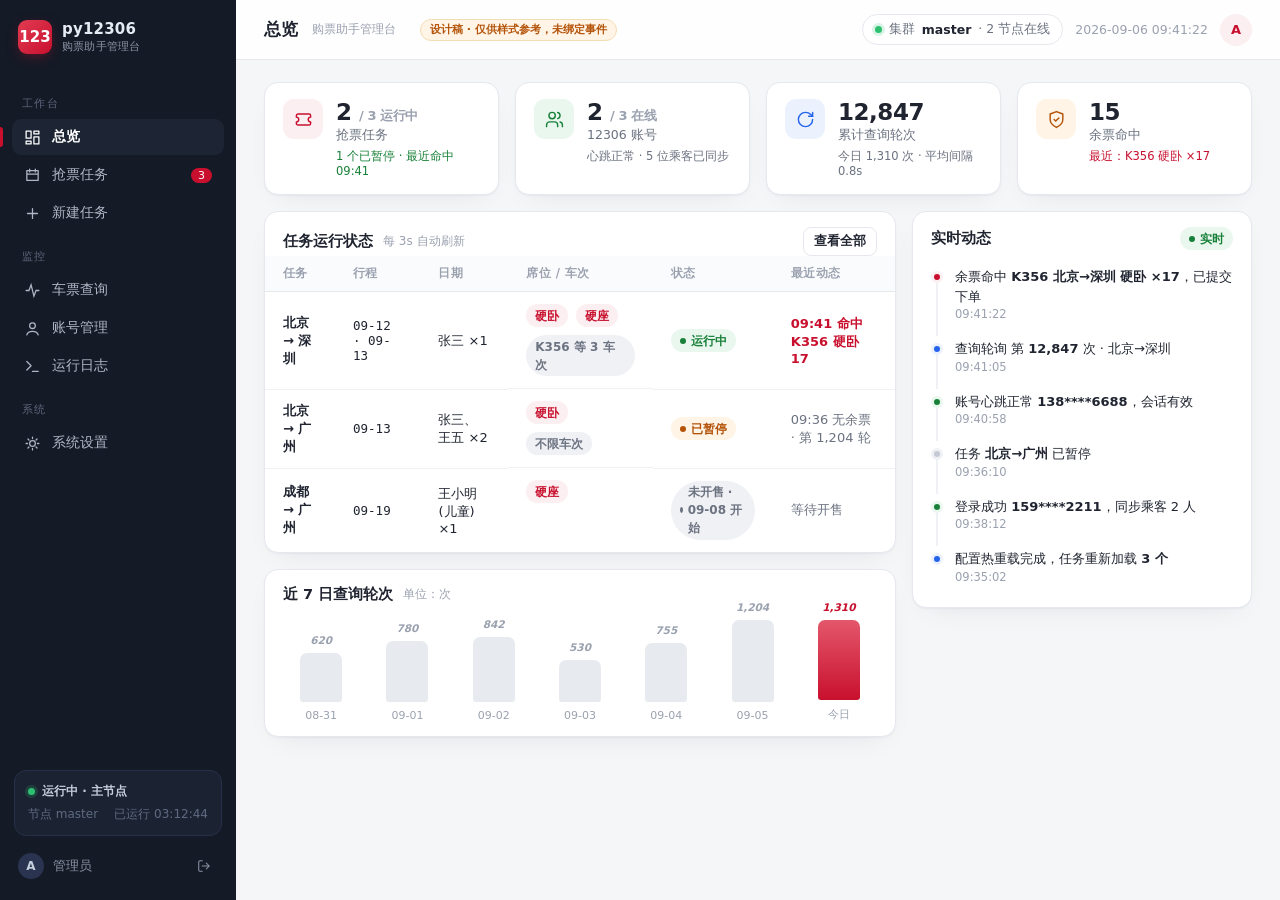
<file: reference_template/index.html>
<!doctype html>
<html lang="zh-CN">
<head>
<meta charset="utf-8">
<meta name="viewport" content="width=device-width, initial-scale=1">
<title>py12306 · 购票助手管理台（设计稿）</title>
<style>
/* ============ 设计变量 ============ */
:root{
  --red:      #C8102E;
  --red-hi:   #A50D27;
  --red-bg:   #FBEFF1;
  --ink:      #101828;
  --text:     #1F2430;
  --sub:      #6B7280;
  --faint:    #9AA1AF;
  --line:     #E6E8EE;
  --line-soft:#F0F1F5;
  --bg:       #F5F6F8;
  --card:     #FFFFFF;
  --ok:       #188038; --ok-bg:#E9F7EF;
  --warn:     #B45309; --warn-bg:#FFF4E5;
  --info:     #2563EB; --info-bg:#EBF2FE;
  --side:     #141A26;
  --side-sub: #8A93A6;
  --side-hov: #1D2534;
  --r-lg: 14px; --r-md: 10px;
  --shadow: 0 1px 2px rgba(16,24,40,.04), 0 10px 28px -14px rgba(16,24,40,.10);
}
*{box-sizing:border-box; margin:0; padding:0}
html,body{height:100%}
body{
  font-family:"Segoe UI", system-ui, -apple-system, "PingFang SC", "Microsoft YaHei", sans-serif;
  font-size:14px; color:var(--text); background:var(--bg);
  -webkit-font-smoothing:antialiased;
}
a{color:inherit; text-decoration:none; cursor:pointer}
button{font:inherit; border:0; background:none; cursor:pointer; color:inherit}
svg{display:block}
::selection{background:var(--red-bg)}

/* ============ 布局骨架 ============ */
.app{display:flex; min-height:100vh}
.sidebar{
  width:236px; flex-shrink:0; background:var(--side); color:#E6EAF2;
  display:flex; flex-direction:column; position:sticky; top:0; height:100vh;
}
.main{flex:1; min-width:0; display:flex; flex-direction:column}
.content{padding:22px 28px 40px; max-width:1500px; width:100%; margin:0 auto}

/* ============ 侧边栏 ============ */
.brand{display:flex; align-items:center; gap:10px; padding:20px 18px 18px}
.brand .logo{
  width:34px; height:34px; border-radius:9px; background:linear-gradient(135deg,#E23B52,var(--red));
  display:grid; place-items:center; color:#fff; font-weight:800; font-size:15px;
  box-shadow:0 4px 14px -4px rgba(200,16,46,.55);
}
.brand .name{font-size:15px; font-weight:700; letter-spacing:.2px}
.brand .name small{display:block; font-size:11px; font-weight:400; color:var(--side-sub); margin-top:1px}
.nav{padding:8px 12px; flex:1; overflow-y:auto}
.nav .group{font-size:11px; color:#5C657A; letter-spacing:.12em; padding:16px 10px 6px}
.nav a{
  display:flex; align-items:center; gap:11px; padding:9px 12px; margin:2px 0;
  border-radius:9px; color:#AEB6C6; font-size:13.5px; position:relative; transition:.15s;
}
.nav a svg{width:17px; height:17px; stroke-width:1.8}
.nav a:hover{background:var(--side-hov); color:#E6EAF2}
.nav a.on{background:var(--side-hov); color:#fff; font-weight:600}
.nav a.on::before{
  content:""; position:absolute; left:-12px; top:8px; bottom:8px; width:3px;
  border-radius:0 3px 3px 0; background:var(--red);
}
.nav a .bdg{
  margin-left:auto; font-size:11px; padding:1px 7px; border-radius:99px;
  background:rgba(255,255,255,.09); color:#C6CDDC;
}
.nav a .bdg.hot{background:var(--red); color:#fff}
.side-foot{padding:14px}
.node-card{
  background:#1B2333; border:1px solid #263048; border-radius:12px; padding:12px 13px; font-size:12px;
}
.node-card .row{display:flex; align-items:center; gap:7px; color:#C6CDDC}
.dot{width:7px; height:7px; border-radius:50%; background:#2FBF71; box-shadow:0 0 0 3px rgba(47,191,113,.18)}
.node-card .sub{color:#5F6A80; margin-top:6px; display:flex; justify-content:space-between}
.side-login{margin-top:10px; display:flex; align-items:center; gap:9px; color:#8A93A6; font-size:12.5px; padding:6px 4px}
.side-login .av{width:26px; height:26px; border-radius:50%; background:#2A3450; display:grid; place-items:center; color:#C6CDDC; font-size:12px; font-weight:700}
.side-login .out{margin-left:auto; width:28px; height:28px; display:grid; place-items:center; border-radius:8px}
.side-login .out:hover{background:#222C42; color:#fff}

/* ============ 顶栏 ============ */
.topbar{
  height:60px; flex-shrink:0; background:rgba(255,255,255,.86); backdrop-filter:blur(8px);
  border-bottom:1px solid var(--line); display:flex; align-items:center; gap:14px;
  padding:0 28px; position:sticky; top:0; z-index:20;
}
.topbar h1{font-size:16.5px; font-weight:700}
.topbar .crumb-sub{font-size:12px; color:var(--faint)}
.preview-chip{
  margin-left:10px; font-size:11px; font-weight:600; color:var(--warn);
  background:var(--warn-bg); border:1px solid #F3DDB4; padding:2.5px 9px; border-radius:99px;
}
.top-right{margin-left:auto; display:flex; align-items:center; gap:12px}
.cluster-pill{
  display:flex; align-items:center; gap:7px; font-size:12.5px; color:var(--sub);
  background:#fff; border:1px solid var(--line); padding:6px 12px; border-radius:99px;
}
.cluster-pill b{color:var(--text); font-weight:600}
.top-time{font-size:12.5px; color:var(--faint); font-variant-numeric:tabular-nums}
.top-av{width:32px; height:32px; border-radius:50%; background:var(--red-bg); color:var(--red); display:grid; place-items:center; font-weight:700; font-size:13px}

/* ============ 通用组件 ============ */
.view{display:none; animation:fade .18s ease}
.view.is-active{display:block}
@keyframes fade{from{opacity:0; transform:translateY(4px)} to{opacity:1; transform:none}}
.card{background:var(--card); border:1px solid var(--line); border-radius:var(--r-lg); box-shadow:var(--shadow)}
.card-h{display:flex; align-items:center; gap:10px; padding:15px 18px 0}
.card-h h3{font-size:14.5px; font-weight:700}
.card-h .sub{font-size:12px; color:var(--faint)}
.card-h .act{margin-left:auto; display:flex; gap:8px; align-items:center}

.btn{
  display:inline-flex; align-items:center; gap:7px; padding:8px 14px; border-radius:var(--r-md);
  font-size:13px; font-weight:600; border:1px solid transparent; transition:.15s; white-space:nowrap;
}
.btn svg{width:15px; height:15px; stroke-width:2}
.btn-primary{background:var(--red); color:#fff; box-shadow:0 6px 16px -8px rgba(200,16,46,.6)}
.btn-primary:hover{background:var(--red-hi)}
.btn-outline{background:#fff; border-color:var(--line); color:var(--text)}
.btn-outline:hover{border-color:#C9CEDA; background:#FAFBFC}
.btn-ghost{color:var(--sub)}
.btn-ghost:hover{background:var(--line-soft); color:var(--text)}
.btn-sm{padding:5px 10px; font-size:12.5px; border-radius:8px}
.btn[disabled]{opacity:.45; cursor:not-allowed; box-shadow:none}

.tag{display:inline-flex; align-items:center; gap:5px; font-size:12px; font-weight:600; padding:2.5px 9px; border-radius:99px; line-height:1.5}
.tag.ok{background:var(--ok-bg); color:var(--ok)}
.tag.warn{background:var(--warn-bg); color:var(--warn)}
.tag.info{background:var(--info-bg); color:var(--info)}
.tag.hot{background:var(--red-bg); color:var(--red)}
.tag.muted{background:var(--line-soft); color:var(--sub)}
.tag .d{width:6px; height:6px; border-radius:50%; background:currentColor}

input[type=text],input[type=password],input[type=number],input[type=datetime-local],select{
  font:inherit; color:var(--text); background:#fff; border:1px solid var(--line);
  border-radius:var(--r-md); padding:8px 12px; width:100%; outline:none; transition:.15s;
}
input[type=datetime-local]{height:40px}
input[type=datetime-local]:not(:disabled){color:var(--text);background:#fff}
input[type=datetime-local]:disabled{color:var(--faint);background:var(--line-soft);cursor:not-allowed}
input:focus,select:focus{border-color:var(--red); box-shadow:0 0 0 3px rgba(200,16,46,.09)}
input::placeholder{color:#B6BCC9}

.tgl{position:relative; width:38px; height:22px; flex-shrink:0}
.tgl input{position:absolute; opacity:0; width:100%; height:100%; cursor:pointer; margin:0}
.tgl i{position:absolute; inset:0; background:#D8DCE4; border-radius:99px; transition:.18s; pointer-events:none}
.tgl i::after{content:""; position:absolute; width:16px; height:16px; border-radius:50%; background:#fff; top:3px; left:3px; transition:.18s; box-shadow:0 1px 3px rgba(0,0,0,.25)}
.tgl input:checked + i{background:var(--red)}
.tgl input:checked + i::after{left:19px}

/* 表格 */
.table{width:100%; border-collapse:collapse; font-size:13px}
.table th{
  text-align:left; font-size:11.5px; font-weight:600; color:var(--faint); letter-spacing:.04em;
  padding:10px 18px; border-bottom:1px solid var(--line); background:#FAFBFC;
}
.table td{padding:12px 18px; border-bottom:1px solid var(--line-soft); vertical-align:middle}
.table tr:last-child td{border-bottom:0}
.table tbody tr:hover{background:#FAFBFD}
.mono{font-family:Consolas, "Cascadia Mono", monospace; font-size:12.5px}

/* ============ 总览 ============ */
.stats{display:grid; grid-template-columns:repeat(4,1fr); gap:16px; margin-bottom:16px}
.stat{background:var(--card); border:1px solid var(--line); border-radius:var(--r-lg); padding:16px 18px; box-shadow:var(--shadow); display:flex; gap:13px; align-items:flex-start}
.stat .ic{width:40px; height:40px; border-radius:11px; display:grid; place-items:center; flex-shrink:0}
.stat .ic svg{width:19px; height:19px; stroke-width:1.8}
.stat .v{font-size:23px; font-weight:800; letter-spacing:-.02em; line-height:1.15}
.stat .k{font-size:12.5px; color:var(--sub); margin-top:2px}
.stat .t{font-size:11.5px; margin-top:5px}
.ic.red{background:var(--red-bg); color:var(--red)}
.ic.ok{background:var(--ok-bg); color:var(--ok)}
.ic.info{background:var(--info-bg); color:var(--info)}
.ic.warn{background:var(--warn-bg); color:var(--warn)}
.dash-grid{display:grid; grid-template-columns:1fr 340px; gap:16px; align-items:start}
.chip-row{display:flex; gap:8px; flex-wrap:wrap}

/* 柱状图 */
.chart{display:flex; align-items:flex-end; gap:10px; height:132px; padding:16px 18px 14px}
.chart .c{flex:1; display:flex; flex-direction:column; align-items:center; gap:7px; height:100%; justify-content:flex-end}
.chart .c i{width:100%; max-width:42px; background:#E7EAEF; border-radius:7px 7px 3px 3px; position:relative}
.chart .c i b{position:absolute; top:-19px; left:0; right:0; text-align:center; font-size:10.5px; color:var(--faint); font-weight:600}
.chart .c.now i{background:linear-gradient(180deg,#E4576B,var(--red))}
.chart .c.now i b{color:var(--red)}
.chart .c span{font-size:11px; color:var(--faint)}

/* 动态时间线 */
.feed{padding:8px 18px 14px}
.feed .it{display:flex; gap:12px; padding:9px 0; position:relative}
.feed .it::before{content:""; position:absolute; left:5px; top:24px; bottom:-6px; width:2px; background:var(--line-soft)}
.feed .it:last-child::before{display:none}
.feed .fdot{width:12px; height:12px; border-radius:50%; margin-top:4px; flex-shrink:0; border:3px solid var(--red-bg); background:var(--red); position:relative; z-index:1}
.feed .it.ok .fdot{background:var(--ok); border-color:var(--ok-bg)}
.feed .it.info .fdot{background:var(--info); border-color:var(--info-bg)}
.feed .it.mut .fdot{background:#C4C9D4; border-color:var(--line-soft)}
.feed .tx{font-size:13px; line-height:1.5}
.feed .tx em{font-style:normal; font-weight:700}
.feed .tm{font-size:11.5px; color:var(--faint); margin-top:1px; font-variant-numeric:tabular-nums}

/* ============ 任务卡片 ============ */
.toolbar{display:flex; align-items:center; gap:10px; margin-bottom:16px}
.toolbar h2{font-size:16.5px; font-weight:700}
.toolbar .cnt{font-size:12.5px; color:var(--faint)}
.toolbar .sp{margin-left:auto; display:flex; gap:9px}
.job{background:var(--card); border:1px solid var(--line); border-radius:var(--r-lg); box-shadow:var(--shadow); padding:16px 18px; margin-bottom:12px}
.job .l1{display:flex; align-items:center; gap:10px}
.job .route{font-size:15.5px; font-weight:700; display:flex; align-items:center; gap:8px}
.job .route svg{width:15px; height:15px; color:var(--red)}
.job .l1 .tag{margin-left:0}
.job .l1 .acts{margin-left:auto; display:flex; gap:4px}
.job .l2{display:flex; flex-wrap:wrap; gap:7px; margin-top:11px; align-items:center}
.job .l3{display:flex; gap:18px; margin-top:12px; padding-top:12px; border-top:1px dashed var(--line); font-size:12.5px; color:var(--sub); flex-wrap:wrap}
.job .l3 b{color:var(--text); font-weight:600}
.job .l3 .hit{color:var(--red); font-weight:700}
.job.paused{opacity:.72}
.icon-btn{
  width:30px; height:30px; border-radius:8px; display:grid; place-items:center; color:var(--sub); transition:.15s;
}
.icon-btn svg{width:15.5px; height:15.5px; stroke-width:1.8}
.icon-btn:hover{background:var(--line-soft); color:var(--text)}
.icon-btn.danger:hover{background:var(--red-bg); color:var(--red)}

/* ============ 新建任务 ============ */
.new-grid{display:grid; grid-template-columns:1fr 308px; gap:18px; align-items:start}
.form-sec{background:var(--card); border:1px solid var(--line); border-radius:var(--r-lg); box-shadow:var(--shadow); margin-bottom:14px}
.form-sec .fh{display:flex; align-items:center; gap:11px; padding:14px 18px; border-bottom:1px solid var(--line-soft)}
.form-sec .fh .no{width:23px; height:23px; border-radius:7px; background:var(--red-bg); color:var(--red); font-size:12.5px; font-weight:800; display:grid; place-items:center}
.form-sec .fh h3{font-size:14px; font-weight:700}
.form-sec .fh .sub{font-size:12px; color:var(--faint)}
.form-sec .fb{padding:16px 18px 18px}
.frow{display:flex; gap:12px; margin-bottom:14px}
.frow:last-child{margin-bottom:0}
.f-col{flex:1; min-width:0}
.f-lab{font-size:12.5px; font-weight:600; color:var(--sub); margin-bottom:7px; display:flex; align-items:center; gap:7px}
.f-lab .opt-x{font-weight:400; color:var(--faint); font-size:11.5px}
select.ctl{padding:8.5px 12px}

/* 日历 */
.cal-wrap{border:1px solid var(--line); border-radius:12px; padding:13px 14px 14px; background:#FCFCFD}
.cal-head{display:flex; align-items:center; margin-bottom:9px; padding:0 2px}
.cal-head b{font-size:13.5px}
.cal-head .rng{margin-left:auto; font-size:12px; color:var(--red); font-weight:600; background:var(--red-bg); padding:3px 10px; border-radius:99px}
.cal{display:grid; grid-template-columns:repeat(7,1fr); gap:5px}
.cal b{font-size:11px; color:var(--faint); text-align:center; font-weight:600; padding:3px 0}
.cal .d{
  aspect-ratio:1; display:grid; place-items:center; font-size:12.5px; border-radius:9px;
  color:var(--text); border:1px solid transparent; transition:.12s; font-variant-numeric:tabular-nums;
}
.cal .d:hover{border-color:#D8DCE4; background:#fff}
.cal .d.today{border-color:var(--red); color:var(--red); font-weight:700}
.cal .d.on{background:var(--red); color:#fff; font-weight:700; box-shadow:0 5px 12px -5px rgba(200,16,46,.55)}
.cal .d.on:hover{border-color:var(--red)}
.cal .d.dis{color:#C7CCD6; background:#F3F4F7; pointer-events:none}
.date-chips{display:flex; gap:8px; margin-top:11px; flex-wrap:wrap}
.date-chip{display:inline-flex; align-items:center; gap:7px; font-size:12.5px; font-weight:600; background:var(--red-bg); color:var(--red-hi); border-radius:99px; padding:5px 6px 5px 12px}
.date-chip button{width:18px; height:18px; border-radius:50%; display:grid; place-items:center; color:var(--red)}
.date-chip button:hover{background:rgba(200,16,46,.15)}
.date-chip .add{background:#fff; border:1px dashed #DBDCE2; color:var(--sub); padding:5px 12px; cursor:pointer}

/* 区间 */
.pair{display:grid; grid-template-columns:1fr 26px 1fr 30px; gap:10px; align-items:center; margin-bottom:10px}
.pair .arr{color:var(--faint); display:grid; place-items:center}
.pair .arr svg{width:16px; height:16px}
.pair .del{width:30px; height:30px; display:grid; place-items:center; color:var(--faint); border-radius:8px}
.pair .del:hover{background:var(--red-bg); color:var(--red)}
.pair-add{
  border:1.5px dashed #D8DCE4; border-radius:10px; padding:9px; text-align:center; color:var(--sub);
  font-size:12.5px; font-weight:600; cursor:pointer; transition:.15s;
}
.pair-add:hover{border-color:var(--red); color:var(--red); background:var(--red-bg)}
.hint{font-size:11.5px; color:var(--faint); margin-top:7px; line-height:1.6}

/* 乘客 / 座位 chips */
.opt{
  display:inline-flex; align-items:center; gap:7px; border:1px solid var(--line); border-radius:99px;
  padding:6.5px 14px; font-size:13px; font-weight:500; cursor:pointer; transition:.13s; background:#fff;
}
.opt:hover{border-color:#C9CEDA}
.opt:has(input:checked){border-color:var(--red); background:var(--red-bg); color:var(--red-hi); font-weight:600}
.opt .ck{width:7px; height:7px; border-radius:50%; background:#D8DCE4; transition:.13s}
.opt:has(input:checked) .ck{background:var(--red)}
.opt input{display:none}
.chips{display:flex; flex-wrap:wrap; gap:9px}
.m-tag{display:inline-flex; align-items:center; gap:8px; border-radius:99px; padding:6.5px 14px; font-size:13px; font-weight:600}
.m-tag i{width:22px; height:22px; border-radius:50%; display:grid; place-items:center; font-style:normal; font-size:11px; color:#fff}
.m-tag .x{color:var(--faint); font-size:11px}
.switch-row{display:flex; align-items:center; gap:10px; font-size:13px; padding:11px 14px; border:1px solid var(--line); border-radius:10px; background:#FCFCFD}
.switch-row .k2{margin-left:auto; font-size:11.5px; color:var(--faint)}

/* 车次 tag input */
.tagbox{border:1px solid var(--line); border-radius:var(--r-md); padding:7px 8px; display:flex; flex-wrap:wrap; gap:7px; background:#fff}
.tagbox .t{display:inline-flex; align-items:center; gap:6px; background:var(--line-soft); border-radius:7px; padding:4.5px 6px 4.5px 10px; font-size:12.5px; font-weight:600}
.tagbox .t em{font-style:normal; color:var(--sub); cursor:pointer; font-size:11px}
.tagbox .t:hover .em{color:var(--red)}
.tagbox input{border:0; box-shadow:none !important; padding:5px 6px; flex:1; min-width:110px}

.seg{display:inline-flex; border:1px solid var(--line); border-radius:99px; padding:3px; background:#fff; gap:2px}
.seg span{padding:5.5px 14px; font-size:12.5px; font-weight:600; color:var(--sub); border-radius:99px; cursor:pointer}
.seg span.on{background:var(--red-bg); color:var(--red-hi)}
.seg span:hover{color:var(--text)}
.seg span.on:hover{color:var(--red-hi)}

/* 策略摘要 */
.summary{position:sticky; top:78px}
.summary .card{overflow:hidden}
.summary .sh{background:linear-gradient(160deg,#1C2436,#141A26); color:#fff; padding:15px 18px}
.summary .sh h3{font-size:14px; font-weight:700; display:flex; align-items:center; gap:8px}
.summary .sh .sub{font-size:11.5px; color:#8A93A6; margin-top:3px}
.sum-rows{padding:6px 18px 14px}
.sum-rows .r{display:flex; gap:12px; padding:9.5px 0; border-bottom:1px dashed var(--line-soft); font-size:12.8px}
.sum-rows .r:last-child{border-bottom:0}
.sum-rows .k{width:62px; flex-shrink:0; color:var(--faint)}
.sum-rows .v{font-weight:600; line-height:1.55}
.sum-rows .v small{display:block; color:var(--faint); font-weight:400; font-size:11.5px}
.sum-foot{padding:13px 18px 16px; display:flex; gap:9px}
.sum-foot .btn{flex:1; justify-content:center}

/* ============ 账号管理 ============ */
.acc-grid{display:grid; grid-template-columns:1fr 372px; gap:16px; align-items:start}
.auth{
  width:32px; height:32px; border-radius:50%; display:grid; place-items:center;
  font-size:12px; font-weight:800; color:#fff; flex-shrink:0;
}
.auth.a1{background:linear-gradient(135deg,#E23B52,#C8102E)}
.auth.a2{background:linear-gradient(135deg,#4F7DF3,#2563EB)}
.auth.a3{background:linear-gradient(135deg,#37B783,#188038)}
.cell-user{display:flex; align-items:center; gap:10px}
.cell-user b{font-size:13.5px}
.cell-user small{display:block; color:var(--faint); font-size:11.5px}

/* 添加账号抽屉 */
.addacc .ah{padding:16px 18px 0; display:flex; align-items:center}
.addacc .ah h3{font-size:15px; font-weight:700}
.addacc .ah .x{margin-left:auto}
.tabs{display:flex; gap:2px; padding:13px 18px 0; border-bottom:1px solid var(--line); position:relative}
.tabs button{padding:9px 4px; margin-right:22px; font-size:13.5px; font-weight:600; color:var(--sub); position:relative}
.tabs button.on{color:var(--red)}
.tabs button.on::after{content:""; position:absolute; left:0; right:0; bottom:-1px; height:2.5px; background:var(--red); border-radius:2px}
.qr-zone{display:flex; flex-direction:column; align-items:center; gap:12px; padding:22px 18px}
.qr-box{
  width:164px; height:164px; border-radius:14px; border:1.5px dashed #C9CEDA; background:#FCFCFD;
  display:grid; place-items:center; position:relative;
}
.qr-mask{position:absolute; inset:0; display:grid; place-items:center; background:rgba(255,255,255,.55); border-radius:14px; font-size:12px; color:var(--warn); font-weight:600}
.qr-status{font-size:12.5px; color:var(--sub); display:flex; align-items:center; gap:7px}
.spin{width:13px; height:13px; border-radius:50%; border:2px solid var(--red-bg); border-top-color:var(--red); animation:sp 1s linear infinite}
@keyframes sp{to{transform:rotate(360deg)}}
.sync-note{margin:0 18px 18px; background:var(--info-bg); border-radius:10px; padding:10px 12px; font-size:12px; color:#1D4FBF; line-height:1.6; display:flex; gap:8px}
.sync-note svg{width:14px; height:14px; flex-shrink:0; margin-top:2px}

/* ============ 余票监测 ============ */
.filter-bar{display:flex; align-items:center; gap:10px; background:var(--card); border:1px solid var(--line); border-radius:var(--r-lg); padding:11px 14px; margin-bottom:14px; box-shadow:var(--shadow)}
.filter-bar select{width:auto; padding:7px 11px; font-size:12.5px}
.filter-bar .live{margin-left:auto; display:flex; align-items:center; gap:8px; font-size:12px; color:var(--faint); font-variant-numeric:tabular-nums}
.filter-bar .live .dot{width:7px; height:7px}
.rest-hit{display:inline-block; min-width:34px; text-align:center; font-weight:800; font-size:13.5px; color:#fff; background:var(--red); border-radius:7px; padding:2.5px 9px; box-shadow:0 4px 10px -4px rgba(200,16,46,.5)}
.rest-0{color:var(--faint); font-weight:600}
tr.hit-row{background:linear-gradient(90deg, var(--red-bg), transparent 65%)}
tr.hit-row:hover{background:var(--red-bg)}
.ticket-query{display:grid; grid-template-columns:repeat(12,1fr); gap:12px; padding:16px 18px 14px; border-bottom:1px solid var(--line-soft)}
.ticket-query .field{min-width:0; grid-column:span 3}
.ticket-query .field.route,.ticket-query .field.date{grid-column:span 2}
.ticket-query .field label,.filter-panel label{display:block; font-size:11.5px; color:var(--sub); font-weight:600; margin-bottom:6px}
.ticket-query .field input,.ticket-query .field select{height:36px}
.route-input{position:relative}
.route-input svg{position:absolute; right:10px; top:10px; width:16px; height:16px; color:var(--faint)}
.query-actions{grid-column:span 2; display:flex; align-items:flex-end; gap:8px}
.query-actions .btn{height:36px; justify-content:center; flex:1}
.query-switch{display:flex; align-items:center; gap:8px; color:var(--sub); font-size:12px; padding-top:8px}
.date-strip{display:flex; gap:7px; overflow:auto; padding:12px 18px; border-bottom:1px solid var(--line-soft); scrollbar-width:thin}
.date-tab{min-width:76px; padding:7px 10px; border:1px solid transparent; border-radius:9px; text-align:center; color:var(--sub); flex-shrink:0; cursor:pointer}
.date-tab b{display:block; font-size:13px; color:var(--text)}
.date-tab small{display:block; font-size:11px; margin-top:2px}
.date-tab:hover{background:var(--line-soft)}
.date-tab.on{background:var(--red-bg); border-color:#F1C2C9; color:var(--red)}
.date-tab.on b{color:var(--red)}
.filter-panel{display:flex; align-items:flex-end; gap:12px; flex-wrap:wrap; padding:12px 18px; background:#FCFCFD; border-bottom:1px solid var(--line-soft)}
.filter-panel .filter-field{min-width:130px}
.filter-panel select{height:32px; padding:6px 10px; font-size:12px}
.filter-panel .check{display:flex; align-items:center; gap:7px; height:32px; padding:0 4px; color:var(--sub); font-size:12px; white-space:nowrap}
.filter-panel .check input{accent-color:var(--red)}
.filter-panel .clear{margin-left:auto; color:var(--red); font-size:12px; font-weight:600; height:32px; padding:0 5px}
.query-meta{display:flex; align-items:center; gap:10px; padding:13px 18px 11px}
.query-meta h3{font-size:14.5px}
.query-meta .sub{color:var(--faint); font-size:12px}
.query-meta .sort{margin-left:auto; display:flex; align-items:center; gap:8px; color:var(--sub); font-size:12px}
.query-meta .sort select{width:128px; height:31px; padding:5px 9px; font-size:12px}
.sort-dir{width:30px; height:30px; border:1px solid var(--line); border-radius:8px; display:grid; place-items:center; background:#fff}
.sort-dir svg{width:15px; height:15px}
.ticket-table-wrap{overflow-x:auto; border-top:1px solid var(--line)}
.ticket-table{min-width:1110px}
.ticket-table th{white-space:nowrap; padding:10px 14px}
.ticket-table td{padding:12px 14px; white-space:nowrap}
.ticket-table th:first-child,.ticket-table td:first-child{padding-left:18px}
.train-cell b{display:block; font-size:14px; color:var(--ink)}
.train-cell small{display:block; color:var(--faint); font-size:11px; margin-top:3px}
.station-cell b{display:block; font-size:13px}
.station-cell small{display:block; color:var(--faint); font-size:11px; margin-top:3px}
.time-cell b{font-size:18px; letter-spacing:.01em}
.time-cell small{display:block; color:var(--sub); font-size:11px; margin-top:2px}
.duration{color:var(--sub); font-size:12px}
.seat-cell{text-align:center; min-width:72px}
.seat-value{font-size:12.5px; font-weight:700; color:var(--ok)}
.seat-value.none{color:var(--faint); font-weight:500}
.seat-value.wait{color:var(--warn)}
.ticket-row.hit{background:linear-gradient(90deg,#FFF9F9,transparent 82%)}
.ticket-row:hover{background:#FAFBFD}
.row-actions{display:flex; gap:6px; align-items:center}
.row-actions .btn{padding:5px 8px; font-size:11.5px}
.empty-results{display:none; padding:44px 20px; text-align:center; color:var(--sub)}
.empty-results strong{display:block; color:var(--text); font-size:14px; margin-bottom:6px}
.task-modal{position:fixed; inset:0; z-index:50; display:none; align-items:center; justify-content:center; padding:20px; background:rgba(16,24,40,.38)}
.task-modal.open{display:flex}
.task-dialog{width:min(440px,100%); background:#fff; border:1px solid var(--line); border-radius:var(--r-lg); box-shadow:0 24px 70px -20px rgba(16,24,40,.35); overflow:hidden}
.task-dialog .dh{display:flex; align-items:center; padding:16px 18px; border-bottom:1px solid var(--line-soft)}
.task-dialog .dh h3{font-size:15px}
.task-dialog .dh button{margin-left:auto; color:var(--sub); width:28px; height:28px; border-radius:7px}
.task-dialog .dh button:hover{background:var(--line-soft); color:var(--text)}
.task-dialog .db{padding:16px 18px 18px}
.task-dialog .ticket-preview{padding:10px 12px; background:var(--red-bg); border-radius:9px; color:var(--red-hi); font-size:12.5px; margin-bottom:14px}
.task-option{display:flex; align-items:center; gap:10px; padding:11px 12px; border:1px solid var(--line); border-radius:9px; margin-bottom:8px; cursor:pointer}
.task-option:hover{border-color:#C9CEDA; background:#FCFCFD}
.task-option input{accent-color:var(--red)}
.task-option b{font-size:13px}
.task-option small{display:block; color:var(--faint); margin-top:3px}
.task-dialog .df{display:flex; justify-content:flex-end; gap:8px; padding:0 18px 18px}
@media (max-width:900px){.ticket-query{grid-template-columns:repeat(2,1fr)}.ticket-query .field,.ticket-query .field.route,.ticket-query .field.date,.query-actions{grid-column:span 1}}
@media (max-width:560px){.ticket-query{grid-template-columns:1fr}.ticket-query .field,.ticket-query .field.route,.ticket-query .field.date,.query-actions{grid-column:span 1}.query-meta{align-items:flex-start; flex-wrap:wrap}.query-meta .sort{width:100%; margin-left:0}}

/* ============ 日志 ============ */
.term-toolbar{display:flex; align-items:center; gap:8px; padding:12px 14px; border-bottom:1px solid #1E2637}
.lv-chip{font-size:12px; font-weight:600; padding:4.5px 11px; border-radius:99px; color:#8A93A6; background:#1B2333}
.lv-chip.on{background:var(--red); color:#fff}
.term-search{margin-left:auto; width:200px; background:#1B2333; border-color:#2A3450; color:#C6CDDC; font-size:12px; padding:6.5px 10px}
.term{background:#0F1420; border-radius:0 0 var(--r-lg) var(--r-lg); padding:13px 16px 16px; font-family:Consolas,"Cascadia Mono",monospace; font-size:12.3px; line-height:1.9; color:#C8D0E0}
.term .ts{color:#5B6478; margin-right:10px}
.l-INFO{color:#7FB3F5}.l-WARN{color:#F5C044}.l-ERROR{color:#F87171}.l-EVENT{color:#F08FB0}.l-OK{color:#5FD39A}
.term .hl{background:rgba(200,16,46,.28); border-radius:3px; padding:0 3px; color:#FFD3DA}

/* ============ 设置 ============ */
.set-grid{display:grid; grid-template-columns:repeat(2,1fr); gap:16px; align-items:start}
.set-row{display:flex; align-items:center; gap:12px; padding:12.5px 18px; border-bottom:1px solid var(--line-soft)}
.set-row:last-child{border-bottom:0}
.set-row .k{font-size:13px; font-weight:600}
.set-row .d{font-size:11.5px; color:var(--faint); margin-top:2px; line-height:1.5}
.set-row .ctrl{margin-left:auto; display:flex; align-items:center; gap:9px; flex-shrink:0}
.set-row .ctrl input,.set-row .ctrl select{width:auto; padding:7px 10px; font-size:12.5px}
.noti-ic{width:32px; height:32px; border-radius:9px; display:grid; place-items:center; flex-shrink:0}
.noti-ic svg{width:16px; height:16px; stroke-width:1.8}

/* ============ 登录页 ============ */
.login-wrap{min-height:calc(100vh - 60px); display:grid; place-items:center; padding:40px 20px;
  background:
    radial-gradient(900px 420px at 12% -8%, rgba(200,16,46,.07), transparent 60%),
    radial-gradient(800px 400px at 105% 108%, rgba(37,99,235,.06), transparent 60%), var(--bg);
}
.login-card{width:380px; background:#fff; border:1px solid var(--line); border-radius:18px; box-shadow:0 24px 60px -24px rgba(16,24,40,.18); padding:34px 32px 28px}
.login-card .lb{text-align:center; margin-bottom:26px}
.login-card .lb .logo{width:46px; height:46px; border-radius:13px; margin:0 auto 13px; background:linear-gradient(135deg,#E23B52,var(--red)); display:grid; place-items:center; color:#fff; font-weight:800; font-size:19px; box-shadow:0 10px 24px -8px rgba(200,16,46,.55)}
.login-card .lb h2{font-size:18px; font-weight:800}
.login-card .lb p{font-size:12.5px; color:var(--faint); margin-top:5px}
.login-card .fld{margin-bottom:14px}
.login-card .fld label{font-size:12.5px; font-weight:600; color:var(--sub); display:block; margin-bottom:7px}
.login-card .pwd-suf{position:relative}
.login-card .pwd-suf .eye{position:absolute; right:11px; top:50%; transform:translateY(-50%); color:var(--faint); display:grid}
.login-card .pwd-suf .eye svg{width:15px; height:15px}
.login-card .btn{width:100%; justify-content:center; padding:10.5px; font-size:14px; border-radius:11px}
.login-card .lf{display:flex; justify-content:space-between; margin-top:16px; font-size:12px; color:var(--faint)}
.login-card .lf a{color:var(--red); font-weight:600}
.login-foot{text-align:center; margin-top:18px; font-size:11.5px; color:var(--faint)}

@media (max-width:1180px){
  .stats{grid-template-columns:repeat(2,1fr)}
  .dash-grid,.new-grid,.acc-grid{grid-template-columns:1fr}
  .summary{position:static}
  .set-grid{grid-template-columns:1fr}
}
.selection-bar{display:none;align-items:center;gap:10px;padding:10px 18px;background:var(--red-bg);border-top:1px solid #f3d5d9;border-bottom:1px solid #f3d5d9;color:var(--red)}.selection-bar.open{display:flex}.selection-bar strong{font-size:13px}.selection-bar small{color:var(--sub)}.selection-bar .actions{margin-left:auto}.row-check{width:16px;height:16px;accent-color:var(--red)}
.view#view-monitor > .panel{margin-bottom:16px;overflow:hidden}
.view#view-monitor .query{display:grid;grid-template-columns:repeat(12,1fr);gap:12px;padding:16px 18px 14px;border-bottom:1px solid var(--line-soft)}
.view#view-monitor .query .field{grid-column:span 2;min-width:0}.view#view-monitor .query .field label,.view#view-monitor .filter label{display:block;font-size:11.5px;color:var(--sub);font-weight:600;margin-bottom:6px}
.view#view-monitor .query input,.view#view-monitor .query select{height:36px;width:100%;padding:8px 12px}.view#view-monitor .query .btn{grid-column:span 2;align-self:end;align-items:center;justify-content:center;height:36px;background:var(--red);color:#fff;border-color:var(--red)}
.view#view-monitor .dates{display:flex;gap:7px;overflow:auto;padding:12px 18px;border-bottom:1px solid var(--line-soft)}.view#view-monitor .date{min-width:76px;padding:7px 10px;border:1px solid transparent;border-radius:9px;text-align:center;color:var(--sub);background:transparent;cursor:pointer}.view#view-monitor .date b,.view#view-monitor .date small{display:block}.view#view-monitor .date b{font-size:13px;color:var(--text)}.view#view-monitor .date small{font-size:11px;margin-top:2px}.view#view-monitor .date.on{background:var(--red-bg);border-color:#F1C2C9;color:var(--red)}.view#view-monitor .date.on b{color:var(--red)}
.view#view-monitor .filter{display:block;padding:8px 18px 10px;background:#FCFCFD;border-bottom:1px solid var(--line-soft)}.view#view-monitor .filter-row{display:flex;align-items:flex-start;gap:12px;min-height:34px;padding:5px 0;border-bottom:1px solid #F0F1F4}.view#view-monitor .filter-row:last-of-type{border-bottom:0}.view#view-monitor .filter-label{flex:0 0 64px;color:var(--ink);font-size:12px;font-weight:700;line-height:24px}.view#view-monitor .filter-options{display:flex;align-items:center;flex:1;flex-wrap:wrap;gap:4px 12px;min-width:0}.view#view-monitor .filter-option{display:inline-flex;align-items:center;gap:5px;min-height:24px;padding:2px 5px;border-radius:5px;color:var(--sub);font-size:12px;line-height:20px;cursor:pointer;white-space:nowrap}.view#view-monitor .filter-option:hover{background:#F1F4F8;color:var(--ink)}.view#view-monitor .filter-option input{width:14px;height:14px;margin:0;accent-color:var(--red)}.view#view-monitor .filter-option:has(input:checked){color:var(--ink);font-weight:600}.view#view-monitor .filter-option.filter-all{color:#2865BF}.view#view-monitor .filter-option.filter-all:has(input:checked){background:#EAF1FF;color:#2865BF}.view#view-monitor .filter-mode-row{align-items:center}.view#view-monitor .filter-mode-row .filter-options{flex:none}.view#view-monitor .filter-footer{display:flex;align-items:center;gap:12px;padding-top:8px}.view#view-monitor .filter-footer .check{display:flex;align-items:center;gap:7px;height:30px;color:var(--sub);font-size:12px;white-space:nowrap}.view#view-monitor .filter-footer .check input{accent-color:var(--red)}.view#view-monitor .filter-actions{display:flex;align-items:center;gap:12px;margin-left:auto}.view#view-monitor .filter .clear{margin-left:0;color:var(--red);font-size:12px;font-weight:600;height:30px;padding:0 5px;border:0;background:none;cursor:pointer}.view#view-monitor .filter-apply{height:30px;padding:0 14px;border:1px solid var(--warn);border-radius:6px;background:var(--warn);color:#fff;font-size:12px;font-weight:700;cursor:pointer}.view#view-monitor .filter-apply:hover{filter:brightness(.96)}
.view#view-monitor [data-transfer-filter][hidden]{display:none}
/* ===== 紧凑筛选面板 ===== */
.view#view-monitor .filter{padding:6px 16px 8px;background:#fff}
.view#view-monitor .filter-row{align-items:center;gap:8px;min-height:30px;padding:3px 0;border-bottom:0}
.view#view-monitor .filter-row + .filter-row{border-top:1px solid #f4f5f7}
.view#view-monitor .filter-label{flex-basis:60px;font-size:11.5px;line-height:24px;color:#344054}
.view#view-monitor .filter-options{gap:2px 10px}
.view#view-monitor .filter label.filter-option{display:inline-flex;align-items:center;position:relative;min-height:24px;margin:0;padding:2px 8px;border:1px solid transparent;border-radius:5px;color:#667085;font-size:11.5px;line-height:18px}
.view#view-monitor .filter-option input{position:absolute;width:1px;height:1px;opacity:0;pointer-events:none}
.view#view-monitor .filter-option:hover{background:#f5f7fa;color:#344054}
.view#view-monitor .filter label.filter-option:has(input:checked){border-color:#f3c7ce;background:#fff2f4;color:var(--red);font-weight:700}
.view#view-monitor .filter-option.filter-all{color:#667085}
.view#view-monitor .filter label.filter-option.filter-all:has(input:checked){border-color:#f3c7ce;background:#fff2f4;color:var(--red)}
.view#view-monitor .filter-mode-row{padding-top:2px;padding-bottom:4px}
.view#view-monitor .filter-mode-params{display:flex;align-items:center;gap:10px;margin-left:auto}.view#view-monitor .filter-mode-param{display:flex;align-items:center;gap:5px}.view#view-monitor .filter label.filter-mode-param{margin:0;color:#667085;font-size:11.5px}.view#view-monitor .filter-mode-param select{width:108px;height:28px;padding:3px 8px;font-size:11.5px}.view#view-monitor .filter-mode-param:first-child select{width:100px}
.view#view-monitor .filter-footer{min-height:34px;padding-top:5px;border-top:1px solid #eceff3}
.view#view-monitor .filter-footer .check{height:28px;margin:0;padding:0 6px;font-size:11.5px}
.view#view-monitor .filter-actions{gap:8px}
.view#view-monitor .filter .clear,.view#view-monitor .filter-apply{height:28px}
.view#view-monitor .bar{display:flex;align-items:center;gap:10px;padding:15px 18px}.view#view-monitor .bar h2{font-size:14.5px;margin:0}.view#view-monitor .bar small{color:var(--faint);font-size:12px}.view#view-monitor .bar .sort{margin-left:auto;display:flex;align-items:center;gap:8px;color:var(--sub);font-size:12px}.view#view-monitor .bar .sort select{width:128px;height:31px;padding:5px 9px}.view#view-monitor .dir{width:30px;height:30px;padding:0}
.view#view-monitor .scroll{overflow-x:auto;border-top:1px solid var(--line)}.view#view-monitor .table{width:100%;min-width:1100px;table-layout:fixed}.view#view-monitor .table th{white-space:nowrap;padding:10px 14px}.view#view-monitor .table td{padding:12px 14px;white-space:nowrap}.view#view-monitor .table th:first-child,.view#view-monitor .table td:first-child{padding-left:18px}.view#view-monitor .train b,.view#view-monitor .station b,.view#view-monitor .time b{display:block}.view#view-monitor .train b{font-size:14px;color:var(--ink)}.view#view-monitor .train small,.view#view-monitor .station small,.view#view-monitor .time small{display:block;color:var(--faint);font-size:11px;margin-top:3px}.view#view-monitor .time b{font-size:18px}.view#view-monitor .duration{color:var(--sub);font-size:12px}.view#view-monitor .seat{text-align:center;min-width:72px}.view#view-monitor .seat strong{font-size:12.5px;color:var(--ok)}.view#view-monitor .seat strong.none{color:var(--faint);font-weight:500}.view#view-monitor .seat strong.wait{color:var(--warn)}.view#view-monitor .actions{display:flex;gap:6px;align-items:center}.view#view-monitor .actions .btn{height:30px;padding:0 8px;font-size:11.5px}.view#view-monitor .empty{padding:44px 20px;text-align:center;color:var(--sub)}
@media(max-width:900px){.view#view-monitor .query{grid-template-columns:repeat(2,1fr)}.view#view-monitor .query .field,.view#view-monitor .query .btn{grid-column:span 1}}@media(max-width:560px){.view#view-monitor .query{grid-template-columns:1fr}.view#view-monitor .query .field,.view#view-monitor .query .btn{grid-column:span 1}.view#view-monitor .bar{align-items:flex-start;flex-wrap:wrap}.view#view-monitor .bar .sort{width:100%;margin-left:0}}@media(max-width:900px){.view#view-monitor .filter-row{gap:8px}.view#view-monitor .filter-label{flex-basis:72px}.view#view-monitor .filter-options{gap:3px 8px}}@media(max-width:560px){.view#view-monitor .filter{padding-left:12px;padding-right:12px}.view#view-monitor .filter-row{display:block}.view#view-monitor .filter-label{display:block;margin-bottom:3px}.view#view-monitor .filter-footer{flex-wrap:wrap}.view#view-monitor .filter-actions{margin-left:auto}}
.task-dialog .preview{padding:10px 12px;background:var(--red-bg);border-radius:9px;color:var(--red-hi);font-size:12.5px;line-height:1.55;margin-bottom:14px}.task-dialog .choice{display:flex;align-items:flex-start;gap:10px;padding:11px 12px;border:1px solid var(--line);border-radius:9px;margin:8px 0;cursor:pointer}.task-dialog .choice:hover{border-color:#C9CEDA;background:#FCFCFD}.task-dialog .choice input{margin:3px 0 0;accent-color:var(--red);flex-shrink:0}.task-dialog .choice span{min-width:0;line-height:1.45}.task-dialog .choice b{display:block;font-size:13px}.task-dialog .choice small{display:block;color:var(--faint);font-size:11.5px;margin-top:3px}.task-dialog .df .btn.primary{background:var(--red);border-color:var(--red);color:#fff}.task-dialog .df .btn{height:34px;padding:0 14px;border-radius:8px}.sort-head{display:inline-flex;align-items:center;gap:6px;border:0;background:none;padding:0;color:inherit;font:inherit;font-size:11.5px;font-weight:600;cursor:pointer}.sort-arrows{display:inline-flex;flex-direction:column;gap:2px;justify-content:center}.sort-arrows i{display:block;width:0;height:0;border-left:4px solid transparent;border-right:4px solid transparent}.sort-arrows .up{border-bottom:5px solid var(--faint)}.sort-arrows .down{border-top:5px solid var(--faint)}.sort-head.active{color:var(--red)}.sort-head.active .sort-arrows .up{border-bottom-color:var(--red)}.sort-head.active .sort-arrows .down{border-top-color:var(--red)}.sort-head.sort-up .sort-arrows .down,.sort-head.sort-down .sort-arrows .up{display:none}.clear-sort{height:30px;padding:0 10px;border:1px solid var(--line);border-radius:8px;background:#fff;color:var(--sub);font-size:12px;cursor:pointer}.clear-sort:hover{border-color:#C9CEDA;color:var(--red);background:var(--red-bg)}.transfer-badge{display:inline-flex;align-items:center;padding:2px 6px;border-radius:5px;background:#fff4e5;color:var(--warn);font-size:10.5px;font-weight:700;margin-top:3px}td.tname{width:225px;min-width:225px}.tdur{width:140px;min-width:140px}.view#view-monitor .tcell{padding:8px 14px}.view#view-monitor .tleg{position:relative;min-height:54px;display:flex;flex-direction:column;justify-content:flex-start;gap:3px}.view#view-monitor .tleg b{font-size:13px;color:var(--ink)}.view#view-monitor .tleg small{font-size:11px;color:var(--faint)}.view#view-monitor .tleg i{position:absolute;left:0;top:54px;width:100%;height:1px;background:var(--line-soft)}.view#view-monitor .tleg.l2{background:#FAFBFD}.view#view-monitor .tleg.l2::after{content:"";position:absolute;left:0;top:0;width:100%;height:1px;background:var(--line-soft)}.view#view-monitor .tleg .tt{display:flex;align-items:baseline;gap:7px}.view#view-monitor .tleg .tt b{white-space:nowrap}.view#view-monitor .tleg .ts{font-size:11px;color:var(--sub)}.view#view-monitor .tleg .ts em{font-style:normal;color:var(--warn);font-weight:700}.view#view-monitor .tname .tg-name{display:flex;align-items:center;gap:6px;padding-top:2px}.view#view-monitor .tname .tg-name b{font-size:13.5px;color:var(--ink);white-space:nowrap;overflow:hidden;text-overflow:ellipsis;max-width:180px}.view#view-monitor .tname .tg-via{margin-top:6px;font-size:11.5px;color:var(--warn);font-weight:700;display:flex;flex-direction:column;gap:3px}.view#view-monitor .tname .tg-via span{font-size:10.5px;font-weight:600;background:#fff4e5;border-radius:5px;padding:1.5px 6px;align-self:flex-start}.view#view-monitor .tname .tg-tot{margin-top:auto;padding-top:8px;font-size:12px;color:var(--ink)}.view#view-monitor .tname em{font-style:normal;font-weight:800;color:var(--red)}.view#view-monitor .tdur .tg-t{width:100%}.view#view-monitor .tdur .tseg{display:flex;flex-direction:column;gap:1px}.view#view-monitor .tdur .tseg b{font-size:12.5px;color:var(--text);white-space:nowrap}.view#view-monitor .tdur .tseg small{font-size:10.5px;color:var(--faint);white-space:nowrap}.view#view-monitor .tleg.seat.l1 small.leg-seat-tag{position:absolute;top:4px;right:10px;font-size:10px;color:var(--faint);font-style:normal;font-weight:500}.view#view-monitor .tleg.seat.l1 strong{margin-top:11px}
/* ===== 中转方案：真实表格行，与直达列逐列对齐，整组卡片化 ===== */
.view#view-monitor .plan-check{accent-color:var(--red);vertical-align:middle}
.view#view-monitor tr.plleg td.actions{vertical-align:middle;padding:12px 14px}
.view#view-monitor tr.plan td{background:#fffdf8;border-bottom:1px dashed #f0e2c6}
.view#view-monitor tr.plan td:first-child{box-shadow:inset 3px 0 #f4c96a}
.view#view-monitor tr.phead td{background:#fef6e4;border-bottom:1px solid #f3d9ac}
.view#view-monitor tr.phead td:first-child{box-shadow:inset 3px 0 #f0b94e}
.view#view-monitor tr.plan:hover td{background:#fff7e8}
.view#view-monitor tr.plleg:has(input.segment-check:checked) td{background:#fff4e5}
.view#view-monitor tr.plleg:has(input.segment-check:checked) td:first-child{box-shadow:inset 3px 0 #e9ad36}
.view#view-monitor tr.psum td{background:#fffdf8;
border-bottom:2px solid #f1d8ab}
.view#view-monitor tr.psum td:first-child{box-shadow:inset 3px 0 #f4c96a}
.view#view-monitor .plan-sum{display:flex;align-items:center;gap:18px;
padding:7px 14px 7px 15px;font-size:12px;color:var(--sub);white-space:nowrap}
.view#view-monitor .plan-sum b{font-weight:800;color:var(--ink);font-size:13px}
.view#view-monitor .plan-sum .ps-tot{margin-left:auto;display:flex;
align-items:baseline;gap:6px}
.view#view-monitor .plan-sum .ps-tot b{font-size:14px;color:var(--warn)}
.view#view-monitor .plan-head{padding:9px 14px}
.view#view-monitor .table td.plan-head-check{padding:9px 14px;text-align:center;vertical-align:middle}.view#view-monitor td.plan-head-check .plan-group-check{display:block;transform:none;margin:0 auto}
.view#view-monitor tr.phead td{vertical-align:middle}
.view#view-monitor .plan-head-label{padding:9px 8px;text-align:center}
.view#view-monitor .plan-head-station b,.view#view-monitor .plan-head-time b{display:block;color:var(--ink);font-size:12px;line-height:1.25}
.view#view-monitor .plan-head-time b{font-size:15px}
.view#view-monitor .plan-head-duration{color:var(--warn);font-size:12px;font-weight:800}
.view#view-monitor .plan-head-meta{padding:9px 12px;color:var(--sub);font-size:11px;text-align:center}
.view#view-monitor .plan-head-meta span{display:inline-block;margin:0 8px;white-space:nowrap}
.view#view-monitor .plan-head-meta b{color:var(--ink);font-weight:800}
.view#view-monitor .ph-inner{display:flex;align-items:center;gap:12px;min-width:0}
.view#view-monitor .bnum{flex:none;width:20px;height:20px;border-radius:6px;background:var(--warn);color:#fff;font-size:11px;font-weight:800;display:inline-flex;align-items:center;justify-content:center}
.view#view-monitor .btag{flex:none;font-size:11px;font-weight:700;color:var(--warn);background:#fff;border:1px solid #f3d3a3;border-radius:6px;padding:2px 9px;white-space:nowrap}
.view#view-monitor .bline{flex:1;min-width:0;display:flex;overflow:hidden}
.view#view-monitor .bnode{flex:1 1 0;min-width:0;display:flex;
flex-direction:column;gap:2px;padding:0 12px;border-left:1px dashed #f0d9a8}
.view#view-monitor .bnode:first-child{padding-left:2px;border-left:0}
.view#view-monitor .bkey{font-size:10.5px;color:var(--faint);
line-height:1.2;white-space:nowrap}
.view#view-monitor .bval{font-size:13px;font-weight:800;color:var(--ink);
line-height:1.2;white-space:nowrap;overflow:hidden;text-overflow:ellipsis}
.view#view-monitor .bnode.k1 .bval{color:var(--warn)}
.view#view-monitor .bw{font-style:normal;font-size:10.5px;font-weight:600;
color:var(--warn);margin-left:6px;white-space:nowrap}
.view#view-monitor .plleg .tname .tg-top{display:flex;align-items:baseline;justify-content:center;gap:6px;line-height:1.3;flex-wrap:wrap}
.view#view-monitor .plleg .tg-num{font-weight:800;font-size:14px;color:var(--ink)}
.view#view-monitor .plleg .tg-trn{color:var(--faint);font-weight:500;font-size:11px}
.view#view-monitor .plleg .tg-step{font-style:normal;font-size:10px;font-weight:700;color:var(--warn);background:#fff4e5;border-radius:4px;padding:1px 6px}
.view#view-monitor .plleg .tg-via{margin-top:4px;font-size:11px;color:var(--ink);font-weight:700;display:flex;align-items:center;gap:4px}
.view#view-monitor .plleg .tg-via em{color:var(--warn);font-style:normal;font-weight:800}
.view#view-monitor .plleg .tg-total{display:none}
.view#view-monitor .leglink{display:inline-flex;align-items:center;justify-content:center;color:#e3b465;font-size:14px;font-weight:700}
/* ===== 方案类型分段控制 ===== */
.view#view-monitor .seg{display:flex;align-items:center;height:32px;padding:3px;gap:2px;background:#f3f4f7;border:1px solid var(--line);border-radius:9px;box-sizing:border-box}
.view#view-monitor .seg-btn{height:26px;padding:0 12px;border:0;background:transparent;color:var(--sub);font-size:12px;font-weight:600;border-radius:6px;cursor:pointer;white-space:nowrap}
.view#view-monitor .seg-btn:hover{color:#101828}
.view#view-monitor .seg-btn.on{background:#fff;color:var(--red);box-shadow:0 1px 2px rgba(16,24,40,.1)}
.view#view-monitor .plan-group-check{flex:none;margin:0 3px 0 1px;transform:translateX(-2px)}
.view#view-monitor .plan-group-actions,.view#view-monitor .action-stack{display:grid;grid-template-columns:58px 68px;grid-template-rows:26px 26px;gap:4px 5px;align-items:stretch;margin:0 auto;flex:none;width:131px}
.view#view-monitor .plan-group-actions .btn,.view#view-monitor .action-stack .btn{width:100%;height:26px;padding:0 5px;font-size:10.5px;margin:0}
.view#view-monitor .reserve-action{grid-column:1;grid-row:1 / 3;align-self:center;display:flex;align-items:center;justify-content:center;height:30px!important;padding:0 10px!important;border:1px solid #edb7c0;border-radius:7px;background:#fff5f6;color:var(--red);font-size:11px!important;font-weight:700;line-height:1;box-shadow:inset 0 0 0 1px rgba(200,16,46,.03)}
.view#view-monitor .reserve-action:hover{border-color:var(--red);background:#ffecef;color:var(--red-hi)}
.view#view-monitor .reserve-action.waiting{border-color:#efcf95;background:#fff8ea;color:#a66208}
.view#view-monitor .reserve-action.waiting:hover{border-color:#d9a643;background:#fff3d8;color:#8a4d00}
.view#view-monitor .reserve-action:disabled{border-color:#e4e7ec;background:#f5f6f7;color:#98a2b3;box-shadow:none;cursor:not-allowed}
.view#view-monitor .reserve-action:disabled:hover{border-color:#e4e7ec;background:#f5f6f7;color:#98a2b3}
.view#view-monitor .prefill{grid-column:2;grid-row:1}.view#view-monitor .bind{grid-column:2;grid-row:2}
.view#view-monitor td.plan-head-actions{padding:9px 14px;text-align:center;vertical-align:middle}.view#view-monitor td.plan-head-actions .plan-group-actions{width:131px;margin:0 auto}
.view#view-monitor td.actions .btn{padding-left:5px;padding-right:5px}
.view#view-monitor td.actions .btn + .btn{margin-left:0}
.view#view-monitor tr.plleg td.actions{font-size:0}
.view#view-monitor .table th,.view#view-monitor .table td{text-align:center}
.view#view-monitor .table .sort-head{justify-content:center}
.view#view-monitor td.actions{display:table-cell;vertical-align:middle;text-align:center;white-space:nowrap}
.view#view-monitor tr.plleg td:first-child > input.row-check{transform:translateX(-1px)}
.view#view-monitor .batch-actions{display:flex;align-items:center;gap:8px;margin-left:auto}
.view#view-monitor .batch-actions .btn{height:30px;padding:0 12px;font-size:11.5px;border-radius:7px}
.view#view-monitor .batch-toggle{background:#fff;color:var(--ink);border-color:var(--line)}
.view#view-monitor .batch-toggle.is-active{background:var(--red);border-color:var(--red);color:#fff}
.view#view-monitor .batch-operation{display:none;min-width:96px;justify-content:center;background:#fff;color:var(--red);border-color:#edb7c0}
.view#view-monitor .results-panel.batch-mode .batch-operation{display:inline-flex}
.view#view-monitor .batch-operation:hover{background:#fff5f6;border-color:var(--red)}
.view#view-monitor .results-panel .row-check{visibility:hidden;pointer-events:none}
.view#view-monitor .results-panel.batch-mode .row-check{visibility:visible;pointer-events:auto}
.view#view-monitor .seat .seat-price{display:block;margin-top:3px;color:var(--faint);font-size:10px;font-weight:500;line-height:1;white-space:nowrap}
.view#view-monitor td.seat.seat-selectable{position:relative;cursor:pointer}.view#view-monitor .seat-choice{position:relative;display:flex;min-height:48px;margin:-4px -10px;flex-direction:column;align-items:center;justify-content:center;border:1px solid transparent;border-radius:7px}.view#view-monitor td.seat.seat-selectable:hover .seat-choice{border-color:#f1c2ca;background:#fff7f8}.view#view-monitor td.seat.seat-selected .seat-choice{border-color:var(--red);background:#fff1f3;box-shadow:0 2px 7px rgba(200,16,46,.12)}.view#view-monitor td.seat.seat-selected strong{color:var(--red-hi)}.view#view-monitor td.seat.seat-selected .seat-price{color:#b4233d;font-weight:700}
.view#view-monitor .selection-bar{padding-right:18px}
.view#view-monitor .selection-bar .reset-actions{display:flex;align-items:center;margin-left:10px;padding-left:18px;border-left:1px solid #657087}
.view#view-monitor .selection-bar #floatReset{color:#ffb4be;background:#3d3341;border-color:#945263}
.view#view-monitor .selection-bar #floatReset:hover{color:#fff;background:#713746;border-color:#d56a7d}
.task-interval-field{grid-column:1 / -1}.task-interval-presets{display:grid;grid-template-columns:repeat(4,minmax(0,1fr));padding:3px;border:1px solid var(--line);border-radius:8px;background:#f5f6f8}.task-interval-preset{height:34px;padding:0 10px;border:0;border-radius:6px;background:transparent;color:var(--sub);font-size:11px;font-weight:700;cursor:pointer;white-space:nowrap}.task-interval-preset:hover{color:var(--ink)}.task-interval-preset.on{background:#fff;color:var(--red);box-shadow:0 1px 3px rgba(16,24,40,.12)}.task-interval-custom{display:none;grid-template-columns:repeat(2,minmax(0,1fr));gap:10px;margin-top:10px}.task-interval-custom.open{display:grid}.task-interval-custom .f-lab{font-size:10px}@media(max-width:560px){.task-interval-presets{grid-template-columns:repeat(2,minmax(0,1fr))}}
.view#view-monitor tr.plleg td.actions:empty{display:none}
.view#view-monitor td.plan-sum{display:table-cell;vertical-align:middle}
.view#view-monitor td.plan-sum > span{display:inline-flex;align-items:baseline;margin-right:18px}
.view#view-monitor td.plan-sum > .ps-tot{display:inline-flex;margin-left:18px;margin-right:0;float:right}
.view#view-monitor td.plan-sum > .ps-tot{display:none}
.view#view-monitor .plan-mileage .bval{color:var(--ink)}
.view#view-monitor tr.phead:has(.plan-group-check:checked) td{background:#fff4e5}
.view#view-monitor tr.phead:has(.plan-group-check:checked) td:first-child{box-shadow:inset 3px 0 #e9ad36,inset 0 1px 0 rgba(240,185,78,.12)}
.view#view-monitor tr.phead:not(:first-child) td{border-top:10px solid var(--bg)}
.view#view-monitor tr.phead td{border-top-left-radius:10px;border-top-right-radius:10px;box-shadow:inset 0 1px 0 rgba(240,185,78,.12)}
.view#view-monitor tr.phead td:first-child{box-shadow:inset 3px 0 #f0b94e,inset 0 1px 0 rgba(240,185,78,.12)}
.view#view-monitor tr.plan td:last-child{border-right:1px solid #f0e2c6}
.view#view-monitor tr.psum td{border-right:1px solid #f0e2c6}
.view#view-monitor tr.psum td:first-child{border-bottom-left-radius:10px;border-bottom-right-radius:10px}
.order-page{max-width:1120px;margin:0 auto}
.order-toolbar{display:flex;align-items:center;gap:12px;margin-bottom:14px}.order-toolbar .back-order{width:34px;height:34px;padding:0;justify-content:center;font-size:18px}.order-toolbar h2{font-size:17px}.order-toolbar .order-status{margin-left:auto;padding:5px 10px;border-radius:6px;background:#fff2f4;color:var(--red);font-size:11.5px;font-weight:700}.view#view-new .task-toolbar{width:100%;max-width:1120px;margin-left:auto;margin-right:auto}
.order-layout{display:grid;grid-template-columns:minmax(0,1fr) 300px;gap:16px;align-items:start}.order-page .form-sec{margin-bottom:14px}.order-trip{display:grid;grid-template-columns:1fr 90px 1fr;align-items:center;text-align:center;padding:4px 0}.order-trip .station-name{font-size:18px;font-weight:800;color:var(--ink)}.order-trip .trip-time{display:block;margin-top:5px;font-size:22px;font-weight:800}.order-trip .trip-date{display:block;margin-top:3px;color:var(--faint);font-size:11px}.order-trip .trip-center{color:var(--sub);font-size:11px}.order-trip .trip-center b{display:block;margin-bottom:5px;color:var(--red);font-size:15px}.order-trip .trip-line{height:1px;margin:5px 0;background:var(--line);position:relative}.order-trip .trip-line:after{content:"";position:absolute;right:0;top:-3px;border-left:6px solid var(--line);border-top:3px solid transparent;border-bottom:3px solid transparent}
.order-seats{display:grid;grid-template-columns:repeat(3,minmax(0,1fr));gap:10px}.order-seat{position:relative;padding:12px;border:1px solid var(--line);border-radius:7px;background:#fff;cursor:pointer}.order-seat:has(input:checked){border-color:var(--red);background:#fff5f6;box-shadow:inset 0 0 0 1px var(--red)}.order-seat input{position:absolute;opacity:0}.order-seat b{display:block;font-size:13px}.order-seat span{display:block;margin-top:5px;color:var(--red);font-size:14px;font-weight:800}.order-seat small{display:block;margin-top:3px;color:var(--faint);font-size:10.5px}
.order-people{display:grid;grid-template-columns:repeat(2,minmax(0,1fr));gap:10px}.order-person{display:flex;align-items:center;gap:10px;padding:11px 12px;border:1px solid var(--line);border-radius:7px}.order-person input{accent-color:var(--red)}.order-person b{display:block;font-size:12.5px}.order-person small{display:block;margin-top:2px;color:var(--faint);font-size:10.5px}
.order-summary{position:sticky;top:16px}.order-summary .card{overflow:hidden}.order-summary .sh{padding:14px 16px;border-bottom:1px solid var(--line)}.order-summary .sh h3{font-size:14px}.order-summary .sum-rows{padding:4px 16px}.order-summary .sum-foot{display:block;padding:14px 16px}.order-summary .sum-foot .btn{width:100%;height:38px;justify-content:center}.order-notice{margin-top:9px;color:var(--faint);font-size:10.5px;line-height:1.5;text-align:center}
@media(max-width:850px){.order-layout{grid-template-columns:1fr}.order-summary{position:static}.order-seats{grid-template-columns:repeat(2,minmax(0,1fr))}}@media(max-width:560px){.order-trip{grid-template-columns:1fr 64px 1fr}.order-people,.order-seats{grid-template-columns:1fr}}
.view#view-new .new-grid{display:none}.task-flow{max-width:1120px;margin:0 auto}.task-flow-steps{display:grid;grid-template-columns:repeat(4,1fr);margin-bottom:14px;border:1px solid var(--line);border-radius:8px;background:#fff;overflow:hidden}.task-flow-step{display:flex;align-items:center;gap:9px;padding:12px 14px;border-right:1px solid var(--line);color:var(--faint)}.task-flow-step:last-child{border-right:0}.task-flow-step i{display:grid;place-items:center;width:24px;height:24px;border-radius:50%;background:#f2f4f7;color:var(--sub);font-size:11px;font-style:normal;font-weight:800}.task-flow-step b{font-size:12px}.task-flow-step.on{background:#fff7f8;color:var(--red)}.task-flow-step.on i{background:var(--red);color:#fff}.task-flow-step.done i{background:var(--ok);color:#fff}
.task-flow-panel{display:none}.task-flow-panel.on{display:block}.task-flow-empty{padding:34px;text-align:center;color:var(--sub)}.task-selection-list{display:grid;gap:10px}.task-selection-item{display:grid;grid-template-columns:150px minmax(180px,1fr) 1.4fr auto;align-items:center;gap:14px;padding:12px 14px;border:1px solid var(--line);border-radius:8px}.task-selection-item .train{font-size:14px;font-weight:800}.task-selection-item .route{font-size:12px;color:var(--sub)}.task-selection-item .route small{display:block;margin-top:3px;color:var(--faint)}.task-seat-options{display:flex;flex-wrap:wrap;gap:6px}.task-seat-option{position:relative;padding:6px 9px;border:1px solid var(--line);border-radius:6px;font-size:11px;cursor:pointer}.task-seat-option input{position:absolute;opacity:0}.task-seat-option:has(input:checked){border-color:var(--red);background:#fff2f4;color:var(--red);font-weight:700}.task-seat-option small{margin-left:4px;color:var(--faint)}.task-selection-item .remove-selection{border:0;background:none;color:var(--faint);cursor:pointer;font-size:17px}.task-flow-grid{display:grid;grid-template-columns:1fr 300px;gap:16px;align-items:start}.task-flow-actions{display:flex;justify-content:flex-end;gap:9px;margin-top:14px}.task-flow-actions .btn{height:36px;padding:0 18px;justify-content:center}.task-config-grid{display:grid;grid-template-columns:repeat(2,minmax(0,1fr));gap:14px}.task-review{display:grid;grid-template-columns:repeat(2,minmax(0,1fr));gap:10px}.task-review .r{padding:12px;border:1px solid var(--line);border-radius:7px}.task-review .k{display:block;color:var(--faint);font-size:10.5px}.task-review .v{display:block;margin-top:5px;color:var(--ink);font-size:12.5px;font-weight:700}.task-flow .summary{position:sticky;top:16px}@media(max-width:850px){.task-flow-grid{grid-template-columns:1fr}.task-flow .summary{position:static}.task-flow-steps{grid-template-columns:repeat(2,1fr)}.task-selection-item{grid-template-columns:110px 1fr}.task-seat-options{grid-column:1 / -1}}@media(max-width:560px){.app:has(#view-new.is-active) .sidebar{display:none}.app:has(#view-new.is-active) .content{padding:14px 12px 28px}.app:has(#view-new.is-active) .topbar{padding:0 14px}.app:has(#view-new.is-active) .top-right{display:none}.task-flow-steps{grid-template-columns:repeat(2,minmax(0,1fr))}.task-flow-step{padding:9px 10px}.task-config-grid,.task-review{grid-template-columns:1fr}.task-selection-item{grid-template-columns:1fr}.task-flow-actions .btn{flex:1}.task-flow .summary{display:none}}
.task-flow-panel{display:block;margin-bottom:14px}.task-flow-query{display:flex;align-items:center;justify-content:space-between;gap:12px;margin-bottom:12px;padding:10px 12px;border:1px dashed #d8dde7;border-radius:7px;background:#fafbfc}.task-flow-query span{font-size:12px;color:var(--sub)}.task-flow-empty{padding:22px}.task-flow .summary{top:76px}@media(max-width:850px){.task-flow .summary{top:auto}}@media(max-width:560px){.task-flow-query{align-items:flex-start;flex-direction:column}}
.task-standby-option{height:40px;display:flex;align-items:center;justify-content:space-between;gap:12px;padding:0 12px;border:1px solid var(--line);border-radius:var(--r-md);background:#fff}.task-standby-option span{min-width:0}.task-standby-option b{display:block;font-size:12px}.task-standby-option small{display:block;margin-top:1px;color:var(--faint);font-size:10px}.task-total{margin-top:4px;border-top:1px solid var(--line)}.task-total .v{color:var(--red)!important;font-size:18px!important;font-weight:800!important}.view#view-monitor .results-panel.task-pick-mode #batchToggle{background:#fff;color:var(--sub);border-color:var(--line)}.view#view-monitor .results-panel.batch-mode .batch-operation{display:none}.view#view-monitor .results-panel.batch-mode td.actions .action-stack,.view#view-monitor .results-panel.batch-mode .plan-group-actions{display:none}.view#view-monitor .results-panel.batch-mode .row-check{visibility:hidden;pointer-events:none}.view#view-monitor .batch-picker{display:none;align-items:center;justify-content:center;gap:7px;min-height:34px;color:var(--sub);font-size:11px;font-weight:700}.view#view-monitor .batch-picker input{width:18px;height:18px;accent-color:var(--red)}.view#view-monitor .results-panel.batch-mode .batch-picker{display:flex}.view#view-monitor .selection-bar{position:fixed;left:calc(236px + 28px);right:28px;bottom:18px;z-index:40;max-width:1444px;margin:0 auto;padding:10px 12px;border:1px solid #efc3ca;border-radius:8px;background:#fff;box-shadow:0 12px 32px rgba(16,24,40,.18)}.view#view-monitor .selection-bar .floating-actions{display:flex;align-items:center;gap:8px;margin-left:auto}.view#view-monitor .selection-bar .btn{height:32px;padding:0 12px;font-size:11px}.view#view-monitor .selection-bar .task-pick-only{display:none}.view#view-monitor .results-panel.task-pick-mode .selection-bar .normal-batch-only{display:none}.view#view-monitor .results-panel.task-pick-mode .selection-bar .task-pick-only{display:inline-flex}@media(max-width:850px){.view#view-monitor .selection-bar{left:12px;right:12px;flex-wrap:wrap}.view#view-monitor .selection-bar .floating-actions{width:100%;margin-left:0;overflow-x:auto}}
.view#view-monitor.is-active{animation:none;transform:none}.view#view-monitor .results-panel th:first-child,.view#view-monitor .results-panel tr:not(.phead):not(.psum) td:first-child,.view#view-monitor .results-panel td.plan-head-check{display:none}.view#view-monitor .results-panel .table col:first-child{width:0!important}.view#view-monitor .results-panel .table col:nth-child(2){width:14%!important}.view#view-monitor .batch-picker{height:56px;min-height:56px}.view#view-monitor .results-panel.batch-mode .selection-bar{display:flex}.view#view-monitor .selection-bar{color:#fff;background:#242b3a;border:1px solid #111827;box-shadow:0 14px 36px rgba(16,24,40,.32)}.view#view-monitor .selection-bar strong{color:#fff}.view#view-monitor .selection-bar small{color:#d8deea}.view#view-monitor .selection-bar .btn.btn-outline{color:#fff;background:#343d50;border-color:#657087}.view#view-monitor .selection-bar .btn.btn-outline:hover{background:#465168;border-color:#8d99af}.view#view-monitor .selection-bar .btn.btn-primary{background:var(--red);border-color:var(--red);color:#fff}
.view#view-monitor .results-panel th:first-child,.view#view-monitor .results-panel tr:not(.phead):not(.psum) td:first-child,.view#view-monitor .results-panel td.plan-head-check{display:table-cell;width:0!important;min-width:0!important;padding-left:0!important;padding-right:0!important;border-left:0!important;border-right:0!important;font-size:0}.view#view-monitor .results-panel th:first-child .row-check,.view#view-monitor .results-panel tr:not(.phead):not(.psum) td:first-child .row-check,.view#view-monitor .results-panel td.plan-head-check .row-check{display:none}.view#view-monitor tr.phead td.plan-head-check{background:transparent;border-bottom:0;border-radius:0;box-shadow:none}.view#view-monitor tr.phead td.plan-head-label{border-top-left-radius:10px;box-shadow:inset 3px 0 #f0b94e,inset 0 1px 0 rgba(240,185,78,.12)}.view#view-monitor tr.phead:has(.plan-group-check:checked) td.plan-head-label{box-shadow:inset 3px 0 #e9ad36,inset 0 1px 0 rgba(240,185,78,.12)}.view#view-monitor .results-panel:not(.batch-mode) .selection-bar{display:none!important}
.task-selection-item{grid-template-columns:92px 164px minmax(0,1fr) auto;gap:10px}.task-seat-options{display:grid;grid-template-columns:repeat(3,minmax(0,1fr));gap:6px}.task-seat-option{min-width:0;padding-left:7px;padding-right:7px;text-align:center;white-space:nowrap}@media(max-width:850px){.task-selection-item{grid-template-columns:110px minmax(0,1fr)}.task-seat-options{grid-template-columns:repeat(2,minmax(0,1fr))}}
.job-route-link{font-weight:inherit;text-align:left}.job-route-link:hover{color:var(--red)}
.detail-head{display:flex;align-items:flex-start;gap:12px;margin-bottom:16px}.detail-back{width:36px;height:36px;padding:0;justify-content:center;font-size:22px}.detail-title h2{font-size:22px;line-height:1.25;margin-bottom:6px}.detail-title .meta{display:flex;align-items:center;gap:9px;color:var(--sub);font-size:12.5px;flex-wrap:wrap}.detail-actions{margin-left:auto;display:flex;gap:9px}.detail-steps{display:grid;grid-template-columns:repeat(6,1fr);padding:18px 20px;margin-bottom:16px}.detail-step{position:relative;text-align:center;color:var(--faint);font-size:12px}.detail-step:before{content:"";position:absolute;left:calc(-50% + 16px);right:calc(50% + 16px);top:14px;height:2px;background:var(--line)}.detail-step:first-child:before{display:none}.detail-step .no{position:relative;z-index:1;width:29px;height:29px;margin:0 auto 7px;border-radius:50%;display:grid;place-items:center;background:#E7EAF0;color:#737B8B;font-weight:700}.detail-step b{display:block;color:var(--sub);font-size:12.5px}.detail-step small{display:block;margin-top:2px}.detail-step.done:before,.detail-step.active:before{background:var(--ok)}.detail-step.done .no{background:var(--ok);color:#fff}.detail-step.active .no{background:var(--red);color:#fff;box-shadow:0 0 0 4px var(--red-bg)}.detail-step.active b,.detail-step.active small{color:var(--red)}
.detail-layout{display:grid;grid-template-columns:minmax(0,1.75fr) minmax(300px,.85fr);gap:16px;align-items:start}.detail-stack{display:grid;min-width:0;gap:14px}.detail-stack>.card{min-width:0}.detail-layout>.detail-stack:last-child{position:sticky;top:76px}.detail-trip{padding:0;overflow:hidden}.detail-trip .card-h{padding:15px 18px!important;border-bottom:1px solid var(--line-soft)}.detail-trip-main{display:grid;grid-template-columns:1fr 120px 1fr;align-items:center;padding:20px 24px 18px;border-bottom:1px solid var(--line-soft);background:#FCFCFD}.detail-station b{display:block;font-size:13px;color:var(--sub);margin-bottom:4px}.detail-station strong{font-size:28px;line-height:1;color:var(--ink);font-variant-numeric:tabular-nums}.detail-station.end{text-align:right}.detail-arrow{position:relative;color:var(--red);font-size:0;text-align:center}.detail-arrow:before{content:"";display:block;height:1px;background:#D9A3AC}.detail-arrow:after{content:"›";position:absolute;right:-1px;top:50%;width:20px;height:20px;transform:translateY(-50%);display:grid;place-items:center;border-radius:50%;background:var(--red);color:#fff;font-size:19px;line-height:1}.detail-facts{display:grid;grid-template-columns:repeat(5,minmax(0,1fr));gap:0;padding:0 10px}.detail-fact{min-width:0;padding:14px 12px;border-right:1px solid var(--line-soft)}.detail-fact:last-child{border-right:0}.detail-fact span{display:block;color:var(--faint);font-size:11px;margin-bottom:5px}.detail-fact b{display:block;font-size:12px;line-height:1.5}.detail-stats{display:grid;grid-template-columns:repeat(4,minmax(0,1fr));gap:10px}.detail-stat{position:relative;min-width:0;padding:14px 16px;overflow:hidden}.detail-stat:before{content:"";position:absolute;left:0;top:0;bottom:0;width:3px;background:var(--info)}.detail-stat:nth-child(2):before{background:var(--warn)}.detail-stat:nth-child(3):before{background:var(--ok)}.detail-stat:nth-child(4):before{background:var(--red)}.detail-stat span{display:block;color:var(--sub);font-size:11px;margin-bottom:6px}.detail-stat b{font-size:22px;line-height:1}.detail-stat small{color:var(--faint);font-size:11px;margin-left:3px}.detail-table-wrap{width:100%;max-width:100%;padding:12px 14px 14px;overflow-x:auto}.detail-table-wrap .table{min-width:650px}.detail-table-wrap .table th,.detail-table-wrap .table td{padding:10px 12px;white-space:nowrap}.detail-table-wrap .table tbody tr:first-child{background:#F3FAF5}.detail-table-wrap .table tbody tr:first-child td:first-child{box-shadow:inset 3px 0 var(--ok)}
.detail-timeline{padding:10px 18px 15px}.detail-timeline .it{display:grid;grid-template-columns:58px 12px minmax(0,1fr);gap:10px;position:relative;padding:8px 0;font-size:12px}.detail-timeline .it:after{content:"";position:absolute;left:73px;top:24px;bottom:-8px;width:1px;background:var(--line)}.detail-timeline .it:last-child:after{display:none}.detail-timeline time{color:var(--faint);font-variant-numeric:tabular-nums}.detail-timeline i{width:9px;height:9px;margin-top:4px;border-radius:50%;background:var(--info);z-index:1;box-shadow:0 0 0 3px var(--info-bg)}.detail-timeline .success i{background:var(--ok);box-shadow:0 0 0 3px var(--ok-bg)}.detail-timeline b{display:block;font-size:12.5px;margin-bottom:2px}.detail-timeline small{color:var(--sub)}.detail-hit{border-color:#BDE5C9;background:#F7FCF8;box-shadow:none}.detail-hit-body{padding:16px 18px}.detail-hit-body>span{color:var(--ok);font-size:12px;font-weight:700}.detail-hit-train{display:flex;align-items:center;margin-top:10px}.detail-hit-train strong{font-size:23px}.detail-hit-train .tag{margin-left:auto}.detail-hit-body p{font-size:12.5px;color:var(--sub);margin-top:5px}.detail-hit-foot{border-top:1px solid #D8EFE0;margin-top:13px;padding-top:11px;color:var(--ok);font-size:12px;font-weight:600}.detail-log{padding:11px 18px 16px;background:#FAFBFC;border-radius:0 0 var(--r-lg) var(--r-lg);font-family:Consolas,"Cascadia Mono",monospace;font-size:11.5px;line-height:1.75;color:#526075;overflow-wrap:anywhere}.detail-log b{color:var(--ok)}
.detail-head{align-items:center;padding:14px 16px;margin-bottom:14px;border:1px solid var(--line);border-radius:var(--r-lg);background:#fff;box-shadow:var(--shadow)}.detail-title h2{font-size:20px;margin-bottom:5px}.detail-title .meta .tag{padding:1px 8px}.detail-actions .btn{height:34px;padding:0 13px}.detail-steps{padding:14px 20px;margin-bottom:14px;box-shadow:none}.detail-step .no{width:27px;height:27px;margin-bottom:6px}.detail-step:before{top:13px}.detail-step b{font-size:12px}.detail-step small{font-size:10.5px}
@media(max-width:980px){.detail-layout{grid-template-columns:minmax(0,1fr)}.detail-layout>.detail-stack:last-child{position:static}.detail-facts{grid-template-columns:repeat(3,minmax(0,1fr))}.detail-fact:nth-child(3){border-right:0}.detail-stats{grid-template-columns:repeat(2,minmax(0,1fr))}}@media(max-width:700px){#view-detail{min-width:0}.detail-head{flex-wrap:wrap}.detail-actions{width:100%;margin-left:48px}.detail-steps{grid-template-columns:repeat(3,minmax(0,1fr));row-gap:18px}.detail-step:nth-child(4):before{display:none}.detail-trip-main{grid-template-columns:minmax(0,1fr) 54px minmax(0,1fr);padding:18px 16px}.detail-facts{grid-template-columns:repeat(2,minmax(0,1fr))}.detail-fact:nth-child(3){border-right:1px solid var(--line-soft)}.detail-fact:nth-child(even){border-right:0}}
@media(min-width:981px){.content:has(#view-detail.is-active){padding-top:14px;padding-bottom:12px}body:has(#view-detail.is-active){overflow-y:hidden}}
#view-detail .detail-head{align-items:flex-start;padding:0;margin-bottom:10px;border:0;border-radius:0;background:transparent;box-shadow:none}
#view-detail .detail-title h2{font-size:20px;margin-bottom:4px}
#view-detail .detail-actions .btn{height:34px}
#view-detail .detail-steps{height:96px;padding:14px 20px 12px;margin-bottom:10px;box-shadow:var(--shadow)}
#view-detail .detail-step .no{width:29px;height:29px;margin-bottom:7px}
#view-detail .detail-step:before{top:14px}
#view-detail .detail-step b{font-size:12px;line-height:1.35}
#view-detail .detail-step small{margin-top:3px;font-size:10.5px;line-height:1.3}
#view-detail .detail-layout{grid-template-columns:minmax(0,1.72fr) minmax(300px,.88fr);gap:12px}
#view-detail .detail-stack{gap:10px}
#view-detail .detail-layout>.detail-stack:last-child{position:static}
#view-detail .detail-trip{padding:12px 16px;overflow:hidden}
#view-detail .detail-trip .card-h{padding:0 0 9px!important;border-bottom:0}
#view-detail .detail-trip-main{grid-template-columns:180px 56px 180px;justify-content:center;padding:2px 0 11px;border-bottom:1px solid var(--line-soft);background:transparent}
#view-detail .detail-station b{font-size:13px;color:var(--text);margin-bottom:2px}
#view-detail .detail-station strong{font-size:24px}
#view-detail .detail-arrow{position:static;color:var(--faint);font-size:24px;text-align:center}
#view-detail .detail-arrow:before,#view-detail .detail-arrow:after{display:none}
#view-detail .detail-facts{grid-template-columns:1.05fr .85fr 1.35fr .95fr 1fr;gap:10px;padding:10px 0 0}
#view-detail .detail-fact{padding:0;border-right:0}
#view-detail .detail-fact span{margin-bottom:4px}
#view-detail .detail-fact b{font-size:11.5px;line-height:1.35}
.seat-priority{display:flex!important;gap:4px;flex-wrap:wrap}.seat-priority i{padding:2px 6px;border-radius:5px;font-size:10.5px;font-style:normal;white-space:nowrap}.seat-priority .p1{color:var(--red);background:var(--red-bg)}.seat-priority .p2{color:var(--info);background:var(--info-bg)}.seat-priority .p3{color:var(--warn);background:var(--warn-bg)}
#view-detail .detail-stats{gap:8px}
#view-detail .detail-stat{padding:10px 13px}
#view-detail .detail-stat:before{display:none}
#view-detail .detail-stat span{margin-bottom:4px}
#view-detail .detail-stat b{font-size:19px}
#view-detail .card-h{padding-top:11px}
#view-detail .detail-table-wrap{padding:7px 12px 10px}
#view-detail .detail-table-wrap .table{min-width:700px}
#view-detail .detail-table-wrap .table th,#view-detail .detail-table-wrap .table td{padding:7px 9px}
#view-detail .detail-table-wrap .table tbody tr:first-child{background:transparent}
#view-detail .detail-table-wrap .table tbody tr:first-child td:first-child{box-shadow:none}
#view-detail .detail-timeline{padding:5px 16px 9px}
#view-detail .detail-timeline .it{padding:5px 0}
#view-detail .detail-timeline .it:after{top:20px;bottom:-5px}
#view-detail .detail-timeline i{box-shadow:none}
#view-detail .detail-timeline .success i{box-shadow:none}
#view-detail .detail-hit{background:linear-gradient(135deg,#fff 35%,#F1FBF4);box-shadow:var(--shadow)}
#view-detail .detail-hit-body{padding:11px 16px}
#view-detail .detail-hit-train{margin-top:6px}
#view-detail .detail-hit-train strong{font-size:20px}
#view-detail .detail-hit-body p{margin-top:3px;font-size:11.5px}
#view-detail .detail-hit-foot{margin-top:8px;padding-top:7px;color:var(--sub);font-weight:400}
#view-detail .detail-log{padding:7px 16px 10px;background:transparent;line-height:1.55}
#view-detail.is-active{height:calc(100vh - 86px);display:grid;grid-template-rows:auto auto minmax(0,1fr)}
#view-detail .detail-layout{min-height:0;height:100%;align-items:stretch}
#view-detail .detail-stack{height:100%;min-height:0}
#view-detail .detail-stack:first-child{grid-template-rows:minmax(0,1.05fr) minmax(0,.55fr) minmax(0,1.7fr)}
#view-detail .detail-stack:last-child{grid-template-rows:repeat(2,minmax(0,1fr))}
#view-detail .detail-trip{display:grid;grid-template-rows:auto minmax(0,1fr) auto}
#view-detail .detail-trip-main{height:100%;align-content:center}
#view-detail .detail-facts{align-self:end}
#view-detail .detail-stats{height:100%}
#view-detail .detail-stat{display:flex;flex-direction:column;justify-content:center}
#view-detail .detail-stack:first-child>.card:last-child,#view-detail .detail-stack:last-child>.card{display:flex;min-height:0;flex-direction:column;overflow:hidden}
#view-detail .detail-table-wrap,#view-detail .detail-log{flex:1;min-height:0}
#view-detail .detail-log{overflow-y:auto;padding-top:12px;font-size:12px;line-height:1.8}
@media(max-width:980px){body:has(#view-detail.is-active){overflow-y:auto}#view-detail.is-active{display:block;height:auto}#view-detail .detail-trip-main{grid-template-columns:minmax(0,180px) 44px minmax(0,180px)}#view-detail .detail-layout{height:auto;grid-template-columns:minmax(0,1fr)}#view-detail .detail-stack{height:auto}#view-detail .detail-stack:first-child,#view-detail .detail-stack:last-child{grid-template-rows:none}#view-detail .detail-facts{grid-template-columns:repeat(3,minmax(0,1fr))}}
</style>
</head>
<body>
<div class="app">
  <!-- ================= 侧边栏 ================= -->
  <aside class="sidebar">
    <div class="brand">
      <div class="logo">123</div>
      <div class="name">py12306<small>购票助手管理台</small></div>
    </div>
    <nav class="nav">
      <div class="group">工作台</div>
      <a class="on" data-view="dashboard" href="javascript:;">
        <svg viewBox="0 0 24 24" fill="none" stroke="currentColor" stroke-linecap="round" stroke-linejoin="round"><path d="M3 13h7V3H3zM14 21h7V11h-7zM14 3h7v4h-7zM3 21h7v-4H3z"/></svg>
        总览
      </a>
      <a data-view="jobs" href="javascript:;">
        <svg viewBox="0 0 24 24" fill="none" stroke="currentColor" stroke-linecap="round" stroke-linejoin="round"><path d="M4 5h16v14H4zM8 3v4M16 3v4M4 10h16"/></svg>
        抢票任务 <span class="bdg hot">3</span>
      </a>
      <a data-view="new" href="javascript:;">
        <svg viewBox="0 0 24 24" fill="none" stroke="currentColor" stroke-linecap="round"><path d="M12 5v14M5 12h14"/></svg>
        新建任务
      </a>
      <div class="group">监控</div>
      <a data-view="monitor" href="javascript:;">
        <svg viewBox="0 0 24 24" fill="none" stroke="currentColor" stroke-linecap="round"><path d="M3 12h4l3-8 4 16 3-8h4"/></svg>
        车票查询
      </a>
      <a data-view="accounts" href="javascript:;">
        <svg viewBox="0 0 24 24" fill="none" stroke="currentColor" stroke-linecap="round" stroke-linejoin="round"><circle cx="12" cy="8" r="4"/><path d="M4 21c.8-3.3 3.5-5 8-5s7.2 1.7 8 5"/></svg>
        账号管理
      </a>
      <a data-view="logs" href="javascript:;">
        <svg viewBox="0 0 24 24" fill="none" stroke="currentColor" stroke-linecap="round" stroke-linejoin="round"><path d="m4 17 6-6-6-6"/><path d="M12 19h8"/></svg>
        运行日志
      </a>
      <div class="group">系统</div>
      <a data-view="settings" href="javascript:;">
        <svg viewBox="0 0 24 24" fill="none" stroke="currentColor" stroke-linecap="round" stroke-linejoin="round"><path d="M12 3v2M12 19v2M3 12h2M19 12h2M5.6 5.6 7 7M17 17l1.4 1.4M18.4 5.6 17 7M7 17l-1.4 1.4"/><circle cx="12" cy="12" r="4"/></svg>
        系统设置
      </a>
    </nav>
    <div class="side-foot">
      <div class="node-card">
        <div class="row"><span class="dot"></span><b style="font-weight:600">运行中 · 主节点</b></div>
        <div class="sub"><span>节点 master</span><span>已运行 03:12:44</span></div>
      </div>
      <div class="side-login">
        <span class="av">A</span>
        <span>管理员</span>
        <span class="out" data-view="login" title="登录页示意">
          <svg width="14" height="14" viewBox="0 0 24 24" fill="none" stroke="currentColor" stroke-width="1.8" stroke-linecap="round" stroke-linejoin="round"><path d="M9 21H5a2 2 0 0 1-2-2V5a2 2 0 0 1 2-2h4"/><path d="m16 17 5-5-5-5M21 12H9"/></svg>
        </span>
      </div>
    </div>
  </aside>

  <!-- ================= 主区域 ================= -->
  <div class="main">
    <header class="topbar">
      <h1 id="viewTitle">总览</h1>
      <span class="crumb-sub">购票助手管理台</span>
      <span class="preview-chip">设计稿 · 仅供样式参考，未绑定事件</span>
      <div class="top-right">
        <span class="cluster-pill"><span class="dot"></span>集群 <b>master</b> · 2 节点在线</span>
        <span class="top-time">2026-09-06 09:41:22</span>
        <span class="top-av">A</span>
      </div>
    </header>

    <div class="content" id="content">

      <!-- ============ 总览 ============ -->
      <section class="view is-active" id="view-dashboard">
        <div class="stats">
          <div class="stat">
            <div class="ic red"><svg viewBox="0 0 24 24" fill="none" stroke="currentColor" stroke-linecap="round" stroke-linejoin="round"><path d="M3 9V7a2 2 0 0 1 2-2h14a2 2 0 0 1 2 2v2a3 3 0 0 0 0 6v2a2 2 0 0 1-2 2H5a2 2 0 0 1-2-2v-2a3 3 0 0 0 0-6Z"/></svg></div>
            <div><div class="v">2 <span style="font-size:13px;color:var(--faint);font-weight:600">/ 3 运行中</span></div><div class="k">抢票任务</div><div class="t" style="color:var(--ok)">1 个已暂停 · 最近命中 09:41</div></div>
          </div>
          <div class="stat">
            <div class="ic ok"><svg viewBox="0 0 24 24" fill="none" stroke="currentColor" stroke-linecap="round" stroke-linejoin="round"><path d="M16 21v-2a4 4 0 0 0-4-4H6a4 4 0 0 0-4 4v2"/><circle cx="9" cy="7" r="4"/><path d="M22 21v-2a4 4 0 0 0-3-3.87M16 3.13a4 4 0 0 1 0 7.75"/></svg></div>
            <div><div class="v">2 <span style="font-size:13px;color:var(--faint);font-weight:600">/ 3 在线</span></div><div class="k">12306 账号</div><div class="t" style="color:var(--sub)">心跳正常 · 5 位乘客已同步</div></div>
          </div>
          <div class="stat">
            <div class="ic info"><svg viewBox="0 0 24 24" fill="none" stroke="currentColor" stroke-linecap="round"><path d="M21 12a9 9 0 1 1-9-9c2.52 0 4.93 1 6.74 2.74L21 8"/><path d="M21 3v5h-5"/></svg></div>
            <div><div class="v">12,847</div><div class="k">累计查询轮次</div><div class="t" style="color:var(--sub)">今日 1,310 次 · 平均间隔 0.8s</div></div>
          </div>
          <div class="stat">
            <div class="ic warn"><svg viewBox="0 0 24 24" fill="none" stroke="currentColor" stroke-linecap="round" stroke-linejoin="round"><path d="M12 22s8-4 8-10V5l-8-3-8 3v7c0 6 8 10 8 10"/><path d="m9 12 2 2 4-4"/></svg></div>
            <div><div class="v">15</div><div class="k">余票命中</div><div class="t" style="color:var(--red)">最近：K356 硬卧 ×17</div></div>
          </div>
        </div>

        <div class="dash-grid">
          <div style="min-width:0">
            <div class="card" style="margin-bottom:16px">
              <div class="card-h">
                <h3>任务运行状态</h3><span class="sub">每 3s 自动刷新</span>
                <div class="act"><a class="btn btn-outline btn-sm" data-view="jobs">查看全部</a></div>
              </div>
              <table class="table">
                <thead><tr><th>任务</th><th>行程</th><th>日期</th><th>席位 / 车次</th><th>状态</th><th>最近动态</th></tr></thead>
                <tbody>
                  <tr>
                    <td><b>北京 → 深圳</b></td>
                    <td class="mono">09-12 · 09-13</td>
                    <td>张三 ×1</td>
                    <td class="chip-row"><span class="tag hot">硬卧</span><span class="tag hot">硬座</span><span class="tag muted">K356 等 3 车次</span></td>
                    <td><span class="tag ok"><span class="d"></span>运行中</span></td>
                    <td style="color:var(--red);font-weight:700">09:41 命中 K356 硬卧 17</td>
                  </tr>
                  <tr>
                    <td><b>北京 → 广州</b></td>
                    <td class="mono">09-13</td>
                    <td>张三、王五 ×2</td>
                    <td class="chip-row"><span class="tag hot">硬卧</span><span class="tag muted">不限车次</span></td>
                    <td><span class="tag warn"><span class="d"></span>已暂停</span></td>
                    <td style="color:var(--sub)">09:36 无余票 · 第 1,204 轮</td>
                  </tr>
                  <tr>
                    <td><b>成都 → 广州</b></td>
                    <td class="mono">09-19</td>
                    <td>王小明(儿童) ×1</td>
                    <td class="chip-row"><span class="tag hot">硬座</span></td>
                    <td><span class="tag muted"><span class="d"></span>未开售 · 09-08 开始</span></td>
                    <td style="color:var(--sub)">等待开售</td>
                  </tr>
                </tbody>
              </table>
            </div>

            <div class="card">
              <div class="card-h"><h3>近 7 日查询轮次</h3><span class="sub">单位：次</span></div>
              <div class="chart">
                <div class="c"><i style="height:48%"><b>620</b></i><span>08-31</span></div>
                <div class="c"><i style="height:60%"><b>780</b></i><span>09-01</span></div>
                <div class="c"><i style="height:64%"><b>842</b></i><span>09-02</span></div>
                <div class="c"><i style="height:41%"><b>530</b></i><span>09-03</span></div>
                <div class="c"><i style="height:58%"><b>755</b></i><span>09-04</span></div>
                <div class="c"><i style="height:92%"><b>1,204</b></i><span>09-05</span></div>
                <div class="c now"><i style="height:100%"><b>1,310</b></i><span>今日</span></div>
              </div>
            </div>
          </div>

          <div>
            <div class="card">
              <div class="card-h"><h3>实时动态</h3><div class="act"><span class="tag ok"><span class="d"></span>实时</span></div></div>
              <div class="feed">
                <div class="it"><span class="fdot"></span>
                  <div><div class="tx">余票命中 <em>K356 北京→深圳 硬卧 ×17</em>，已提交下单</div><div class="tm">09:41:22</div></div>
                </div>
                <div class="it info"><span class="fdot"></span>
                  <div><div class="tx">查询轮询 第 <em>12,847</em> 次 · 北京→深圳</div><div class="tm">09:41:05</div></div>
                </div>
                <div class="it ok"><span class="fdot"></span>
                  <div><div class="tx">账号心跳正常 <em>138****6688</em>，会话有效</div><div class="tm">09:40:58</div></div>
                </div>
                <div class="it mut"><span class="fdot"></span>
                  <div><div class="tx">任务 <em>北京→广州</em> 已暂停</div><div class="tm">09:36:10</div></div>
                </div>
                <div class="it ok"><span class="fdot"></span>
                  <div><div class="tx">登录成功 <em>159****2211</em>，同步乘客 2 人</div><div class="tm">09:38:12</div></div>
                </div>
                <div class="it info"><span class="fdot"></span>
                  <div><div class="tx">配置热重载完成，任务重新加载 <em>3 个</em></div><div class="tm">09:35:02</div></div>
                </div>
              </div>
            </div>
          </div>
        </div>
      </section>

      <!-- ============ 抢票任务 ============ -->
      <section class="view" id="view-jobs">
        <div class="toolbar">
          <h2>抢票任务</h2><span class="cnt">共 3 个 · 2 个运行中</span>
          <div class="sp">
            <button class="btn btn-outline"><svg viewBox="0 0 24 24" fill="none" stroke="currentColor" stroke-linecap="round"><rect x="6" y="4" width="4" height="16" rx="1"/><rect x="14" y="4" width="4" height="16" rx="1"/></svg>全部暂停</button>
            <button class="btn btn-primary" data-view="new"><svg viewBox="0 0 24 24" fill="none" stroke="currentColor" stroke-linecap="round"><path d="M12 5v14M5 12h14"/></svg>新建任务</button>
          </div>
        </div>

        <div class="job">
          <div class="l1">
            <span class="route">北京 → 深圳
              <svg viewBox="0 0 24 24" fill="none" stroke="currentColor" stroke-width="2" stroke-linecap="round" stroke-linejoin="round"><path d="M5 12h14m-6-6 6 6-6 6"/></svg>
            </span>
            <span class="tag ok"><span class="d"></span>运行中</span>
            <span class="tag muted">账号 138****6688</span>
            <div class="acts">
              <span class="icon-btn" title="暂停"><svg viewBox="0 0 24 24" fill="none" stroke="currentColor" stroke-linecap="round"><rect x="6" y="4" width="4" height="16" rx="1"/><rect x="14" y="4" width="4" height="16" rx="1"/></svg></span>
              <span class="icon-btn" title="编辑"><svg viewBox="0 0 24 24" fill="none" stroke="currentColor" stroke-linecap="round" stroke-linejoin="round"><path d="M17 3a2.85 2.83 0 1 1 4 4L7.5 20.5 2 22l1.5-5.5Z"/></svg></span>
              <button class="icon-btn" type="button" data-view="detail" title="查看详情" aria-label="查看任务详情"><svg viewBox="0 0 24 24" fill="none" stroke="currentColor" stroke-linecap="round" stroke-linejoin="round"><path d="M2 12s3.5-7 10-7 10 7 10 7-3.5 7-10 7-10-7-10-7Z"/><circle cx="12" cy="12" r="3"/></svg></button>
              <span class="icon-btn danger" title="删除"><svg viewBox="0 0 24 24" fill="none" stroke="currentColor" stroke-linecap="round" stroke-linejoin="round"><path d="M3 6h18M8 6V4a2 2 0 0 1 2-2h4a2 2 0 0 1 2 2v2m3 0v14a2 2 0 0 1-2 2H7a2 2 0 0 1-2-2V6"/></svg></span>
            </div>
          </div>
          <div class="l2">
            <span class="tag hot">硬卧</span><span class="tag hot">硬座</span>
            <span class="tag muted">K356</span><span class="tag muted">K1172</span><span class="tag muted">K4184</span>
            <span class="tag muted">00:00 – 24:00</span>
            <span class="tag info">区间 09-12 / 09-13</span>
            <span class="tag muted">乘客：张三 ×1</span>
            <span class="tag muted">间隔 0.5–1s</span>
          </div>
          <div class="l3">
            <span>最近命中 <b class="hit">09:41:22 K356 硬卧 ×17</b></span>
            <span>已查询 <b>12,847</b> 轮</span>
            <span>命中率 <b>0.12%</b></span>
            <span style="margin-left:auto">创建于 2026-08-30</span>
          </div>
        </div>

        <div class="job">
          <div class="l1">
            <span class="route">北京 → 广州
              <svg viewBox="0 0 24 24" fill="none" stroke="currentColor" stroke-width="2" stroke-linecap="round" stroke-linejoin="round"><path d="M5 12h14m-6-6 6 6-6 6"/></svg>
            </span>
            <span class="tag warn"><span class="d"></span>已暂停</span>
            <span class="tag muted">账号 138****6688</span>
            <div class="acts">
              <span class="icon-btn" title="继续"><svg viewBox="0 0 24 24" fill="none" stroke="currentColor" stroke-linecap="round" stroke-linejoin="round"><polygon points="6 3 20 12 6 21 6 3"/></svg></span>
              <span class="icon-btn" title="编辑"><svg viewBox="0 0 24 24" fill="none" stroke="currentColor" stroke-linecap="round" stroke-linejoin="round"><path d="M17 3a2.85 2.83 0 1 1 4 4L7.5 20.5 2 22l1.5-5.5Z"/></svg></span>
              <button class="icon-btn" type="button" data-view="detail" title="查看详情" aria-label="查看任务详情"><svg viewBox="0 0 24 24" fill="none" stroke="currentColor" stroke-linecap="round" stroke-linejoin="round"><path d="M2 12s3.5-7 10-7 10 7 10 7-3.5 7-10 7-10-7-10-7Z"/><circle cx="12" cy="12" r="3"/></svg></button>
              <span class="icon-btn danger" title="删除"><svg viewBox="0 0 24 24" fill="none" stroke="currentColor" stroke-linecap="round" stroke-linejoin="round"><path d="M3 6h18M8 6V4a2 2 0 0 1 2-2h4a2 2 0 0 1 2 2v2m3 0v14a2 2 0 0 1-2 2H7a2 2 0 0 1-2-2V6"/></svg></span>
            </div>
          </div>
          <div class="l2">
            <span class="tag hot">硬卧</span>
            <span class="tag muted">不限车次</span>
            <span class="tag muted">06:00 – 22:00</span>
            <span class="tag info">区间 09-13</span>
            <span class="tag muted">乘客：张三、王五 ×2</span>
            <span class="tag muted">间隔 1s</span>
          </div>
          <div class="l3">
            <span>最近查询 <b>09:36:10 全部无票（第 1,204 轮）</b></span>
            <span>已查询 <b>1,204</b> 轮</span>
            <span style="margin-left:auto">创建于 2026-09-01</span>
          </div>
        </div>

        <div class="job paused">
          <div class="l1">
            <span class="route">成都 → 广州
              <svg viewBox="0 0 24 24" fill="none" stroke="currentColor" stroke-width="2" stroke-linecap="round" stroke-linejoin="round"><path d="M5 12h14m-6-6 6 6-6 6"/></svg>
            </span>
            <span class="tag muted"><span class="d"></span>未开售 · 09-08 自动开始</span>
            <span class="tag muted">账号 wangwu</span>
            <div class="acts">
              <span class="icon-btn" title="启动"><svg viewBox="0 0 24 24" fill="none" stroke="currentColor" stroke-linecap="round" stroke-linejoin="round"><polygon points="6 3 20 12 6 21 6 3"/></svg></span>
              <span class="icon-btn" title="编辑"><svg viewBox="0 0 24 24" fill="none" stroke="currentColor" stroke-linecap="round" stroke-linejoin="round"><path d="M17 3a2.85 2.83 0 1 1 4 4L7.5 20.5 2 22l1.5-5.5Z"/></svg></span>
              <button class="icon-btn" type="button" data-view="detail" title="查看详情" aria-label="查看任务详情"><svg viewBox="0 0 24 24" fill="none" stroke="currentColor" stroke-linecap="round" stroke-linejoin="round"><path d="M2 12s3.5-7 10-7 10 7 10 7-3.5 7-10 7-10-7-10-7Z"/><circle cx="12" cy="12" r="3"/></svg></button>
              <span class="icon-btn danger" title="删除"><svg viewBox="0 0 24 24" fill="none" stroke="currentColor" stroke-linecap="round" stroke-linejoin="round"><path d="M3 6h18M8 6V4a2 2 0 0 1 2-2h4a2 2 0 0 1 2 2v2m3 0v14a2 2 0 0 1-2 2H7a2 2 0 0 1-2-2V6"/></svg></span>
            </div>
          </div>
          <div class="l2">
            <span class="tag hot">硬座</span>
            <span class="tag info">区间 09-19</span>
            <span class="tag muted">乘客：王小明(儿童) ×1</span>
            <span class="tag muted">儿童票自动识别</span>
          </div>
          <div class="l3">
            <span>预售开放 <b>2026-09-08 05:00</b> 后自动开始查询</span>
            <span style="margin-left:auto">创建于 2026-09-04</span>
          </div>
        </div>
      </section>

      <!-- ============ 任务详情 ============ -->
      <section class="view" id="view-detail">
        <div class="detail-head"><button class="btn btn-outline detail-back" type="button" data-view="jobs" aria-label="返回抢票任务">‹</button><div class="detail-title"><h2>国庆回深圳</h2><div class="meta"><span>北京 → 深圳</span><span class="tag info"><span class="d"></span>查询中</span><span>任务 ID：Q20260918001</span></div></div><div class="detail-actions"><button class="btn btn-outline" type="button">暂停任务</button><button class="btn btn-outline" type="button">编辑任务</button></div></div>
        <div class="card detail-steps"><div class="detail-step done"><span class="no">✓</span><b>未启动</b><small>任务已启动</small></div><div class="detail-step active"><span class="no">2</span><b>查询中</b><small>当前状态</small></div><div class="detail-step"><span class="no">3</span><b>订单处理中</b><small>尚未进入</small></div><div class="detail-step"><span class="no">4</span><b>等待付款</b><small>尚未进入</small></div><div class="detail-step"><span class="no">5</span><b>已完成</b><small>尚未完成</small></div><div class="detail-step"><span class="no">6</span><b>已过期</b><small>未过期</small></div></div>
        <div class="detail-layout"><div class="detail-stack">
          <div class="card detail-trip"><div class="card-h" style="padding:0 0 14px"><h3>行程信息</h3></div><div class="detail-trip-main"><div class="detail-station"><b>北京西</b><strong>10:00</strong></div><div class="detail-arrow">→</div><div class="detail-station end"><b>深圳北</b><strong>18:10</strong></div></div><div class="detail-facts"><div class="detail-fact"><span>出行日期</span><b>09-18、09-19、09-20</b></div><div class="detail-fact"><span>乘车人</span><b>张三、李四</b></div><div class="detail-fact"><span>席别优先级</span><b class="seat-priority"><i class="p1">二等座</i><i class="p2">一等座</i><i class="p3">商务座</i></b></div><div class="detail-fact"><span>允许车次</span><b>G79、G81、G335</b></div><div class="detail-fact"><span>查询时间段</span><b>06:00 - 18:00</b></div></div></div>
          <div class="detail-stats"><div class="card detail-stat"><span>累计查询</span><b>1,284</b></div><div class="card detail-stat"><span>本轮耗时</span><b>486<small>ms</small></b></div><div class="card detail-stat"><span>查询频率</span><b>1.0<small>s</small></b></div><div class="card detail-stat"><span>最后查询</span><b>2<small>秒前</small></b></div></div>
          <div class="card"><div class="card-h"><h3>候选车次</h3></div><div class="detail-table-wrap"><table class="table"><thead><tr><th>日期</th><th>车次</th><th>出发</th><th>到达</th><th>历时</th><th>二等座</th><th>一等座</th><th>商务座</th><th>状态</th></tr></thead><tbody><tr><td>09-18</td><td><b>G79</b></td><td>10:00</td><td>18:10</td><td>8h10</td><td style="color:var(--ok);font-weight:700">12</td><td style="color:var(--ok);font-weight:700">3</td><td>--</td><td><span class="tag warn">等待付款</span></td></tr><tr><td>09-18</td><td><b>G81</b></td><td>13:05</td><td>21:23</td><td>8h18</td><td style="color:var(--warn);font-weight:700">候补</td><td style="color:var(--ok);font-weight:700">6</td><td style="color:var(--ok);font-weight:700">1</td><td><span class="tag info">查询中</span></td></tr><tr><td>09-19</td><td><b>G335</b></td><td>09:46</td><td>18:36</td><td>8h50</td><td>--</td><td style="color:var(--ok);font-weight:700">4</td><td>--</td><td><span class="tag info">查询中</span></td></tr><tr><td>09-20</td><td><b>G71</b></td><td>07:05</td><td>15:30</td><td>8h25</td><td>18</td><td>2</td><td>--</td><td><span class="tag muted">已过期</span></td></tr></tbody></table></div></div>
        </div><div class="detail-stack">
          <div class="card"><div class="card-h"><h3>执行轨迹</h3></div><div class="detail-timeline"><div class="it"><time>21:18:20</time><i></i><div><b>开始第 1281 次查询</b><small>任务调度器已发起请求</small></div></div><div class="it"><time>21:18:21</time><i></i><div><b>查询 G79</b><small>二等座余票 12</small></div></div><div class="it"><time>21:18:21</time><i></i><div><b>检查席别库存</b><small>满足全部乘客需求</small></div></div><div class="it success"><time>21:18:22</time><i></i><div><b>G79 满足筛选条件</b><small>准备进入规则匹配</small></div></div><div class="it"><time>21:18:22</time><i></i><div><b>准备提交订单</b><small>等待订单通道</small></div></div></div></div>
          <div class="card"><div class="card-h"><h3>实时日志</h3><div class="act"><button class="btn btn-ghost btn-sm">查看更多</button></div></div><div class="detail-log">21:18:20&nbsp; [INFO]&nbsp; 开始查询 北京西 → 深圳北<br>21:18:21&nbsp; [INFO]&nbsp; [G79] 二等座 12<br>21:18:21&nbsp; [INFO]&nbsp; [G81] 一等座 6<br>21:18:21&nbsp; [INFO]&nbsp; [G335] 一等座 4<br>21:18:22&nbsp; <b>[SUCCESS] [Match] G79 命中购票规则</b><br>21:18:22&nbsp; [INFO]&nbsp; 校验乘客 张三、李四<br>21:18:22&nbsp; [INFO]&nbsp; 校验席别 二等座<br>21:18:22&nbsp; [INFO]&nbsp; [Order] 开始提交订单</div></div>
        </div></div>
      </section>

      <!-- ============ 新建任务 ============ -->
      <section class="view" id="view-new">
        <div class="order-toolbar task-toolbar">
          <button class="btn back-order" id="taskHeaderBack" type="button" aria-label="返回车票查询">‹</button><div><h2>新建抢票任务</h2><span class="cnt">创建后将立即参与热重载，无需重启服务</span></div>
        </div>

        <div class="task-flow" id="taskFlow">
          <div class="task-flow-grid">
            <div>
              <div class="task-flow-panel on" data-task-panel="1"><div class="form-sec"><div class="fh"><span class="no">1</span><h3>确认车次与席别</h3><span class="sub">从车票查询添加，可为每个车次选择多个席别</span></div><div class="fb"><div class="task-flow-query"><span>查询余票后勾选需要预定的车次，再添加到当前任务。</span><button class="btn btn-outline" id="taskOpenTicketQuery" type="button">前往车票查询添加</button></div><div class="task-selection-list" id="taskSelectionList"></div><div class="task-flow-empty" id="taskSelectionEmpty">尚未添加车次，请先前往车票查询选择需要预定的车票。</div></div></div></div>
              <div class="task-flow-panel" data-task-panel="2"><div class="form-sec"><div class="fh"><span class="no">2</span><h3>选择账号与乘客</h3><span class="sub">乘客列表跟随所选账号</span></div><div class="fb"><div class="frow"><div class="f-col"><div class="f-lab">使用账号</div><select class="ctl" id="taskAccount"><option>138****6688（在线 · 3 位乘客）</option><option>wangwu（在线 · 2 位乘客）</option></select></div><div class="f-col"><div class="f-lab">任务名称</div><input id="taskName" type="text" placeholder="例如：周末回深圳"></div></div><div class="f-lab" style="margin-top:14px">乘车人</div><div class="order-people" id="taskPassengers"><label class="order-person"><input type="checkbox" value="张三" checked><span><b>张三 · 成人票</b><small>已通过身份核验</small></span></label><label class="order-person"><input type="checkbox" value="王五"><span><b>王五 · 成人票</b><small>学生资质已核验</small></span></label><label class="order-person"><input type="checkbox" value="王小明"><span><b>王小明 · 儿童票</b><small>随行儿童</small></span></label></div></div></div></div>
              <div class="task-flow-panel" data-task-panel="3"><div class="form-sec"><div class="fh"><span class="no">3</span><h3>设置抢票策略</h3><span class="sub">控制启动时间与查询频率</span></div><div class="fb"><div class="task-config-grid"><div><div class="f-lab">开始方式</div><select class="ctl" id="taskStartMode"><option value="now">创建后立即开始</option><option value="scheduled">定时开始</option></select></div><div><div class="f-lab">开始时间</div><input class="ctl" id="taskStartTime" type="datetime-local" value="2026-09-12T05:00" disabled></div><div class="task-interval-field"><div class="f-lab">查询间隔</div><div class="task-interval-presets" id="taskIntervalPresets"><button class="task-interval-preset" type="button" data-min="0.5" data-max="1">快速 0.5–1s</button><button class="task-interval-preset on" type="button" data-min="1" data-max="1">均衡 1s</button><button class="task-interval-preset" type="button" data-min="1" data-max="2">稳健 1–2s</button><button class="task-interval-preset" type="button" data-custom="true">自定义</button></div><div class="task-interval-custom" id="taskIntervalCustom"><div><div class="f-lab">最小间隔（秒）</div><input class="ctl" id="taskIntervalMin" type="number" min="0.5" step="0.1" value="1"></div><div><div class="f-lab">最大间隔（秒）</div><input class="ctl" id="taskIntervalMax" type="number" min="0.5" step="0.1" value="1"></div></div></div><div><div class="f-lab">命中策略</div><select class="ctl" id="taskHitPolicy"><option>命中任一席别立即提交</option><option>等待最高优先级席别</option></select></div><div><div class="f-lab">余票不足</div><select class="ctl" id="taskMemberPolicy"><option>必须满足全部乘客</option><option>允许部分乘客先提交</option></select></div><div><div class="f-lab">候补购票</div><div class="task-standby-option"><span><b>支持候补</b><small>无票时自动尝试候补下单</small></span><label class="tgl"><input id="taskStandby" type="checkbox" checked><i></i></label></div></div></div></div></div></div>
            </div>
            <aside class="summary"><div class="card"><div class="sh"><h3>任务摘要</h3><div class="sub">随当前选择实时更新</div></div><div class="sum-rows"><div class="r"><span class="k">车次 / 席别</span><span class="v" id="taskSummaryTrains">未选择</span></div><div class="r"><span class="k">账号</span><span class="v" id="taskSummaryAccount">138****6688</span></div><div class="r"><span class="k">乘客</span><span class="v" id="taskSummaryPassengers">张三</span></div><div class="r"><span class="k">开始时间</span><span class="v" id="taskSummaryStart">创建后立即开始</span></div><div class="r"><span class="k">查询间隔</span><span class="v" id="taskSummaryInterval">1 秒</span></div><div class="r"><span class="k">命中策略</span><span class="v" id="taskSummaryHitPolicy">命中任一席别立即提交</span></div><div class="r"><span class="k">余票不足</span><span class="v" id="taskSummaryMemberPolicy">必须满足全部乘客</span></div><div class="r"><span class="k">候补购票</span><span class="v" id="taskSummaryStandby">支持候补</span></div><div class="r task-total"><span class="k">订单总金额</span><span class="v" id="taskSummaryTotal">¥0</span></div></div><div class="sum-foot"><button class="btn btn-primary" id="taskFlowNext" type="button">创建任务</button></div></div></aside>
          </div>
        </div>

        <div class="new-grid">
          <div>
            <!-- ① 行程与日期 -->
            <div class="form-sec">
              <div class="fh"><span class="no">1</span><h3>出行信息</h3><span class="sub">日期可多选，多区间可提升成功率</span></div>
              <div class="fb">
                <div class="frow">
                  <div class="f-col" style="flex:0 0 240px">
                    <div class="f-lab">使用账号</div>
                    <select class="ctl"><option>138****6688（在线 · 3 位乘客）</option><option>wangwu（在线 · 2 位乘客）</option><option>159****2211（已登出）</option></select>
                  </div>
                  <div class="f-col">
                    <div class="f-lab">任务名称 <span class="opt-x">可选，留空按站点自动命名</span></div>
                    <input type="text" placeholder="例如：国庆回深圳" value="">
                  </div>
                </div>
                <div class="frow">
                  <div class="f-col" style="flex:0 0 356px">
                    <div class="f-lab">出发日期 <span class="opt-x">点击日历多选</span></div>
                    <div class="cal-wrap">
                      <div class="cal-head"><b>2026 年 9 月</b><span class="rng">已选 2 个日期</span></div>
                      <div class="cal">
                        <b>一</b><b>二</b><b>三</b><b>四</b><b>五</b><b>六</b><b>日</b>
                        <span class="d dis"></span><span class="d">1</span><span class="d">2</span><span class="d">3</span><span class="d">4</span><span class="d">5</span><span class="d today">6</span>
                        <span class="d">7</span><span class="d">8</span><span class="d">9</span><span class="d">10</span><span class="d">11</span><span class="d on">12</span><span class="d on">13</span>
                        <span class="d">14</span><span class="d">15</span><span class="d">16</span><span class="d">17</span><span class="d">18</span><span class="d">19</span><span class="d">20</span>
                        <span class="d">21</span><span class="d">22</span><span class="d">23</span><span class="d">24</span><span class="d">25</span><span class="d">26</span><span class="d">27</span>
                        <span class="d">28</span><span class="d">29</span><span class="d">30</span><span class="d dis"></span><span class="d dis"></span><span class="d dis"></span><span class="d dis"></span>
                      </div>
                      <div class="date-chips">
                        <span class="date-chip">09-12（六）<button>×</button></span>
                        <span class="date-chip">09-13（日）<button>×</button></span>
                        <span class="date-chip add">+ 添加日期</span>
                      </div>
                    </div>
                  </div>
                  <div class="f-col">
                    <div class="f-lab">出发 / 到达 <span class="opt-x">可添加多组区间</span></div>
                    <div class="pair">
                      <input type="text" value="北京">
                      <span class="arr"><svg viewBox="0 0 24 24" fill="none" stroke="currentColor" stroke-width="2" stroke-linecap="round" stroke-linejoin="round"><path d="M5 12h14m-6-6 6 6-6 6"/></svg></span>
                      <input type="text" value="深圳">
                      <span class="del">✕</span>
                    </div>
                    <div class="pair">
                      <input type="text" value="北京">
                      <span class="arr"><svg viewBox="0 0 24 24" fill="none" stroke="currentColor" stroke-width="2" stroke-linecap="round" stroke-linejoin="round"><path d="M5 12h14m-6-6 6 6-6 6"/></svg></span>
                      <input type="text" value="广州">
                      <span class="del">✕</span>
                    </div>
                    <div class="pair-add">+ 添加一组区间（多买几站成功率更高）</div>
                    <div class="hint">支持输入车站全称或简称，如「北京」「深圳北」。</div>
                  </div>
                </div>
              </div>
            </div>

            <!-- ② 乘客与座位 -->
            <div class="form-sec">
              <div class="fh"><span class="no">2</span><h3>乘客与席别</h3><span class="sub">乘客来自所选账号，重复选同名可购儿童票</span></div>
              <div class="fb">
                <div class="frow">
                  <div class="f-col">
                    <div class="f-lab">乘车人 <span class="opt-x">已选 2 人</span></div>
                    <div class="chips">
                      <label class="opt"><input type="checkbox" checked><span class="ck"></span>张三 · 成人</label>
                      <label class="opt"><input type="checkbox" checked><span class="ck"></span>王五 · 成人 <b style="font-size:11px;color:var(--faint)">学生票</b></label>
                      <label class="opt"><input type="checkbox"><span class="ck"></span>王小明 · 儿童</label>
                    </div>
                    <div class="switch-row" style="margin-top:12px; max-width:430px">
                      <span>允许余票不足时提交部分乘客</span><span class="k2">allow_less_member</span>
                      <label class="tgl"><input type="checkbox"><i></i></label>
                    </div>
                  </div>
                </div>
              </div>
            </div>

            <!-- ③ 抢票策略 -->
            <div class="form-sec">
              <div class="fh"><span class="no">3</span><h3>抢票策略</h3><span class="sub">席别按勾选顺序自动降级尝试</span></div>
              <div class="fb">
                <div class="frow">
                  <div class="f-col">
                    <div class="f-lab">席别偏好（可多选，按顺序尝试）</div>
                    <div class="chips">
                      <label class="opt"><input type="checkbox" checked><span class="ck"></span>① 硬卧</label>
                      <label class="opt"><input type="checkbox" checked><span class="ck"></span>② 硬座</label>
                      <label class="opt"><input type="checkbox"><span class="ck"></span>③ 软卧</label>
                      <label class="opt"><input type="checkbox"><span class="ck"></span>④ 动卧</label>
                      <label class="opt"><input type="checkbox"><span class="ck"></span>⑤ 无座</label>
                      <label class="opt" style="border-style:dashed;color:var(--faint)"><span class="ck" style="background:#E4E7EC"></span>更多…</label>
                    </div>
                  </div>
                </div>
                <div class="frow" style="margin-top:14px">
                  <div class="f-col">
                    <div class="f-lab">指定车次（只抢列表内）</div>
                    <div class="tagbox">
                      <span class="t">K356 <em>✕</em></span><span class="t">K1172 <em>✕</em></span><span class="t">K4184 <em>✕</em></span>
                      <input type="text" placeholder="输入车次回车添加">
                    </div>
                  </div>
                  <div class="f-col">
                    <div class="f-lab">排除车次 <span class="opt-x">与指定车次二选一</span></div>
                    <div class="tagbox"><input type="text" placeholder="例如：Z 字头、T 字头"></div>
                    <div class="hint">留空表示不限车次。</div>
                  </div>
                </div>
                <div class="frow" style="margin-top:14px">
                  <div class="f-col" style="flex:0 0 260px">
                    <div class="f-lab">出发时间段</div>
                    <div style="display:flex; align-items:center; gap:9px">
                      <select class="ctl"><option>00:00</option><option>06:00</option><option>08:00</option></select>
                      <span style="color:var(--faint)">—</span>
                      <select class="ctl"><option>24:00</option><option>22:00</option><option>18:00</option></select>
                    </div>
                  </div>
                  <div class="f-col">
                    <div class="f-lab">查询间隔</div>
                    <div class="seg">
                      <span>0.5–1s</span><span class="on">均衡 1s</span><span>1–2s</span><span>自定义…</span>
                    </div>
                    <div class="hint">自定义可分别设置 min / max（秒）。</div>
                  </div>
                </div>
              </div>
            </div>

            <div style="display:flex; gap:10px; justify-content:flex-end">
              <button class="btn btn-ghost">取消</button>
              <button class="btn btn-primary" style="padding:9px 26px">创建并开始抢票</button>
            </div>
          </div>

          <!-- 右侧实时摘要 -->
          <aside class="summary">
            <div class="card">
              <div class="sh">
                <h3><svg width="15" height="15" viewBox="0 0 24 24" fill="none" stroke="currentColor" stroke-width="2" stroke-linecap="round"><circle cx="12" cy="12" r="9"/><path d="M12 7v5l3 3"/></svg>任务摘要</h3>
                <div class="sub">创建前预览，随左侧选择实时更新</div>
              </div>
              <div class="sum-rows">
                <div class="r"><span class="k">账号</span><span class="v">138****6688<small>在线 · 会话有效</small></span></div>
                <div class="r"><span class="k">日期</span><span class="v">09-12、09-13<small>共 2 天 · 均已开售</small></span></div>
                <div class="r"><span class="k">区间</span><span class="v">北京→深圳 · 北京→广州<small>2 组区间并行查询</small></span></div>
                <div class="r"><span class="k">乘客</span><span class="v">张三、王五<small>2 人 · 含学生票 1 张</small></span></div>
                <div class="r"><span class="k">席别</span><span class="v">硬卧 → 硬座<small>无票时按序降级</small></span></div>
                <div class="r"><span class="k">车次</span><span class="v">K356 / K1172 / K4184<small>仅限列表内车次</small></span></div>
                <div class="r"><span class="k">策略</span><span class="v">00:00–24:00 · 间隔 1s<small>命中即提交下单</small></span></div>
              </div>
              <div class="sum-foot">
                <button class="btn btn-outline">存为草稿</button>
                <button class="btn btn-primary">创建任务</button>
              </div>
            </div>
          </aside>
        </div>
      </section>

      <!-- ============ 下单 ============ -->
      <section class="view" id="view-order">
        <div class="order-page">
          <div class="order-toolbar"><button class="btn back-order" id="backToMonitor" type="button" aria-label="返回余票动态">‹</button><div><h2 id="orderPageTitle">确认订单</h2><span class="cnt">请核对行程、席别和乘车人信息</span></div><span class="order-status" id="orderModeStatus">立即预定</span></div>
          <div class="order-layout">
            <div>
              <div class="form-sec"><div class="fh"><span class="no">1</span><h3>确认车次与席别</h3><span class="sub">可同时提交多个车次方案</span></div><div class="fb"><div class="task-selection-list" id="orderSelectionList"></div></div></div>
              <div class="form-sec"><div class="fh"><span class="no">2</span><h3>选择账号与乘客</h3><span class="sub">乘客需已通过 12306 核验</span></div><div class="fb"><div class="frow"><div class="f-col"><div class="f-lab">使用账号</div><select class="ctl" id="orderAccount"><option>138****6688（在线 · 3 位乘客）</option><option>wangwu（在线 · 2 位乘客）</option></select></div><div class="f-col"><div class="f-lab">联系人手机号</div><input class="ctl" id="orderPhone" value="138****6688"></div></div><div class="f-lab" style="margin-top:14px">乘车人</div><div class="order-people" id="orderPassengers"><label class="order-person"><input type="checkbox" value="张三" checked><span><b>张三 · 成人票</b><small>身份证 44***********1234</small></span></label><label class="order-person"><input type="checkbox" value="王五"><span><b>王五 · 成人票</b><small>身份证 43***********5678</small></span></label></div></div></div>
            </div>
            <aside class="summary order-summary"><div class="card"><div class="sh"><h3>订单摘要</h3><div class="sub">随当前选择实时更新</div></div><div class="sum-rows"><div class="r"><span class="k">车次 / 席别</span><span class="v" id="orderSummaryTrains">未选择</span></div><div class="r"><span class="k">账号</span><span class="v" id="orderSummaryAccount">138****6688</span></div><div class="r"><span class="k">乘客</span><span class="v" id="orderSummaryPassengers">张三</span></div><div class="r task-total"><span class="k">应付金额</span><span class="v" id="orderSummaryPrice">¥0</span></div></div><div class="sum-foot"><button class="btn btn-primary" id="submitOrder" type="button">提交订单</button><div class="order-notice">实际出票结果与金额以 12306 返回为准。</div></div></div></aside>
          </div>
        </div>
      </section>

      <!-- ============ 车票查询 ============ -->
      <section class="view" id="view-monitor">
<section class="panel">
<div class="query">
<div class="field">
<label>出发地</label>
<input id="from" value="北京">
</div>
<div class="field">
<label>目的地</label>
<input id="to" value="深圳">
</div>
<div class="field">
<label>出发日期</label>
<input id="dateInput" value="2026-09-12">
</div>
<div class="field">
<label>返程日期（可选）</label>
<input placeholder="不填则单程">
</div>
<div class="field">
<label>乘客类型</label>
<select>
<option>成人</option>
<option>学生</option>
<option>儿童</option>
</select>
</div>
<button class="btn primary" id="search">查询车票</button>
</div>
<div class="dates" id="dates">
</div>
<div class="filter">
<div class="filter-row filter-mode-row">
<span class="filter-label">方案类型</span>
<div class="seg" id="mode">
<button type="button" class="seg-btn on" data-mode="all">全部</button>
<button type="button" class="seg-btn" data-mode="direct">直达</button>
<button type="button" class="seg-btn" data-mode="transfer">中转方案</button>
</div>
<div class="filter-mode-params">
<label class="filter-mode-param" data-transfer-filter>中转车站
<select id="viaStation" data-filter-group="viaStation">
<option value="all">不限</option><option value="深圳北">深圳北</option><option value="广州南">广州南</option><option value="石家庄">石家庄</option><option value="长沙南">长沙南</option>
</select>
</label>
<label class="filter-mode-param" data-transfer-filter>换乘次数
<select id="legsCount" data-filter-group="legsCount">
<option value="all">不限</option><option value="1">1 次换乘</option><option value="2">2 次换乘</option><option value="3">3 次及以上</option>
</select>
</label>
<label class="filter-mode-param">总耗时
<select id="dur" data-filter-group="dur">
<option value="all">不限</option><option value="4">4 小时内</option><option value="6">6 小时内</option><option value="8">8 小时内</option><option value="12">12 小时内</option>
</select>
</label>
</div>
</div>
<div class="filter-row">
<span class="filter-label">车次类型</span>
<div class="filter-options" id="type" data-filter-group="type">
<label class="filter-option filter-all"><input type="checkbox" value="all" checked><span>全部</span></label>
<label class="filter-option"><input type="checkbox" value="g"><span>G/C-高铁 / 城际</span></label>
<label class="filter-option"><input type="checkbox" value="d"><span>D-动车</span></label>
<label class="filter-option"><input type="checkbox" value="z"><span>Z-直达</span></label>
<label class="filter-option"><input type="checkbox" value="t"><span>T-特快</span></label>
<label class="filter-option"><input type="checkbox" value="k"><span>K-快速</span></label>
<label class="filter-option"><input type="checkbox" value="other"><span>其他</span></label>
</div>
</div>
<div class="filter-row">
<span class="filter-label">出发车站</span>
<div class="filter-options" id="fromStation" data-filter-group="fromStation">
<label class="filter-option filter-all"><input type="checkbox" value="all" checked><span>全部</span></label>
<label class="filter-option"><input type="checkbox" value="北京站"><span>北京站</span></label>
<label class="filter-option"><input type="checkbox" value="北京西"><span>北京西</span></label>
<label class="filter-option"><input type="checkbox" value="北京北"><span>北京北</span></label>
<label class="filter-option"><input type="checkbox" value="北京南"><span>北京南</span></label>
<label class="filter-option"><input type="checkbox" value="北京丰台"><span>北京丰台</span></label>
</div>
</div>
<div class="filter-row">
<span class="filter-label">到达车站</span>
<div class="filter-options" id="toStation" data-filter-group="toStation">
<label class="filter-option filter-all"><input type="checkbox" value="all" checked><span>全部</span></label>
<label class="filter-option"><input type="checkbox" value="深圳北"><span>深圳北</span></label>
<label class="filter-option"><input type="checkbox" value="深圳东"><span>深圳东</span></label>
</div>
</div>
<div class="filter-row">
<span class="filter-label">车次席别</span>
<div class="filter-options" id="seatFilter" data-filter-group="seatFilter">
<label class="filter-option filter-all"><input type="checkbox" value="all" checked><span>全部</span></label>
<label class="filter-option"><input type="checkbox" value="business"><span>商务座</span></label>
<label class="filter-option"><input type="checkbox" value="first"><span>一等座</span></label>
<label class="filter-option"><input type="checkbox" value="second"><span>二等座</span></label>
<label class="filter-option"><input type="checkbox" value="hardSleeper"><span>硬卧</span></label>
<label class="filter-option"><input type="checkbox" value="hardSeat"><span>硬座</span></label>
</div>
</div>
<div class="filter-row">
<span class="filter-label">出发时间</span>
<div class="filter-options" id="time" data-filter-group="time">
<label class="filter-option filter-all"><input type="checkbox" value="all" checked><span>不限</span></label>
<label class="filter-option"><input type="checkbox" value="morning"><span>00:00 - 06:00</span></label>
<label class="filter-option"><input type="checkbox" value="day"><span>06:00 - 12:00</span></label>
<label class="filter-option"><input type="checkbox" value="afternoon"><span>12:00 - 18:00</span></label>
<label class="filter-option"><input type="checkbox" value="evening"><span>18:00 - 24:00</span></label>
</div>
</div>
<div class="filter-footer">
<label class="check">
<input id="available" type="checkbox">仅看有票 / 可候补</label>
<div class="filter-actions"><button class="clear" id="clear" type="button">清除筛选</button><button class="filter-apply" id="filterApply" type="button">筛选 <span aria-hidden="true">⌃</span></button></div>
</div>
</div>
</section>
<section class="panel results-panel" id="resultsPanel">
<div class="bar">
<div>
<h2>北京 → 深圳</h2>
<small id="summary">2026-09-12 · 共 8 个方案</small>
</div>
<span class="status">即时结果 · 点击表头排序</span><button class="clear-sort" id="clearSort" type="button">清除排序</button><div class="batch-actions"><button class="btn batch-toggle" id="batchToggle" type="button" aria-pressed="false">批量</button><button class="btn batch-operation" id="batchBind" type="button">批量关联</button><button class="btn batch-operation" id="batchCreate" type="button">批量新建任务</button></div>
</div>
<div class="selection-bar" id="selectionBar"><strong id="selectedSummary">已选 0 条</strong><small>在操作列选择车次</small><div class="floating-actions"><button class="btn btn-outline normal-batch-only" id="floatReserve" type="button">立即预定 / 候补登记</button><button class="btn btn-outline normal-batch-only" id="floatPrefill" type="button">预填任务 / 预填本段</button><button class="btn btn-outline normal-batch-only" id="floatBind" type="button">关联任务</button><button class="btn btn-primary task-pick-only" id="floatAddTask" type="button">添加到任务</button><span class="reset-actions"><button class="btn btn-outline" id="floatReset" type="button">重置选择</button></span></div></div><div class="scroll">
<table class="table">
<colgroup><col style="width:4%"><col style="width:10%"><col style="width:7.54%"><col style="width:6.5%"><col style="width:5.96%"><col style="width:5.96%"><col style="width:8.2%"><col style="width:5.8%"><col style="width:5.8%"><col style="width:8.88%"><col style="width:5.8%"><col style="width:5.8%"><col style="width:5.8%"><col style="width:13.96%"></colgroup>
<thead>
<tr>
<th><input class="row-check" id="selectAll" type="checkbox" aria-label="全选当前结果"></th><th><button class="sort-head" data-sort="type" type="button">车次<span class="sort-arrows" aria-hidden="true"><i class="up"></i><i class="down"></i></span></button></th>
<th>出发站</th>
<th>到达站</th>
<th><button class="sort-head" data-sort="depart" type="button">出发<span class="sort-arrows" aria-hidden="true"><i class="up"></i><i class="down"></i></span></button></th>
<th><button class="sort-head" data-sort="arrive" type="button">到达<span class="sort-arrows" aria-hidden="true"><i class="up"></i><i class="down"></i></span></button></th>
<th><button class="sort-head" data-sort="duration" type="button">历时<span class="sort-arrows" aria-hidden="true"><i class="up"></i><i class="down"></i></span></button></th>
<th>商务座</th>
<th>一等座</th>
<th><button class="sort-head" data-sort="tickets" type="button">二等座 / 余票<span class="sort-arrows" aria-hidden="true"><i class="up"></i><i class="down"></i></span></button></th>
<th>硬卧</th>
<th>硬座</th>
<th>无座</th>
<th>操作</th>
</tr>
</thead>
<tbody id="ticketResults">
</tbody>
</table>
<div class="empty" id="emptyResults">
<b>没有符合条件的车次</b>请调整筛选条件后重新查看。</div>
</div>
</section>

<div class="task-modal" id="taskModal">
<div class="task-dialog">
<div class="dh">
<h3 id="taskModalTitle">绑定到抢票任务</h3>
<button class="icon-btn" id="closeTaskModal">×</button>
</div>
<div class="db">
<div class="preview" id="taskPreview">
</div>
<label class="choice">
<input type="radio" name="job" value="国庆回深圳" checked>
<span>
<b>北京 → 深圳 · 国庆回深圳</b>
<small>09-12 / 09-13 · 硬卧、硬座 · 运行中</small>
</span>
</label>
<label class="choice">
<input type="radio" name="job" value="周末出行">
<span>
<b>北京 → 广州 · 周末出行</b>
<small>09-13 · 硬卧 · 已暂停</small>
</span>
</label>
</div>
<div class="df">
<button class="btn" id="cancelTaskModal">取消</button>
<button class="btn primary" id="confirmTaskBind">确认关联</button>
</div>
</div>
</div>
      </section>

      <!-- ============ 账号管理 ============ -->
      <section class="view" id="view-accounts">
        <div class="toolbar">
          <h2>12306 账号</h2><span class="cnt">共 3 个 · 2 个在线</span>
          <div class="sp"><button class="btn btn-primary" style="opacity:.92"><svg viewBox="0 0 24 24" fill="none" stroke="currentColor" stroke-linecap="round"><path d="M12 5v14M5 12h14"/></svg>添加账号</button></div>
        </div>

        <div class="acc-grid">
          <div class="card">
            <table class="table">
              <thead><tr><th>账号</th><th>登录方式</th><th>状态</th><th>已同步乘客</th><th>最近心跳</th><th style="text-align:right">操作</th></tr></thead>
              <tbody>
                <tr>
                  <td class="cell-user"><span class="auth a1">颢</span><span><b>138****6688</b><small>key: 0</small></span></td>
                  <td><span class="tag info">扫码登录</span></td>
                  <td><span class="tag ok"><span class="d"></span>在线</span></td>
                  <td class="chip-row"><span class="tag muted">张三·成人</span><span class="tag muted">王五·学生</span><span class="tag muted">王小明·儿童</span></td>
                  <td class="mono">09:40:58</td>
                  <td style="text-align:right" class="chip-row" style="justify-content:flex-end">
                    <button class="btn btn-outline btn-sm">重新扫码</button>
                    <button class="btn btn-ghost btn-sm">登出</button>
                    <button class="btn btn-ghost btn-sm" style="color:var(--red)">删除</button>
                  </td>
                </tr>
                <tr>
                  <td class="cell-user"><span class="auth a2">W</span><span><b>wangwu</b><small>key: wangwu</small></span></td>
                  <td><span class="tag info">扫码登录</span></td>
                  <td><span class="tag ok"><span class="d"></span>在线</span></td>
                  <td class="chip-row"><span class="tag muted">王五·成人</span><span class="tag muted">王小明·儿童</span></td>
                  <td class="mono">09:40:58</td>
                  <td style="text-align:right" class="chip-row">
                    <button class="btn btn-outline btn-sm">重新扫码</button>
                    <button class="btn btn-ghost btn-sm">登出</button>
                    <button class="btn btn-ghost btn-sm" style="color:var(--red)">删除</button>
                  </td>
                </tr>
                <tr>
                  <td class="cell-user"><span class="auth a3">1</span><span><b>159****2211</b><small>key: 2</small></span></td>
                  <td><span class="tag muted">账号密码</span></td>
                  <td><span class="tag warn"><span class="d"></span>已登出 · 会话失效</span></td>
                  <td style="color:var(--faint); font-size:12.5px">—</td>
                  <td class="mono">昨日 21:12</td>
                  <td style="text-align:right" class="chip-row">
                    <button class="btn btn-outline btn-sm">立即登录</button>
                    <button class="btn btn-ghost btn-sm" style="color:var(--red)">删除</button>
                  </td>
                </tr>
              </tbody>
            </table>
            <div style="padding:12px 18px; font-size:11.5px; color:var(--faint); display:flex; gap:8px; align-items:center">
              <svg width="13" height="13" viewBox="0 0 24 24" fill="none" stroke="currentColor" stroke-width="2" stroke-linecap="round"><circle cx="12" cy="12" r="9"/><path d="M12 8v4m0 4h.01"/></svg>
              会话缓存在 runtime/user/ 下，服务重启后自动恢复，无需重复扫码。
            </div>
          </div>

          <!-- 添加账号（抽屉示意） -->
          <aside class="card addacc">
            <div class="ah"><h3>添加 12306 账号</h3>
              <span class="icon-btn x" title="关闭"><svg viewBox="0 0 24 24" fill="none" stroke="currentColor" stroke-linecap="round"><path d="M18 6 6 18M6 6l12 12"/></svg></span>
            </div>
            <div class="tabs">
              <button class="on">扫码登录</button>
              <button>账号密码</button>
            </div>
            <div class="qr-zone">
              <div class="qr-box">
                <svg width="120" height="120" viewBox="0 0 100 100" fill="#2A3140">
                  <path d="M4 4h26v26H4zM10 10h14v14H10z" fill-rule="evenodd"/>
                  <path d="M70 4h26v26H70zM76 10h14v14H76z" fill-rule="evenodd"/>
                  <path d="M4 70h26v26H4zM10 76h14v14H10z" fill-rule="evenodd"/>
                  <rect x="40" y="8" width="6" height="6"/><rect x="52" y="8" width="6" height="6"/>
                  <rect x="40" y="20" width="6" height="6"/><rect x="46" y="32" width="6" height="6"/>
                  <rect x="58" y="26" width="6" height="6"/><rect x="8" y="40" width="6" height="6"/>
                  <rect x="20" y="46" width="6" height="6"/><rect x="32" y="40" width="6" height="6"/>
                  <rect x="44" y="46" width="6" height="6"/><rect x="56" y="40" width="6" height="6"/>
                  <rect x="68" y="46" width="6" height="6"/><rect x="80" y="40" width="6" height="6"/>
                  <rect x="40" y="58" width="6" height="6"/><rect x="52" y="64" width="6" height="6"/>
                  <rect x="64" y="58" width="6" height="6"/><rect x="76" y="64" width="6" height="6"/>
                  <rect x="88" y="58" width="6" height="6"/><rect x="40" y="76" width="6" height="6"/>
                  <rect x="52" y="82" width="6" height="6"/><rect x="64" y="76" width="6" height="6"/>
                  <rect x="76" y="82" width="6" height="6"/><rect x="88" y="76" width="6" height="6"/>
                </svg>
                <span class="qr-mask">二维码已过期 · 点击刷新</span>
              </div>
              <div class="qr-status"><span class="spin"></span>等待扫码（剩余 132s，30s 内有效）</div>
            </div>
            <div class="sync-note">
              <svg viewBox="0 0 24 24" fill="none" stroke="currentColor" stroke-width="2" stroke-linecap="round"><circle cx="12" cy="12" r="9"/><path d="M12 8v4m0 4h.01"/></svg>
              登录成功后自动拉取该账号的乘客信息，后续新建任务可直接勾选乘车人。
            </div>
          </aside>
        </div>
      </section>

      <!-- ============ 运行日志 ============ -->
      <section class="view" id="view-logs">
        <div class="toolbar">
          <h2>运行日志</h2><span class="cnt">runtime/12306.log · 实时.tail</span>
          <div class="sp">
            <button class="btn btn-outline btn-sm"><svg viewBox="0 0 24 24" fill="none" stroke="currentColor" stroke-linecap="round" stroke-linejoin="round"><rect x="6" y="4" width="4" height="16" rx="1"/><rect x="14" y="4" width="4" height="16" rx="1"/></svg>暂停滚动</button>
            <button class="btn btn-outline btn-sm"><svg viewBox="0 0 24 24" fill="none" stroke="currentColor" stroke-linecap="round" stroke-linejoin="round"><path d="M21 15v4a2 2 0 0 1-2 2H5a2 2 0 0 1-2-2v-4M7 10l5 5 5-5M12 15V3"/></svg>下载日志</button>
          </div>
        </div>
        <div class="card" style="overflow:hidden">
          <div class="term-toolbar" style="background:#141A26; border-radius:var(--r-lg) var(--r-lg) 0 0">
            <span class="lv-chip on">全部</span>
            <span class="lv-chip">查询</span>
            <span class="lv-chip">下单</span>
            <span class="lv-chip">账号</span>
            <span class="lv-chip" style="color:#F89B9B">错误</span>
            <input class="term-search" type="text" placeholder="搜索日志，如 K356 / 命中">
          </div>
          <div class="term">
            <div><span class="ts">09:41:22</span><span class="l-EVENT">[EVENT]</span> K356 北京->深圳 2026-09-12 硬卧 余票 <span class="hl">17</span>，已提交下单，订单号 E20260906094122xxxx</div>
            <div><span class="ts">09:41:05</span><span class="l-INFO">[INFO]</span> 查询轮询 第 12847 次：北京->深圳 命中车次 0/3（K356:无 K1172:无 K4184:候补）</div>
            <div><span class="ts">09:40:58</span><span class="l-OK">[OK]</span> 账号心跳 138****6688 正常（会话剩余 7h42m）</div>
            <div><span class="ts">09:40:31</span><span class="l-INFO">[INFO]</span> 查询轮询 第 12846 次：北京->广州 命中车次 0/24</div>
            <div><span class="ts">09:39:12</span><span class="l-WARN">[WARN]</span> RAIL_DEVICEID 使用 env 缓存值，下单存在风控风险（建议浏览器抓包更新）</div>
            <div><span class="ts">09:38:12</span><span class="l-OK">[OK]</span> 账号 159****2211 登录成功，已同步乘客 2 人（王五/王小明）</div>
            <div><span class="ts">09:37:04</span><span class="l-EVENT">[EVENT]</span> K4184 北京->深圳 2026-09-12 硬座 余票 <span class="hl">42</span>（未选该席别，仅记录）</div>
            <div><span class="ts">09:36:10</span><span class="l-INFO">[INFO]</span> 任务「北京->广州」已暂停（用户操作）</div>
            <div><span class="ts">09:35:02</span><span class="l-INFO">[INFO]</span> 配置文件 env.py 已修改，正在重新加载（3 个任务重建完成）</div>
            <div><span class="ts">09:34:47</span><span class="l-ERROR">[ERROR]</span> 语音通知失败：NOTIFICATION_API_APP_CODE 仍为占位值，请在 env.py 中填写真实 APPCODE</div>
            <div><span class="ts">09:30:00</span><span class="l-INFO">[INFO]</span> 任务「成都->广州」等待开售（2026-09-08 05:00 自动开始）</div>
            <div><span class="ts">09:22:15</span><span class="l-INFO">[INFO]</span> 服务启动完成，Web 管理口监听 0.0.0.0:8008，集群模式：单机</div>
          </div>
        </div>
      </section>

      <!-- ============ 系统设置 ============ -->
      <section class="view" id="view-settings">
        <div class="toolbar">
          <h2>系统设置</h2><span class="cnt">保存后热生效，无需重启服务</span>
        </div>
        <div class="set-grid">

          <div class="card" style="overflow:hidden">
            <div class="card-h" style="padding:15px 18px 12px"><h3>通知渠道</h3><span class="sub">命中余票 / 出票 / 异常时推送</span></div>
            <div style="padding-top:8px">
              <div class="set-row">
                <div class="noti-ic" style="background:var(--red-bg);color:var(--red)"><svg viewBox="0 0 24 24" fill="none" stroke="currentColor" stroke-linecap="round" stroke-linejoin="round"><path d="M3 11l18-8-8 18-2.5-7.5Z"/></svg></div>
                <div><div class="k">语音通知（阿里云 APPCODE）</div><div class="d">拨号播报车次与席别，适合抢票现场接听</div></div>
                <div class="ctrl"><span class="tag warn" style="font-weight:500">APPCODE 未配置</span><label class="tgl"><input type="checkbox" checked><i></i></label></div>
              </div>
              <div class="set-row">
                <div class="noti-ic" style="background:var(--info-bg);color:var(--info)"><svg viewBox="0 0 24 24" fill="none" stroke="currentColor" stroke-linecap="round" stroke-linejoin="round"><path d="M21 15a2 2 0 0 1-2 2H8l-5 4V5a2 2 0 0 1 2-2h14a2 2 0 0 1 2 2Z"/></svg></div>
                <div><div class="k">钉钉机器人</div><div class="d">Webhook 群通知</div></div>
                <div class="ctrl"><label class="tgl"><input type="checkbox"><i></i></label></div>
              </div>
              <div class="set-row">
                <div class="noti-ic" style="background:var(--info-bg);color:var(--info)"><svg viewBox="0 0 24 24" fill="none" stroke="currentColor" stroke-linecap="round" stroke-linejoin="round"><path d="m22 2-11 11M22 2l-7 20-4-9-9-4Z"/></svg></div>
                <div><div class="k">Telegram 推送</div><div class="d">公益 Bot，不保证长期可用</div></div>
                <div class="ctrl"><label class="tgl"><input type="checkbox"><i></i></label></div>
              </div>
              <div class="set-row">
                <div class="noti-ic" style="background:var(--ok-bg);color:var(--ok)"><svg viewBox="0 0 24 24" fill="none" stroke="currentColor" stroke-linecap="round" stroke-linejoin="round"><path d="M21 11.5a8.38 8.38 0 0 1-9 8.4 8.5 8.5 0 0 1-3.9-.9L3 21l1.9-5.1a8.38 8.38 0 0 1-.9-3.9 8.5 8.5 0 0 1 8.6-8.5h.5a8.48 8.48 0 0 1 7.9 8Z"/></svg></div>
                <div><div class="k">ServerChan / PushBear 微信</div><div class="d">发送到微信（ftqq）</div></div>
                <div class="ctrl"><label class="tgl"><input type="checkbox"><i></i></label></div>
              </div>
              <div class="set-row">
                <div class="noti-ic" style="background:var(--warn-bg);color:var(--warn)"><svg viewBox="0 0 24 24" fill="none" stroke="currentColor" stroke-linecap="round" stroke-linejoin="round"><rect x="3" y="4" width="18" height="16" rx="2"/><path d="m3 7 9 6 9-6"/></svg></div>
                <div><div class="k">邮件通知</div><div class="d">出票二维码以附件发送</div></div>
                <div class="ctrl"><label class="tgl"><input type="checkbox"><i></i></label></div>
              </div>
            </div>
          </div>

          <div>
            <div class="card" style="overflow:hidden; margin-bottom:16px">
              <div class="card-h" style="padding:15px 18px 12px"><h3>查询与网络</h3></div>
              <div style="padding-top:8px">
                <div class="set-row"><div><div class="k">默认查询间隔</div><div class="d">任务未单独设置时采用</div></div><div class="ctrl">
                  <select><option>0.5–1s</option><option selected>1s</option><option>1–2s</option></select><label class="tgl"><input type="checkbox"><i></i></label>
                </div></div>
                <div class="set-row"><div><div class="k">网络请求最大重试</div><div class="d">单次接口失败重试次数</div></div><div class="ctrl"><input type="number" value="5" style="width:76px"></div></div>
                <div class="set-row"><div><div class="k">用户心跳检测间隔</div><div class="d">秒，用于会话保活与失效提醒</div></div><div class="ctrl"><input type="number" value="120" style="width:76px"></div></div>
                <div class="set-row"><div><div class="k">多线程查询</div><div class="d">每个任务独立线程，CPU 占用略高</div></div><div class="ctrl"><label class="tgl"><input type="checkbox"><i></i></label></div></div>
                <div class="set-row"><div><div class="k">CDN 节点探测</div><div class="d">自动切换可用 12306 节点</div></div><div class="ctrl"><label class="tgl"><input type="checkbox"><i></i></label></div></div>
                <div class="set-row"><div><div class="k">日志写入文件</div><div class="d">runtime/12306.log</div></div><div class="ctrl"><label class="tgl"><input type="checkbox" checked><i></i></label></div></div>
              </div>
            </div>

            <div class="card" style="overflow:hidden">
              <div class="card-h" style="padding:15px 18px 12px"><h3>集群与节点</h3><span class="sub">分布式多机协同（可选）</span></div>
              <div style="padding-top:8px">
                <div class="set-row"><div><div class="k">启用集群</div><div class="d">基于 Redis 的节点协调</div></div><div class="ctrl"><label class="tgl"><input type="checkbox"><i></i></label></div></div>
                <div class="set-row"><div><div class="k">本节点名称</div><div class="d">集群内唯一</div></div><div class="ctrl"><input type="text" value="master" style="width:130px"></div></div>
                <div class="set-row"><div><div class="k">Redis 地址</div></div><div class="ctrl"><input type="text" value="localhost:6379" style="width:150px"></div></div>
                <div class="set-row"><div><div class="k">主节点宕机时子节点自动提升</div></div><div class="ctrl"><label class="tgl"><input type="checkbox" checked><i></i></label></div></div>
              </div>
            </div>
          </div>
        </div>
      </section>

      <!-- ============ 登录页（示意） ============ -->
      <section class="view" id="view-login">
        <div class="login-wrap">
          <div>
            <div class="login-card">
              <div class="lb">
                <div class="logo">12306</div>
                <h2>购票助手管理台</h2>
                <p>py12306 · 多账号分布式抢票系统</p>
              </div>
              <div class="fld"><label>用户名</label><input type="text" value="admin"></div>
              <div class="fld"><label>密码</label>
                <div class="pwd-suf"><input type="password" value="password"><span class="eye"><svg viewBox="0 0 24 24" fill="none" stroke="currentColor" stroke-width="2" stroke-linecap="round" stroke-linejoin="round"><path d="M2 12s3.5-7 10-7 10 7 10 7-3.5 7-10 7-10-7-10-7Z"/><circle cx="12" cy="12" r="3"/></svg></span></div>
              </div>
              <button class="btn btn-primary">登 录</button>
              <div class="lf"><span>7 天内保持登录</span><a href="javascript:;">忘记密码？</a></div>
            </div>
            <div class="login-foot">本地服务 · 仅监听 127.0.0.1 · 设计稿 v0.1</div>
          </div>
        </div>
      </section>

    </div>
  </div>
</div>

<script>(function(){var links=document.querySelectorAll('[data-view]'),views=document.querySelectorAll('.view'),navs=document.querySelectorAll('.nav a'),title=document.getElementById('viewTitle'),names={dashboard:'总览',jobs:'抢票任务',new:'新建任务',monitor:'余票动态',accounts:'账号管理',logs:'运行日志',settings:'系统设置',login:'登录'};links.forEach(function(a){a.addEventListener('click',function(e){e.preventDefault();var v=a.getAttribute('data-view');navs.forEach(function(n){n.classList.toggle('on',n.getAttribute('data-view')===v)});views.forEach(function(view){view.classList.toggle('is-active',view.id==='view-'+v)});title.textContent=names[v]||'';window.scrollTo(0,0)})});var rows=[ {n:'G79',t:'high',tn:'高铁',f:'北京西',to:'深圳北',d:'05:55',a:'14:19',m:504,s:{business:'有',first:'有',second:12,hardSleeper:'--',hardSeat:'--'}}, {n:'G335',t:'high',tn:'高铁',f:'北京南',to:'深圳北',d:'08:10',a:'17:31',m:561,s:{business:'候补',first:0,second:3,hardSleeper:'--',hardSeat:'--'}}, {n:'G335A',t:'high',tn:'高铁',f:'北京北',to:'深圳北',d:'10:23',a:'19:42',m:559,s:{business:2,first:8,second:21,hardSleeper:'--',hardSeat:'--'}}, {n:'K356',t:'normal',tn:'快速',f:'北京站',to:'深圳北',d:'11:15',a:'12:08',m:1013,s:{business:'--',first:'--',second:'--',hardSleeper:17,hardSeat:0}}, {n:'Z107',t:'normal',tn:'直达',f:'北京西',to:'深圳北',d:'19:55',a:'08:10',m:735,s:{business:'--',first:'--',second:'--',hardSleeper:'候补',hardSeat:6}}, {n:'K105',t:'normal',tn:'快速',f:'北京丰台',to:'深圳东',d:'23:31',a:'22:25',m:1374,s:{business:'--',first:'--',second:'--',hardSleeper:18,hardSeat:42}}, {n:'G79 → G335',t:'transfer',tn:'中转 · 深圳北',f:'北京西',to:'深圳北',d:'05:55',a:'19:42',m:827,km:1463,transfer:true,via:'深圳北',wait:'32分钟',legs:[{n:'G79',tn:'高铁',f:'北京西',to:'深圳北',d:'05:55',a:'14:19',s:{business:'有',first:'有',second:12,hardSleeper:'--',hardSeat:'--'}},{n:'G335',tn:'高铁',f:'深圳北',to:'深圳北',d:'15:15',a:'19:42',s:{business:'--',first:'有',second:6,hardSleeper:'--',hardSeat:'--'}}]}, {n:'G335 → K356',t:'transfer',tn:'中转 · 广州南',f:'北京南',to:'深圳北',d:'08:10',a:'23:18',m:908,km:2138,transfer:true,via:'广州南',wait:'1小时26分',legs:[{n:'G335',tn:'高铁',f:'北京南',to:'广州南',d:'08:10',a:'20:32',s:{business:'--',first:'有',second:9,hardSleeper:'--',hardSeat:'--'}},{n:'K356',tn:'快速',f:'广州南',to:'深圳北',d:'21:58',a:'23:18',s:{business:'--',first:'--',second:12,hardSleeper:4,hardSeat:'--'}}]}], selected='2026-09-12', sortKey='', direction=1, chosen, selectedTrains={}, batchMode='bind';var dateList=[['09-07','今天'],['09-08','周二'],['09-09','周三'],['09-10','周四'],['09-11','周五'],['09-12','周六'],['09-13','周日'],['09-14','周一'],['09-15','周二']];function num(v){return v==='有'?999:v==='候补'?0:(v==='--'||v===0?-1:Number(v)||-1)}function legsOf(t){return t.legs||[t]}function hasAll(t){return legsOf(t).every(function(leg){return Object.keys(leg.s).some(function(k){return num(leg.s[k])>=0})})}function seatMin(t){return{business:Math.min.apply(null,legsOf(t).map(function(l){return num(l.s.business)})),first:Math.min.apply(null,legsOf(t).map(function(l){return num(l.s.first)})),second:Math.min.apply(null,legsOf(t).map(function(l){return num(l.s.second)})),hardSleeper:Math.min.apply(null,legsOf(t).map(function(l){return num(l.s.hardSleeper)})),hardSeat:Math.min.apply(null,legsOf(t).map(function(l){return num(l.s.hardSeat)}))}}function has(t){return t.transfer?hasAll(t):Object.keys(t.s).some(function(k){return num(t.s[k])>=0})}function renderDates(){document.getElementById('dates').innerHTML=dateList.map(function(x){var v='2026-'+x[0];return '<button class="date '+(v===selected?'on':'')+'" data-date="'+v+'"><b>'+x[0]+'</b><small>'+x[1]+'</small></button>'}).join('')}function inTime(t,r){if(r==='all')return true;var h=+t.d.slice(0,2);return r==='morning'?h<6:r==='day'?h>=6&&h<12:r==='afternoon'?h>=12&&h<18:h>=18}function filtered(){var type=document.getElementById('type').value,from=document.getElementById('fromStation').value,to=document.getElementById('toStation').value,seat=document.getElementById('seatFilter').value,time=document.getElementById('time').value,only=document.getElementById('available').checked,via=document.getElementById('viaStation').value,legs=document.getElementById('legsCount').value,dur=document.getElementById('dur').value,mode=document.getElementById('mode').querySelector('.on').getAttribute('data-mode');var list=rows.filter(function(t){return(mode==='all'||(mode==='transfer'?!!t.transfer:!t.transfer&&(type==='all'||t.t===type)))&&(from==='all'||t.f===from)&&(to==='all'||t.to===to)&&(seat==='all'||num(seatMin(t)[seat])>=0)&&(legs==='all'||(t.transfer&&(legs==='3'?legsOf(t).length>=4:legsOf(t).length===Number(legs)+1)))&&(via==='all'||(t.transfer&&t.via===via))&&(dur==='all'||t.m<Number(dur)*60)&&inTime(t,time)&&(!only||has(t))});var key=sortKey;if(key){list.sort(function(x,y){var a=key==='arrive'?x.a:key==='duration'?x.m:key==='tickets'?Math.max.apply(null,legsOf(x).map(function(l){return Math.max.apply(null,Object.keys(l.s).map(function(k){return num(l.s[k])}))})):key==='type'?x.tn:x.d;var b=key==='arrive'?y.a:key==='duration'?y.m:key==='tickets'?Math.max.apply(null,legsOf(y).map(function(l){return Math.max.apply(null,Object.keys(l.s).map(function(k){return num(l.s[k])}))})):key==='type'?y.tn:y.d;return(a>b?1:a<b?-1:0)*direction})}return list}function fmtDur(v){return v<60?v+'分钟':Math.floor(v/60)+'小时'+(v%60?v%60+'分钟':'')}
rows.push({n:'G91 → G507 → G82',t:'transfer',tn:'中转 · 石家庄、长沙南',f:'北京西',to:'深圳北',d:'06:12',a:'23:08',m:1016,km:2468,transfer:true,via:'石家庄、长沙南',wait:'38分钟 / 44分钟',legs:[{n:'G91',tn:'高铁',f:'北京西',to:'石家庄',d:'06:12',a:'09:18',s:{business:'--',first:'有',second:18,hardSleeper:'--',hardSeat:'--'}},{n:'G507',tn:'高铁',f:'石家庄',to:'长沙南',d:'10:02',a:'16:21',s:{business:'--',first:'有',second:7,hardSleeper:'--',hardSeat:'--'}},{n:'G82',tn:'高铁',f:'长沙南',to:'深圳北',d:'17:05',a:'23:08',s:{business:'--',first:'有',second:5,hardSleeper:'--',hardSeat:'--'}}]});
function legDur(leg){if(leg.m!=null)return legDur(leg);var dep=+leg.d.slice(0,2)*60+ +leg.d.slice(3);var arr=+leg.a.slice(0,2)*60+ +leg.a.slice(3);var m=arr-dep;if(m<0)m+=1440;return fmtDur(m)}function seatCell(v){return '<strong class="'+(v==='--'||v===0?'none':v==='候补'?'wait':'')+'">'+v+'</strong>'}
function seatPrice(leg,k){var high=leg.tn==='高铁'||leg.tn==='动车',minutes=leg.m;if(minutes==null){var dep=+leg.d.slice(0,2)*60+ +leg.d.slice(3),arr=+leg.a.slice(0,2)*60+ +leg.a.slice(3);minutes=arr-dep;if(minutes<0)minutes+=1440}var rates=high?{business:3.1,first:1.65,second:.82}:{hardSleeper:.43,hardSeat:.21,noSeat:.21};return rates[k]?Math.max(12,Math.round(minutes*rates[k])):null}function seatTd(leg,k){var value=leg.s[k]==null?'--':leg.s[k],price=seatPrice(leg,k);return '<td class="seat tseat">'+seatCell(value)+(price?'<small class="seat-price">¥'+price+'</small>':'')+'</td>'}function render(){var list=filtered();document.getElementById('summary').textContent=selected+' · 共 '+list.length+' 个方案';document.getElementById('emptyResults').style.display=list.length?'none':'block';document.getElementById('ticketResults').innerHTML=list.map(function(t){var body;if(t.transfer){var ls=t.legs,seats=['business','first','second','hardSleeper','hardSeat','noSeat'];var ph='<tr class="phead"><td class="plan-head-check"></td><td colspan="12" class="plan-head"><div class="ph-inner"><span class="btag">中转换乘</span><div class="bline"><div class="bnode k1"><span class="bkey">总历时</span><span class="bval">'+fmtDur(t.m)+'</span></div><div class="bnode"><span class="bkey">中转站</span><span class="bval">'+t.via+'<em class="bw">停留 '+t.wait+'</em></span></div><div class="bnode"><span class="bkey">换乘次数</span><span class="bval">'+(ls.length-1)+' 次</span></div></div></div></td><td class="plan-head-actions"></td></tr>';
var legs='';ls.forEach(function(leg,i){var last=i===ls.length-1;legs+='<tr class="plan plleg'+(last?' plleg-last':'')+'"><td><input class="row-check result-check plan-check" type="checkbox" data-n="'+t.n+'" '+(selectedTrains[t.n]?'checked':'')+'></td><td class="tname"><div class="tg-top"><b class="tg-num">'+leg.n+'</b><small class="tg-trn">'+leg.tn+'</small><i class="tg-step">第'+(i+1)+' 程</i></div>'+(i===0?'<div class="tg-via"><em>↓ 在此换乘</em> '+t.via+'</div>':'')+'<div class="tg-total">全程历时 <b>'+fmtDur(t.m)+'</b></div></td><td class="station"><b>'+leg.f+'</b></td><td class="station"><b>'+leg.to+'</b></td><td class="time"><b>'+leg.d+'</b><small>'+leg.f+'</small></td><td class="time"><b>'+leg.a+'</b><small>'+leg.to+'</small></td><td class="duration">'+legDur(leg)+'</td>'+seats.map(function(k){return seatTd(leg,k)}).join('')+'<td class="actions"'+(i===0?' rowspan="'+ls.length+'"':'')+'>'+(i===0?'<button class="btn primary prefill" data-n="'+t.n+'">预填新任务</button><button class="btn ghost bind" data-n="'+t.n+'">关联任务</button>':'')+'</td></tr>'});ps='<tr class="psum"><td colspan="13" class="plan-sum"><span>全程里程 <b>'+(t.km!=null?t.km:'--')+'</b> 公里</span><span>中转停留 '+t.wait+'</span><span>换乘 '+(ls.length-1)+' 次</span><span class="ps-tot">总历时 <b>'+fmtDur(t.m)+'</b></span></td></tr>';body=ph+legs+ps;}else{body='<tr><td><input class="row-check result-check" type="checkbox" data-n="'+t.n+'" '+(selectedTrains[t.n]?'checked':'')+'></td><td class="tname train"><b>'+t.n+'</b><small>'+t.tn+'</small></td><td class="station"><b>'+t.f+'</b></td><td class="station"><b>'+t.to+'</b></td><td class="time"><b>'+t.d+'</b><small>'+t.f+'</small></td><td class="time"><b>'+t.a+'</b><small>'+t.to+'</small></td><td class="duration">'+fmtDur(t.m)+'</td>'+seatTd(t,'business')+seatTd(t,'first')+seatTd(t,'second')+seatTd(t,'hardSleeper')+seatTd(t,'hardSeat')+'<td class="actions"><button class="btn primary prefill" data-n="'+t.n+'">预填新任务</button><button class="btn ghost bind" data-n="'+t.n+'">关联任务</button></td></tr>'}return body}).join('')}function selectedList(){return rows.filter(function(t){return selectedTrains[t.n]})}function updateSelection(){var list=selectedList(),bar=document.getElementById('selectionBar');document.getElementById('selectedSummary').textContent='已选 '+list.length+' 条';bar.classList.toggle('open',list.length>0);document.getElementById('selectAll').checked=list.length>0&&filtered().every(function(t){return selectedTrains[t.n]})}function openBatch(mode){var list=selectedList();if(!list.length)return;batchMode=mode;chosen=list[0];document.getElementById('modalTitle').textContent=mode==='create'?'批量新建任务':'批量关联任务';document.getElementById('confirmTaskBind').textContent=mode==='create'?'创建任务':'确认关联';document.getElementById('taskPreview').textContent=(mode==='create'?'批量新建任务：':'批量关联任务：')+list.map(function(t){return t.n}).join('、')+' · '+selected+' · '+list[0].f+' → '+list[0].to;document.getElementById('taskModal').classList.add('open')}function selectedList(){return rows.filter(function(t){return selectedTrains[t.n]})}function updateSelection(){var list=selectedList(),bar=document.getElementById('selectionBar');document.getElementById('selectedSummary').textContent='已选 '+list.length+' 条';bar.classList.toggle('open',list.length>0);document.getElementById('selectAll').checked=list.length>0&&filtered().every(function(t){return selectedTrains[t.n]})}function openBatch(mode){var list=selectedList();if(!list.length)return;batchMode=mode;chosen=list[0];document.getElementById('taskModalTitle').textContent=mode==='create'?'批量新建任务':'批量关联任务';document.getElementById('confirmTaskBind').textContent=mode==='create'?'创建任务':'确认关联';document.getElementById('taskPreview').textContent=(mode==='create'?'批量新建任务：':'批量关联任务：')+list.map(function(t){return t.n}).join('、')+' · '+selected+' · '+list[0].f+' → '+list[0].to;document.getElementById('taskModal').classList.add('open')}renderDates();render();document.getElementById('dates').onclick=function(e){var b=e.target.closest('[data-date]');if(!b)return;selected=b.dataset.date;document.getElementById('dateInput').value=selected;renderDates();render()};['type','fromStation','toStation','seatFilter','time','available','viaStation','legsCount','dur'].forEach(function(id){document.getElementById(id).onchange=render});var segs=document.querySelectorAll('#mode .seg-btn');segs.forEach(function(b){b.addEventListener('click',function(){segs.forEach(function(x){x.classList.toggle('on',x===b)});render()})});document.getElementById('clearSort').onclick=function(){sortKey='';direction=1;document.querySelectorAll('.sort-head').forEach(function(item){item.classList.remove('active','sort-up','sort-down')});render()};document.querySelectorAll('.sort-head').forEach(function(button){button.onclick=function(){var next=button.getAttribute('data-sort');if(sortKey===next)direction*=-1;else{sortKey=next;direction=1}document.querySelectorAll('.sort-head').forEach(function(item){item.classList.remove('active','sort-up','sort-down')});button.classList.add('active',direction===1?'sort-up':'sort-down');render()}});document.getElementById('clear').onclick=function(){['type','fromStation','toStation','seatFilter','time'].forEach(function(id){document.getElementById(id).value='all'});document.getElementById('available').checked=false;render()};document.getElementById('search').onclick=render;document.getElementById('selectAll').onchange=function(){filtered().forEach(function(t){if(this.checked)selectedTrains[t.n]=true;else delete selectedTrains[t.n]},this);render();updateSelection()};document.getElementById('ticketResults').onchange=function(e){if(!e.target.classList.contains('result-check'))return;if(e.target.classList.contains('plan-check')){var n=e.target.dataset.n,ck=e.target.checked;[].forEach.call(document.querySelectorAll('#ticketResults input[data-n="'+n+'"]'),function(x){x.checked=ck})}if(e.target.checked)selectedTrains[e.target.dataset.n]=true;else delete selectedTrains[e.target.dataset.n];updateSelection()};document.getElementById('batchBind').onclick=function(){openBatch('bind')};document.getElementById('batchCreate').onclick=function(){openBatch('create')};document.getElementById('selectAll').onchange=function(){filtered().forEach(function(t){if(this.checked)selectedTrains[t.n]=true;else delete selectedTrains[t.n]},this);render();updateSelection()};document.getElementById('ticketResults').onchange=function(e){if(!e.target.classList.contains('result-check'))return;if(e.target.classList.contains('plan-check')){var n=e.target.dataset.n,ck=e.target.checked;[].forEach.call(document.querySelectorAll('#ticketResults input[data-n="'+n+'"]'),function(x){x.checked=ck})}if(e.target.checked)selectedTrains[e.target.dataset.n]=true;else delete selectedTrains[e.target.dataset.n];updateSelection()};document.getElementById('batchBind').onclick=function(){openBatch('bind')};document.getElementById('batchCreate').onclick=function(){openBatch('create')};document.getElementById('ticketResults').onclick=function(e){var b=e.target.closest('button');if(!b)return;chosen=rows.filter(function(t){return t.n===b.dataset.n})[0];if(b.classList.contains('prefill')){document.getElementById('from').value=chosen.f;document.getElementById('to').value=chosen.to;alert('已准备任务：'+chosen.n+'，请将日期、车次和席别带入新建任务表单。')}else{document.getElementById('taskPreview').textContent=selected+' · '+chosen.n+' · '+chosen.f+' → '+chosen.to;document.getElementById('taskModal').classList.add('open')}};function close(){document.getElementById('taskModal').classList.remove('open')}document.getElementById('closeTaskModal').onclick=close;document.getElementById('cancelTaskModal').onclick=close;document.getElementById('confirmTaskBind').onclick=function(){var job=document.querySelector('input[name="job"]:checked').value;var list=selectedList();close();alert((batchMode==='create'?'已创建新任务，包含：':'已将 ')+(list.length?list.map(function(t){return t.n}).join('、'):(chosen?chosen.n:'车次'))+(batchMode==='create'?'':' 关联到「'+job+'」'));selectedTrains={};render();updateSelection()};})();</script>
<script>
(function(){
  var nativeFilter=Array.prototype.filter;
  var renderMain=document.getElementById('type').onchange;
  var groupIds=['type','fromStation','toStation','seatFilter','viaStation','legsCount','dur','time'];
  function selectedValues(id){
    var group=document.getElementById(id),inputs=group?group.querySelectorAll('input[type="checkbox"]:checked'):[],values=[];
    if(group&&group.tagName==='SELECT')return group.value==='all'?null:[group.value];
    for(var i=0;i<inputs.length;i++)if(inputs[i].value!=='all')values.push(inputs[i].value);
    return values.length?values:null;
  }
  function normalizeGroup(group,target){
    if(!group||group.tagName==='SELECT')return;
    var all=group.querySelector('input[value="all"]'),items=group.querySelectorAll('input[type="checkbox"]:not([value="all"])');
    if(target&&target.value==='all'&&target.checked){for(var i=0;i<items.length;i++)items[i].checked=false}
    if(target&&target.value!=='all'&&target.checked&&all)all.checked=false;
    var active=false;
    for(var j=0;j<items.length;j++)if(items[j].checked){active=true;break}
    if(all&&!active)all.checked=true;
  }
  function normalizeStation(value){return String(value==null?'':value).replace(/\s+/g,'')}
  function ticketLegs(ticket){return ticket.legs||[ticket]}
  function seatNumber(value){return value==='有'?999:value==='候补'?0:(value==='--'||value===0?-1:Number(value)||-1)}
  function seatMinimum(ticket,key){
    var legs=ticketLegs(ticket),minimum=Infinity;
    for(var i=0;i<legs.length;i++)minimum=Math.min(minimum,seatNumber(legs[i].s[key]));
    return minimum;
  }
  function trainType(name){
    var prefix=String(name||'').replace(/^\s+/,'').charAt(0).toUpperCase();
    return prefix==='G'||prefix==='C'?'g':prefix==='D'?'d':prefix==='Z'?'z':prefix==='T'?'t':prefix==='K'?'k':'other';
  }
  function available(ticket){
    var legs=ticketLegs(ticket);
    for(var i=0;i<legs.length;i++){
      var hasSeat=false;
      for(var key in legs[i].s)if(seatNumber(legs[i].s[key])>=0){hasSeat=true;break}
      if(!hasSeat)return false;
    }
    return true;
  }
  function inSelectedTime(ticket,selected){
    if(!selected)return true;
    var hour=Number(String(ticket.d||'').slice(0,2));
    for(var i=0;i<selected.length;i++){
      if(selected[i]==='morning'&&hour<6)return true;
      if(selected[i]==='day'&&hour>=6&&hour<12)return true;
      if(selected[i]==='afternoon'&&hour>=12&&hour<18)return true;
      if(selected[i]==='evening'&&hour>=18)return true;
    }
    return false;
  }
  function matches(ticket){
    var mode=document.getElementById('mode').querySelector('.on').getAttribute('data-mode');
    var type=selectedValues('type'),from=selectedValues('fromStation'),to=selectedValues('toStation');
    var seat=selectedValues('seatFilter'),via=selectedValues('viaStation'),legs=selectedValues('legsCount');
    var duration=selectedValues('dur'),time=selectedValues('time'),ticketLegList=ticketLegs(ticket);
    if(mode==='direct'&&ticket.transfer||mode==='transfer'&&!ticket.transfer)return false;
    if(type&&!ticketLegList.some(function(leg){return type.indexOf(trainType(leg.n))>=0}))return false;
    if(from&&from.indexOf(normalizeStation(ticket.f))<0||to&&to.indexOf(normalizeStation(ticket.to))<0)return false;
    if(seat&&!seat.some(function(key){return seatMinimum(ticket,key)>=0}))return false;
    if(via){var stations=String(ticket.via||'').split('、').map(normalizeStation);if(!ticket.transfer||!via.some(function(station){return stations.indexOf(normalizeStation(station))>=0}))return false}
    if(legs){var transferCount=ticketLegList.length-1;if(!legs.some(function(value){return value==='3'?transferCount>=3:transferCount===Number(value)}))return false}
    if(duration&&!duration.some(function(value){return ticket.m<=Number(value)*60}))return false;
    if(!inSelectedTime(ticket,time)||document.getElementById('available').checked&&!available(ticket))return false;
    return true;
  }
  function isMonitorFilter(callback){
    var source=String(callback);
    return source.indexOf("mode==='all'")>=0&&source.indexOf('seatMin(t)')>=0;
  }
  Array.prototype.filter=function(callback,thisArg){
    return isMonitorFilter(callback)?nativeFilter.call(this,matches):nativeFilter.call(this,callback,thisArg);
  };
  function renderWithFilters(){if(renderMain)renderMain()}
  function syncTransferFilters(mode){
    document.querySelectorAll('#view-monitor [data-transfer-filter]').forEach(function(row){
      row.hidden=mode==='direct';
    });
  }
  for(var i=0;i<groupIds.length;i++)normalizeGroup(document.getElementById(groupIds[i]));
  syncTransferFilters(document.querySelector('#mode .seg-btn.on').getAttribute('data-mode'));
  renderWithFilters();
  for(var j=0;j<groupIds.length;j++){
    (function(id){
      var group=document.getElementById(id);
      if(group)group.onchange=function(event){normalizeGroup(group,event.target);renderWithFilters()};
    })(groupIds[j]);
  }
  var availableToggle=document.getElementById('available');
  if(availableToggle)availableToggle.onchange=renderWithFilters;
  document.getElementById('filterApply').onclick=renderWithFilters;
  document.getElementById('clear').onclick=function(){
    for(var i=0;i<groupIds.length;i++){
      var group=document.getElementById(groupIds[i]);
      if(group.tagName==='SELECT'){group.value='all';continue}
      var inputs=group.querySelectorAll('input[type="checkbox"]');
      for(var j=0;j<inputs.length;j++)inputs[j].checked=inputs[j].value==='all';
    }
    if(availableToggle)availableToggle.checked=false;
    document.querySelectorAll('#mode .seg-btn').forEach(function(button){button.classList.toggle('on',button.getAttribute('data-mode')==='all')});
    syncTransferFilters('all');
    renderWithFilters();
  };
  document.getElementById('mode').addEventListener('click',function(event){
    var button=event.target.closest('.seg-btn');
    if(!button)return;
    event.preventDefault();
    event.stopImmediatePropagation();
    document.querySelectorAll('#mode .seg-btn').forEach(function(item){item.classList.toggle('on',item===button)});
    syncTransferFilters(button.getAttribute('data-mode'));
    renderWithFilters();
  },true);
})();
</script>
<script>
(function(){
  var results=document.getElementById('ticketResults');
  if(!results)return;
  var planState={};
  var syncing=false;
  var syncingSeatChoice=false;
  var segmentChoice=null;
  var resultsPanel=document.getElementById('resultsPanel');
  var batchMode=false;
  var taskPickMode=false;
  var seatNames=['商务座','一等座','二等座','硬卧','硬座','无座'];
  var taskDraft={step:1,trains:[]};
  var orderDraft={trains:[],waiting:false};

  function selectableSeatCells(row,waiting){
    var cells=[].filter.call(row.querySelectorAll('td.seat'),function(cell){
      var value=cell.querySelector('strong').textContent.trim();
      return waiting===true?value==='候补':waiting===false?value==='有'||Number(value)>0:value==='候补'||value==='有'||Number(value)>0;
    });
    var selected=cells.filter(function(cell){return cell.classList.contains('seat-selected')});
    return selected.length?selected:cells;
  }

  function collectTaskTrains(){
    var selectedRows=[];
    results.querySelectorAll('input.result-check:checked').forEach(function(input){
      var row=input.closest('tr');
      if(row.classList.contains('phead'))rowsFor(row).forEach(function(leg){selectedRows.push(leg)});
      else if(!row.classList.contains('phead'))selectedRows.push(row);
    });
    var seen={};
    return selectedRows.filter(function(row){
      var train=row.querySelector('.tname b,.tg-num'),from=row.cells[2],to=row.cells[3];
      if(!train||!from||!to)return false;
      var key=train.textContent.trim()+'|'+from.textContent.trim()+'|'+to.textContent.trim();
      if(seen[key])return false;
      seen[key]=true;
      return true;
    }).map(function(row){
      var seats=[];
      var availableCells=[].filter.call(row.querySelectorAll('td.seat'),function(cell){
        var value=cell.querySelector('strong').textContent.trim();
        return value==='候补'||value==='有'||Number(value)>0;
      });
      var selectedCells=availableCells.filter(function(cell){return cell.classList.contains('seat-selected')});
      var selectAllSeats=!selectedCells.length;
      row.querySelectorAll('td.seat').forEach(function(cell,index){
        var value=cell.querySelector('strong').textContent.trim(),price=cell.querySelector('.seat-price');
        if(availableCells.indexOf(cell)!==-1)seats.push({name:seatNames[index],value:value,price:price?price.textContent.trim():'待确认',selected:selectAllSeats||selectedCells.indexOf(cell)!==-1});
      });
      return {key:row.querySelector('.tname b,.tg-num').textContent.trim()+'|'+row.cells[2].textContent.trim()+'|'+row.cells[3].textContent.trim(),train:row.querySelector('.tname b,.tg-num').textContent.trim(),from:row.cells[2].textContent.trim(),to:row.cells[3].textContent.trim(),depart:row.cells[4].querySelector('b').textContent.trim(),arrive:row.cells[5].querySelector('b').textContent.trim(),seats:seats};
    });
  }
  function mergeTaskTrains(trains){
    var merged=taskDraft.trains.slice();
    trains.forEach(function(train){
      var index=merged.findIndex(function(item){return item.key===train.key});
      if(index===-1)merged.push(train);else merged[index]=train;
    });
    return merged;
  }
  function restoreTaskDraftToResults(){
    results.querySelectorAll('td.seat-selected').forEach(function(cell){cell.classList.remove('seat-selected')});
    results.querySelectorAll('input.result-check:checked').forEach(function(input){input.checked=false});
    planState={};
    results.querySelectorAll('tr:not(.phead):not(.psum)').forEach(function(row){
      var train=row.querySelector('.tname b,.tg-num'),from=row.cells[2],to=row.cells[3];
      if(!train||!from||!to)return;
      var key=train.textContent.trim()+'|'+from.textContent.trim()+'|'+to.textContent.trim();
      var draftTrain=taskDraft.trains.find(function(item){return item.key===key});
      if(!draftTrain)return;
      row.querySelectorAll('td.seat').forEach(function(cell,index){
        var seat=draftTrain.seats.find(function(item){return item.name===seatNames[index]});
        cell.classList.toggle('seat-selected',!!seat&&seat.selected);
      });
      var input=row.querySelector('input.segment-check,input.result-check');
      if(input){input.checked=true;if(input.classList.contains('segment-check'))input.dispatchEvent(new Event('change',{bubbles:true}))}
    });
    syncBatchPickers();
    updateSelectionBar();
  }
  function renderTaskSelections(){
    var list=document.getElementById('taskSelectionList'),empty=document.getElementById('taskSelectionEmpty');
    empty.style.display=taskDraft.trains.length?'none':'block';
    list.innerHTML=taskDraft.trains.map(function(train){return '<div class="task-selection-item" data-key="'+train.key+'"><div class="train">'+train.train+'</div><div class="route">'+train.from+' → '+train.to+'<small>'+train.depart+' - '+train.arrive+'</small></div><div class="task-seat-options">'+train.seats.map(function(seat){return '<label class="task-seat-option"><input type="checkbox" value="'+seat.name+'" '+(seat.selected?'checked':'')+'><span>'+seat.name+'（'+seat.value+'）<small>'+seat.price+'</small></span></label>'}).join('')+'</div><button class="remove-selection" type="button" aria-label="移除车次">×</button></div>'}).join('');
    syncTaskSummary();
  }
  function selectedTaskSeats(){
    var count=0,names=[],total=0;
    taskDraft.trains.forEach(function(train){var seats=train.seats.filter(function(seat){return seat.selected});count+=seats.length;seats.forEach(function(seat){total+=Number(String(seat.price).replace(/[^\d.]/g,''))||0});if(seats.length)names.push(train.train+' · '+seats.map(function(seat){return seat.name}).join('/'))});
    return {count:count,names:names,total:total};
  }
  function syncTaskSummary(){
    var selected=selectedTaskSeats(),passengers=[].map.call(document.querySelectorAll('#taskPassengers input:checked'),function(input){return input.value});
    document.getElementById('taskSummaryTrains').textContent=selected.names.join('；')||'未选择';
    document.getElementById('taskSummaryAccount').textContent=document.getElementById('taskAccount').selectedOptions[0].textContent.split('（')[0];
    document.getElementById('taskSummaryPassengers').textContent=passengers.join('、')||'未选择';
    document.getElementById('taskSummaryStart').textContent=document.getElementById('taskStartMode').value==='now'?'创建后立即开始':document.getElementById('taskStartTime').value.replace('T',' ');
    var intervalMin=document.getElementById('taskIntervalMin').value,intervalMax=document.getElementById('taskIntervalMax').value;
    document.getElementById('taskSummaryInterval').textContent=intervalMin===intervalMax?intervalMin+' 秒':intervalMin+'–'+intervalMax+' 秒';
    document.getElementById('taskSummaryHitPolicy').textContent=document.getElementById('taskHitPolicy').value;
    document.getElementById('taskSummaryMemberPolicy').textContent=document.getElementById('taskMemberPolicy').value;
    document.getElementById('taskSummaryStandby').textContent=document.getElementById('taskStandby').checked?'支持候补':'不候补';
    document.getElementById('taskSummaryTotal').textContent='¥'+(selected.total*passengers.length).toFixed(2);
  }
  function setTaskStep(step){
    taskDraft.step=1;
    document.querySelectorAll('[data-task-step]').forEach(function(item){item.classList.add('done')});
    document.querySelectorAll('[data-task-panel]').forEach(function(item){item.classList.add('on')});
    document.getElementById('taskFlowNext').textContent='创建任务';
    syncTaskSummary();
    syncTaskSummary();
  }
  function openTaskFlow(){
    var trains=collectTaskTrains();
    setBatchMode(false);
    taskDraft={step:1,trains:mergeTaskTrains(trains)};
    renderTaskSelections();
    setTaskStep(1);
    showView('new','新建任务');
  }

  function showView(name,title){
    document.querySelectorAll('.view').forEach(function(view){view.classList.toggle('is-active',view.id==='view-'+name)});
    document.querySelectorAll('.nav a').forEach(function(item){item.classList.toggle('on',name==='monitor'&&item.dataset.view==='monitor')});
    document.getElementById('viewTitle').textContent=title;
    window.scrollTo(0,0);
  }
  function collectOrderTrains(button,waiting){
    var selectedRows=[];
    if(batchMode){
      results.querySelectorAll('input.result-check:checked').forEach(function(input){var row=input.closest('tr');if(row.classList.contains('phead'))rowsFor(row).forEach(function(leg){selectedRows.push(leg)});else selectedRows.push(row)});
    }else{
      var row=button.closest('tr');
      selectedRows=row.classList.contains('phead')?rowsFor(row):[row];
    }
    var seen={};
    return selectedRows.filter(function(row){
      var train=row.querySelector('.tname b,.tg-num'),from=row.cells[2],to=row.cells[3];
      if(!train||!from||!to)return false;
      var key=train.textContent.trim()+'|'+from.textContent.trim()+'|'+to.textContent.trim();
      if(seen[key])return false;seen[key]=true;return true;
    }).map(function(row){
      var all=[],selected=[];
      row.querySelectorAll('td.seat').forEach(function(cell,index){
        var value=cell.querySelector('strong').textContent.trim(),eligible=waiting?value==='候补':value==='有'||Number(value)>0,price=cell.querySelector('.seat-price');
        if(eligible){var seat={name:seatNames[index],value:value,price:price?price.textContent.trim():'待确认',selected:cell.classList.contains('seat-selected')};all.push(seat);if(seat.selected)selected.push(seat)}
      });
      if(!selected.length)all.forEach(function(seat){seat.selected=true});
      return {key:row.querySelector('.tname b,.tg-num').textContent.trim()+'|'+row.cells[2].textContent.trim()+'|'+row.cells[3].textContent.trim(),train:row.querySelector('.tname b,.tg-num').textContent.trim(),from:row.cells[2].textContent.trim(),to:row.cells[3].textContent.trim(),depart:row.cells[4].querySelector('b').textContent.trim(),arrive:row.cells[5].querySelector('b').textContent.trim(),seats:all};
    }).filter(function(train){return train.seats.length});
  }
  function syncOrderSummary(){
    var names=[],total=0;
    orderDraft.trains.forEach(function(train){var seats=train.seats.filter(function(seat){return seat.selected});if(seats.length)names.push(train.train+' · '+seats.map(function(seat){return seat.name}).join('/'));seats.forEach(function(seat){total+=Number(String(seat.price).replace(/[^\d.]/g,''))||0})});
    var passengers=[].map.call(document.querySelectorAll('#orderPassengers input:checked'),function(input){return input.value});
    document.getElementById('orderSummaryTrains').textContent=names.join('；')||'未选择';
    document.getElementById('orderSummaryAccount').textContent=document.getElementById('orderAccount').selectedOptions[0].textContent.split('（')[0];
    document.getElementById('orderSummaryPassengers').textContent=passengers.join('、')||'未选择';
    document.getElementById('orderSummaryPrice').textContent='¥'+(total*passengers.length).toFixed(2);
  }
  function renderOrderSelections(){
    document.getElementById('orderSelectionList').innerHTML=orderDraft.trains.map(function(train){return '<div class="task-selection-item" data-key="'+train.key+'"><div class="train">'+train.train+'</div><div class="route">'+train.from+' → '+train.to+'<small>'+train.depart+' - '+train.arrive+'</small></div><div class="task-seat-options">'+train.seats.map(function(seat){return '<label class="task-seat-option"><input type="checkbox" value="'+seat.name+'" '+(seat.selected?'checked':'')+'><span>'+seat.name+'（'+seat.value+'）<small>'+seat.price+'</small></span></label>'}).join('')+'</div></div>'}).join('');
    syncOrderSummary();
  }
  function openOrder(button){
    var waiting=button.classList.contains('waiting');
    orderDraft={trains:collectOrderTrains(button,waiting),waiting:waiting};
    document.getElementById('orderPageTitle').textContent=waiting?'候补登记':'确认订单';
    document.getElementById('orderModeStatus').textContent=waiting?'候补登记':'立即预定';
    document.getElementById('submitOrder').textContent=waiting?'提交候补订单':'提交订单';
    renderOrderSelections();
    showView('order',waiting?'候补登记':'确认下单');
  }

  function clearSelection(){
    results.querySelectorAll('input.result-check:checked').forEach(function(input){input.checked=false});
    results.querySelectorAll('td.seat-selected').forEach(function(cell){cell.classList.remove('seat-selected')});
    Object.keys(planState).forEach(function(name){planState[name].legs=planState[name].legs.map(function(){return false})});
    if(document.getElementById('selectAll'))document.getElementById('selectAll').checked=false;
    syncBatchPickers();
    updateSelectionBar();
  }
  function setBatchMode(enabled,mode){
    batchMode=enabled;
    taskPickMode=enabled&&mode==='task';
    resultsPanel.classList.toggle('batch-mode',batchMode);
    resultsPanel.classList.toggle('task-pick-mode',taskPickMode);
    var toggle=document.getElementById('batchToggle');
    toggle.classList.toggle('is-active',batchMode);
    toggle.setAttribute('aria-pressed',batchMode?'true':'false');
    toggle.textContent=taskPickMode?'取消添加':'批量';
    document.getElementById('batchCreate').textContent=taskPickMode?'添加到任务':'批量新建任务';
    if(!batchMode)clearSelection();
    syncBatchPickers();
  }

  function addBatchPicker(cell,input,label){
    if(!cell||!input)return;
    var picker=cell.querySelector('.batch-picker');
    if(!picker){picker=document.createElement('label');picker.className='batch-picker';picker.innerHTML='<input type="checkbox"><span>'+label+'</span>';cell.appendChild(picker)}
    var mirror=picker.querySelector('input');
    mirror.checked=input.checked;
    mirror.onchange=function(){input.checked=mirror.checked;input.dispatchEvent(new Event('change',{bubbles:true}));syncBatchPickers()};
  }
  function syncBatchPickers(){
    results.querySelectorAll('tr:not(.phead):not(.plleg):not(.psum)').forEach(function(row){addBatchPicker(row.querySelector('td.actions'),row.querySelector('input.result-check'),'选择车次')});
    results.querySelectorAll('tr.phead').forEach(function(head){addBatchPicker(head.querySelector('.plan-head-actions'),head.querySelector('.plan-group-check'),'选择方案')});
    results.querySelectorAll('tr.plleg').forEach(function(row){addBatchPicker(row.querySelector('td.actions'),row.querySelector('input.segment-check'),'选择本段')});
  }
  function setRowSeatsSelected(row,selected){
    row.querySelectorAll('td.seat.seat-selectable').forEach(function(cell){cell.classList.toggle('seat-selected',selected)});
  }
  function syncRowFromSeats(row){
    var input=row&&row.querySelector('input.segment-check,input.result-check');
    if(!input)return;
    var checked=!!row.querySelector('td.seat.seat-selected');
    if(input.checked!==checked){
      syncingSeatChoice=true;
      input.checked=checked;
      input.dispatchEvent(new Event('change',{bubbles:true}));
      syncingSeatChoice=false;
    }
    syncBatchPickers();
    updateSelectionBar();
  }

  function rowsFor(head){
    var rows=[],row=head.nextElementSibling;
    while(row&&!row.classList.contains('phead')&&!row.classList.contains('psum')){
      if(row.classList.contains('plleg'))rows.push(row);
      row=row.nextElementSibling;
    }
    return rows;
  }
  function findHead(row){
    var head=row.previousElementSibling;
    while(head&&!head.classList.contains('phead'))head=head.previousElementSibling;
    return head;
  }
  function groupState(name,rows){
    if(!planState[name])planState[name]={legs:rows.map(function(row){
      return row.querySelector('input.plan-check')?.checked||false;
    })};
    if(planState[name].legs.length!==rows.length){
      planState[name].legs.length=rows.length;
      for(var i=0;i<rows.length;i++)planState[name].legs[i]=!!planState[name].legs[i];
    }
    return planState[name];
  }
  function addButton(parent,name,label,kind,index){
    var button=document.createElement('button');
    button.type='button';
    button.className='btn '+(kind==='primary'?'primary':'ghost')+' '+(index==='group'?'':'segment-action');
    button.classList.add(kind==='primary'?'prefill':'bind');
    button.dataset.n=name;
    if(index!=='group')button.dataset.leg=String(index);
    button.textContent=label;
    parent.appendChild(button);
  }
  function addReserveButton(parent,name,label,index){
    var button=document.createElement('button');
    button.type='button';
    button.className='btn reserve-action';
    button.dataset.n=name;
    if(index!=='group')button.dataset.leg=String(index);
    button.textContent=label;
    parent.insertBefore(button,parent.firstChild);
  }
  function bookingState(rows){
    var states=rows.map(function(row){
      var values=[].map.call(row.querySelectorAll('td.seat strong'),function(value){return value.textContent.trim()});
      if(values.indexOf('未发售')!==-1)return 'not-on-sale';
      if(values.some(function(value){return value==='有'||Number(value)>0}))return 'available';
      if(values.indexOf('候补')!==-1)return 'waiting';
      return 'unavailable';
    });
    if(states.length>1){
      if(states.indexOf('not-on-sale')!==-1)return 'not-on-sale';
      if(states.indexOf('unavailable')!==-1)return 'unavailable';
      return states.indexOf('waiting')!==-1?'waiting':'available';
    }
    return states[0]||'unavailable';
  }
  function syncReserveButton(button,rows){
    var state=bookingState(rows);
    button.classList.toggle('waiting',state==='waiting');
    button.disabled=state==='unavailable'||state==='not-on-sale';
    button.textContent=state==='available'?'立即预定':state==='waiting'?'候补登记':state==='not-on-sale'?'未发售':'暂无余票';
    button.title=state==='not-on-sale'?'当前车次尚未发售':state==='unavailable'?'当前无可售或可候补席位':'';
  }
  function decorateActionCell(cell,index){
    if(!cell||!cell.textContent.trim())return;
    var stack=cell.querySelector('.action-stack');
    if(!stack){
      stack=document.createElement('div');
      stack.className='action-stack';
      while(cell.firstChild)stack.appendChild(cell.firstChild);
      cell.appendChild(stack);
    }
    if(!stack.querySelector('.reserve-action')){
      var trigger=stack.querySelector('[data-n]');
      addReserveButton(stack,trigger?trigger.dataset.n:'','预定',index);
    }
    syncReserveButton(stack.querySelector('.reserve-action'),[cell.closest('tr')]);
  }
  function updateSelectionBar(){
    var selected={};
    var selectedInputs=[];
    results.querySelectorAll('input.result-check:not(.segment-check):not(.plan-group-check):checked').forEach(function(input){selected[input.dataset.n]=true});
    results.querySelectorAll('input.result-check:checked').forEach(function(input){selectedInputs.push(input)});
    Object.keys(planState).forEach(function(name){
      if(planState[name].legs.some(Boolean))selected[name]=true;
    });
    var keys=Object.keys(selected),bar=document.getElementById('selectionBar');
    if(!bar)return;
    document.getElementById('selectedSummary').textContent='已选 '+keys.length+' 条';
    bar.classList.toggle('open',keys.length>0);
    var hasSegment=selectedInputs.some(function(input){return input.classList.contains('segment-check')});
    var states=selectedInputs.map(function(input){var row=input.closest('tr'),rows=row.classList.contains('phead')?rowsFor(row):[row];return bookingState(rows)});
    document.getElementById('floatReserve').textContent=states.length&&states.every(function(state){return state==='waiting'})?'候补登记':states.indexOf('waiting')!==-1?'立即预定 / 候补登记':'立即预定';
    document.getElementById('floatPrefill').textContent='新建任务';
  }
  function syncSelectionModel(rows,target){
    var source=target;
    for(var i=0;i<rows.length;i++){
      var input=rows[i].querySelector('input.segment-check');
      if(input&&input.checked){source=input;break}
    }
    syncing=true;
    source.dispatchEvent(new Event('change',{bubbles:true}));
    syncing=false;
  }
  function decorateGroup(head){
    var rows=rowsFor(head),first=rows[0],input=first&&first.querySelector('input.result-check');
    if(!input)return;
    var name=input.dataset.n,state=groupState(name,rows),inner=head.querySelector('.ph-inner');
    if(!inner)return;
    var groupCheck=head.querySelector('.plan-group-check');
    if(!groupCheck){
      groupCheck=document.createElement('input');
      groupCheck.type='checkbox';
      groupCheck.className='row-check result-check plan-check plan-group-check';
      groupCheck.dataset.n=name;
      groupCheck.setAttribute('aria-label','选择中转方案 '+name);
      (head.querySelector('.plan-head-check')||inner).appendChild(groupCheck);
    }
    var actionCell=head.querySelector('.plan-head-actions');
    var groupActions=actionCell&&actionCell.querySelector('.plan-group-actions');
    if(!groupActions){
      groupActions=document.createElement('div');
      groupActions.className='plan-group-actions';
      addButton(groupActions,name,'新建任务','primary','group');
      addButton(groupActions,name,'关联任务','ghost','group');
      addReserveButton(groupActions,name,'预定','group');
      (actionCell||inner).appendChild(groupActions);
    }
    syncReserveButton(groupActions.querySelector('.reserve-action'),rows);
    var summary=rows.length?rows[rows.length-1].nextElementSibling:null;
    var bline=inner.querySelector('.bline'),mileageNode=bline&&bline.querySelector('.plan-mileage');
    if(bline&&summary&&summary.classList.contains('psum')&&!mileageNode){
      var mileage=summary.querySelector('span');
      if(mileage){
        mileageNode=document.createElement('div');
        mileageNode.className='bnode plan-mileage';
        mileageNode.innerHTML='<span class="bkey">总里程</span><span class="bval"></span>';
        var mileageValue=mileage.querySelector('b');
        mileageNode.querySelector('.bval').textContent=(mileageValue?mileageValue.textContent.trim():'--')+' 公里';
        bline.appendChild(mileageNode);
        mileage.remove();
      }
    }
    if(!head.classList.contains('phead-aligned')){
      var firstRow=rows[0],lastRow=rows[rows.length-1];
      var stationFrom=firstRow.cells[2].textContent.trim(),stationTo=lastRow.cells[3].textContent.trim();
      var depart=firstRow.cells[4].querySelector('b').textContent.trim(),arrive=lastRow.cells[5].querySelector('b').textContent.trim();
      var total=inner.querySelector('.bnode.k1 .bval').textContent.trim();
      var transfer=inner.querySelectorAll('.bnode')[1],transferText=transfer?transfer.textContent.trim():'';
      var count=inner.querySelectorAll('.bnode')[2],countText=count?count.querySelector('.bval').textContent.trim():'';
      var mileageText=mileageNode?mileageNode.querySelector('.bval').textContent.trim():'';
      var aligned=[
        ['plan-head-station','<b>'+stationFrom+'</b>'],
        ['plan-head-station','<b>'+stationTo+'</b>'],
        ['plan-head-time','<b>'+depart+'</b>'],
        ['plan-head-time','<b>'+arrive+'</b>'],
        ['plan-head-duration',total]
      ];
      head.querySelector('.plan-head').className='plan-head-label';
      head.querySelector('.plan-head-label').colSpan=1;
      head.querySelector('.plan-head-label').innerHTML='<span class="btag">中转换乘</span>';
      aligned.forEach(function(item){
        var cell=document.createElement('td');
        cell.className=item[0];
        cell.innerHTML=item[1];
        head.insertBefore(cell,actionCell);
      });
      var meta=document.createElement('td');
      meta.className='plan-head-meta';
      meta.colSpan=6;
      meta.innerHTML='<span>'+transferText+'</span><span>换乘 <b>'+countText+'</b></span>'+(mileageText?'<span>里程 <b>'+mileageText+'</b></span>':'');
      head.insertBefore(meta,actionCell);
      head.classList.add('phead-aligned');
    }
    rows.forEach(function(row,index){
      var via=row.querySelector('.tg-via');
      if(via)via.remove();
      var legInput=row.querySelector('input.result-check');
      if(legInput){
        legInput.classList.remove('plan-check');
        legInput.classList.add('segment-check');
        legInput.checked=!!state.legs[index];
      }
      var actions=row.querySelector('td.actions');
      if(!actions)return;
      actions.removeAttribute('rowspan');
      if(!actions.querySelector('.segment-action')){
        actions.textContent='';
        addButton(actions,name,'新建任务','primary',index);
        addButton(actions,name,'关联本段','ghost',index);
      }
      decorateActionCell(actions,index);
    });
    groupCheck.checked=rows.length>0&&state.legs.every(Boolean);
    updateSelectionBar();
  }
  function decorate(){
    results.querySelectorAll('button.prefill').forEach(function(button){button.textContent='新建任务'});
    results.querySelectorAll('tr:not(.phead):not(.psum) td.seat').forEach(function(cell){
      var value=cell.querySelector('strong').textContent.trim();
      cell.classList.toggle('seat-selectable',value==='有'||value==='候补'||Number(value)>0);
      if(cell.classList.contains('seat-selectable')&&!cell.querySelector('.seat-choice')){
        var choice=document.createElement('span');
        choice.className='seat-choice';
        while(cell.firstChild)choice.appendChild(cell.firstChild);
        cell.appendChild(choice);
      }
    });
    results.querySelectorAll('tr.psum .ps-tot').forEach(function(total){total.remove()});
    results.querySelectorAll('tr.phead').forEach(decorateGroup);
    results.querySelectorAll('tr.psum').forEach(function(summary){summary.remove()});
    results.querySelectorAll('tr:not(.phead):not(.plleg):not(.psum)').forEach(function(row){
      var actions=row.querySelector('td.actions');
      if(!actions||row.querySelector('td.no-seat'))return;
      var noSeat=document.createElement('td');
      var hardSeatPrice=actions.previousElementSibling&&actions.previousElementSibling.querySelector('.seat-price');
      noSeat.className='seat tseat no-seat';
      noSeat.innerHTML='<strong class="none">--</strong>'+(hardSeatPrice?'<small class="seat-price">'+hardSeatPrice.textContent+'</small>':'');
      row.insertBefore(noSeat,actions);
    });
    results.querySelectorAll('tr:not(.plleg) td.actions').forEach(function(cell){decorateActionCell(cell,'direct')});
    syncBatchPickers();
  }

  results.addEventListener('change',function(event){
    if(syncing)return;
    var target=event.target;
    if(target.classList.contains('plan-group-check')){
      var head=target.closest('tr.phead'),rows=head&&rowsFor(head),name=target.dataset.n;
      if(!head||!rows)return;
      planState[name]={legs:rows.map(function(){return target.checked})};
      rows.forEach(function(row){var input=row.querySelector('input.segment-check');if(input)input.checked=target.checked;if(!syncingSeatChoice)setRowSeatsSelected(row,target.checked)});
      syncBatchPickers();
      updateSelectionBar();
      return;
    }
    if(!target.classList.contains('segment-check')){
      if(target.classList.contains('result-check')){if(!syncingSeatChoice)setRowSeatsSelected(target.closest('tr'),target.checked);syncBatchPickers();updateSelectionBar()}
      return;
    }
    var row=target.closest('tr.plleg'),head=row&&findHead(row),rows=head&&rowsFor(head),name=target.dataset.n;
    if(!row||!head||!rows)return;
    if(!syncingSeatChoice)setRowSeatsSelected(row,target.checked);
    var index=rows.indexOf(row),state=groupState(name,rows);
    state.legs[index]=target.checked;
    var groupCheck=head.querySelector('.plan-group-check');
    if(groupCheck)groupCheck.checked=state.legs.every(Boolean);
    syncSelectionModel(rows,target);
    updateSelectionBar();
  });
  results.addEventListener('click',function(event){
    var seatCell=event.target.closest('td.seat.seat-selectable');
    if(seatCell){
      event.preventDefault();
      event.stopImmediatePropagation();
      seatCell.classList.toggle('seat-selected');
      syncRowFromSeats(seatCell.closest('tr'));
      return;
    }
    var reserveButton=event.target.closest('button.reserve-action');
    if(reserveButton){
      event.preventDefault();
      event.stopImmediatePropagation();
      if(!reserveButton.disabled)openOrder(reserveButton);
      return;
    }
    var directButton=event.target.closest('button.prefill:not(.segment-action)');
    if(directButton){
      event.preventDefault();
      event.stopImmediatePropagation();
      var directRow=directButton.closest('tr'),directInput=directRow&&directRow.querySelector('input.result-check');
      if(directInput&&!directInput.checked){directInput.checked=true;directInput.dispatchEvent(new Event('change',{bubbles:true}))}
      openTaskFlow();
      return;
    }
    var button=event.target.closest('button.segment-action');
    if(!button)return;
    event.preventDefault();
    event.stopImmediatePropagation();
    var row=button.closest('tr.plleg'),head=button.closest('tr.phead'),from=row&&row.cells[2]?.textContent.trim(),to=row&&row.cells[3]?.textContent.trim();
    if(button.classList.contains('prefill')){
      if(head){
        var groupCheck=head.querySelector('.plan-group-check');
        if(groupCheck&&!groupCheck.checked){groupCheck.checked=true;groupCheck.dispatchEvent(new Event('change',{bubbles:true}))}
      }else if(row){
        var segmentCheck=row.querySelector('.segment-check');
        if(segmentCheck&&!segmentCheck.checked){segmentCheck.checked=true;segmentCheck.dispatchEvent(new Event('change',{bubbles:true}))}
      }
      openTaskFlow();
    }else{
      if(!row)return;
      segmentChoice={name:button.dataset.n,leg:row.querySelector('.tg-num')?.textContent.trim(),from:from,to:to};
      document.getElementById('taskPreview').textContent='关联本段：'+button.dataset.n+' · '+from+' → '+to;
      document.getElementById('taskModal').classList.add('open');
    }
  },true);
  var selectAll=document.getElementById('selectAll');
  document.getElementById('batchCreate').addEventListener('click',function(event){event.preventDefault();event.stopImmediatePropagation();openTaskFlow()},true);
  document.getElementById('floatAddTask').addEventListener('click',function(){openTaskFlow()});
  document.getElementById('floatReserve').addEventListener('click',function(){var input=results.querySelector('input.result-check:checked'),row=input&&input.closest('tr'),button=row&&row.querySelector('.reserve-action');if(!button){alert('请先选择可预定或候补的车次');return}if(button.disabled){alert('所选车次当前不可预定');return}openOrder(button)});
  document.getElementById('floatPrefill').addEventListener('click',function(){var input=results.querySelector('input.result-check:checked');if(!input){alert('请先选择车次');return}openTaskFlow()});
  document.getElementById('floatBind').addEventListener('click',function(){var count=results.querySelectorAll('input.result-check:checked').length;if(!count){alert('请先选择车次');return}document.getElementById('taskPreview').textContent='关联已选 '+count+' 条车次';document.getElementById('taskModal').classList.add('open')});
  document.getElementById('floatReset').addEventListener('click',function(){if(confirm('确定要重置全部批量选择吗？已选车次、方案、本段和席别将被清除。'))clearSelection()});
  document.getElementById('taskSelectionList').addEventListener('change',function(event){
    var item=event.target.closest('.task-selection-item'),train=taskDraft.trains.find(function(entry){return entry.key===item.dataset.key}),seat=train&&train.seats.find(function(entry){return entry.name===event.target.value});
    if(seat)seat.selected=event.target.checked;
    setTaskStep(1);
  });
  document.getElementById('taskSelectionList').addEventListener('click',function(event){
    var button=event.target.closest('.remove-selection');if(!button)return;
    var key=button.closest('.task-selection-item').dataset.key;
    taskDraft.trains=taskDraft.trains.filter(function(train){return train.key!==key});
    renderTaskSelections();
    setTaskStep(1);
  });
  document.getElementById('taskIntervalPresets').addEventListener('click',function(event){
    var button=event.target.closest('.task-interval-preset');
    if(!button)return;
    document.querySelectorAll('#taskIntervalPresets .task-interval-preset').forEach(function(item){item.classList.toggle('on',item===button)});
    var custom=button.dataset.custom==='true';
    document.getElementById('taskIntervalCustom').classList.toggle('open',custom);
    if(!custom){document.getElementById('taskIntervalMin').value=button.dataset.min;document.getElementById('taskIntervalMax').value=button.dataset.max}
    syncTaskSummary();
  });
  document.querySelectorAll('#taskAccount,#taskPassengers input,#taskStartMode,#taskStartTime,#taskIntervalMin,#taskIntervalMax,#taskHitPolicy,#taskMemberPolicy,#taskStandby').forEach(function(input){input.addEventListener('change',function(){if(input.id==='taskStartMode')document.getElementById('taskStartTime').disabled=input.value==='now';syncTaskSummary();setTaskStep(1)})});
  document.getElementById('taskOpenTicketQuery').addEventListener('click',function(){showView('monitor','车票查询');setBatchMode(true,'task');restoreTaskDraftToResults()});
  document.getElementById('taskHeaderBack').addEventListener('click',function(){showView('monitor','车票查询');setBatchMode(true,'task');restoreTaskDraftToResults()});
  document.getElementById('taskFlowNext').addEventListener('click',function(){
    var selected=selectedTaskSeats();
    if(!taskDraft.trains.length||!selected.count){alert('请至少选择一个车次席别');return}
    if(!document.querySelector('#taskPassengers input:checked')){alert('请至少选择一位乘车人');return}
    if(Number(document.getElementById('taskIntervalMin').value)>Number(document.getElementById('taskIntervalMax').value)){alert('最小查询间隔不能大于最大查询间隔');return}
    alert('任务已创建：'+(document.getElementById('taskName').value||selected.names[0]));
    showView('jobs','抢票任务');
  });
  document.getElementById('backToMonitor').addEventListener('click',function(){showView('monitor','余票动态')});
  document.getElementById('orderSelectionList').addEventListener('change',function(event){
    var item=event.target.closest('.task-selection-item'),train=item&&orderDraft.trains.find(function(entry){return entry.key===item.dataset.key}),seat=train&&train.seats.find(function(entry){return entry.name===event.target.value});
    if(seat)seat.selected=event.target.checked;
    syncOrderSummary();
  });
  document.querySelectorAll('#orderAccount,#orderPassengers input').forEach(function(input){input.addEventListener('change',syncOrderSummary)});
  document.getElementById('submitOrder').addEventListener('click',function(){
    var selected=[];
    orderDraft.trains.forEach(function(train){var seats=train.seats.filter(function(seat){return seat.selected});if(seats.length)selected.push(train.train+' · '+seats.map(function(seat){return seat.name}).join('/'))});
    if(!selected.length){alert('请至少选择一个车次席别');return}
    if(!document.querySelector('#orderPassengers input:checked')){alert('请至少选择一位乘车人');return}
    alert(this.textContent+'：'+selected.join('；'));
  });
  document.getElementById('batchToggle').addEventListener('click',function(){if(taskPickMode){setBatchMode(false);showView('new','新建任务');return}setBatchMode(!batchMode)});
  var confirmButton=document.getElementById('confirmTaskBind');
  var originalConfirm=confirmButton&&confirmButton.onclick;
  if(confirmButton&&originalConfirm)confirmButton.onclick=function(event){
    if(!segmentChoice){originalConfirm.call(this,event);return}
    var choice=segmentChoice,job=document.querySelector('input[name="job"]:checked')?.value||'抢票任务';
    segmentChoice=null;
    document.getElementById('taskModal').classList.remove('open');
    alert('已将 '+choice.name+' · '+choice.leg+' 关联到「'+job+'」');
  };
  ['closeTaskModal','cancelTaskModal'].forEach(function(id){
    var button=document.getElementById(id);
    if(button)button.addEventListener('click',function(){segmentChoice=null});
  });
  if(selectAll)selectAll.addEventListener('change',function(){
    results.querySelectorAll('tr.phead').forEach(function(head){
      var rows=rowsFor(head),input=rows[0]&&rows[0].querySelector('input.result-check');
      if(input)planState[input.dataset.n]={legs:rows.map(function(){return selectAll.checked})};
    });
  });
  new MutationObserver(decorate).observe(results,{childList:true});
  decorate();
})();
</script>
<script>document.querySelectorAll('[data-view="detail"]').forEach(function(link){link.addEventListener('click',function(){document.getElementById('viewTitle').textContent='任务详情';document.querySelectorAll('.nav a').forEach(function(item){item.classList.toggle('on',item.dataset.view==='jobs')})})});</script>
</body>
</html>
</file>
